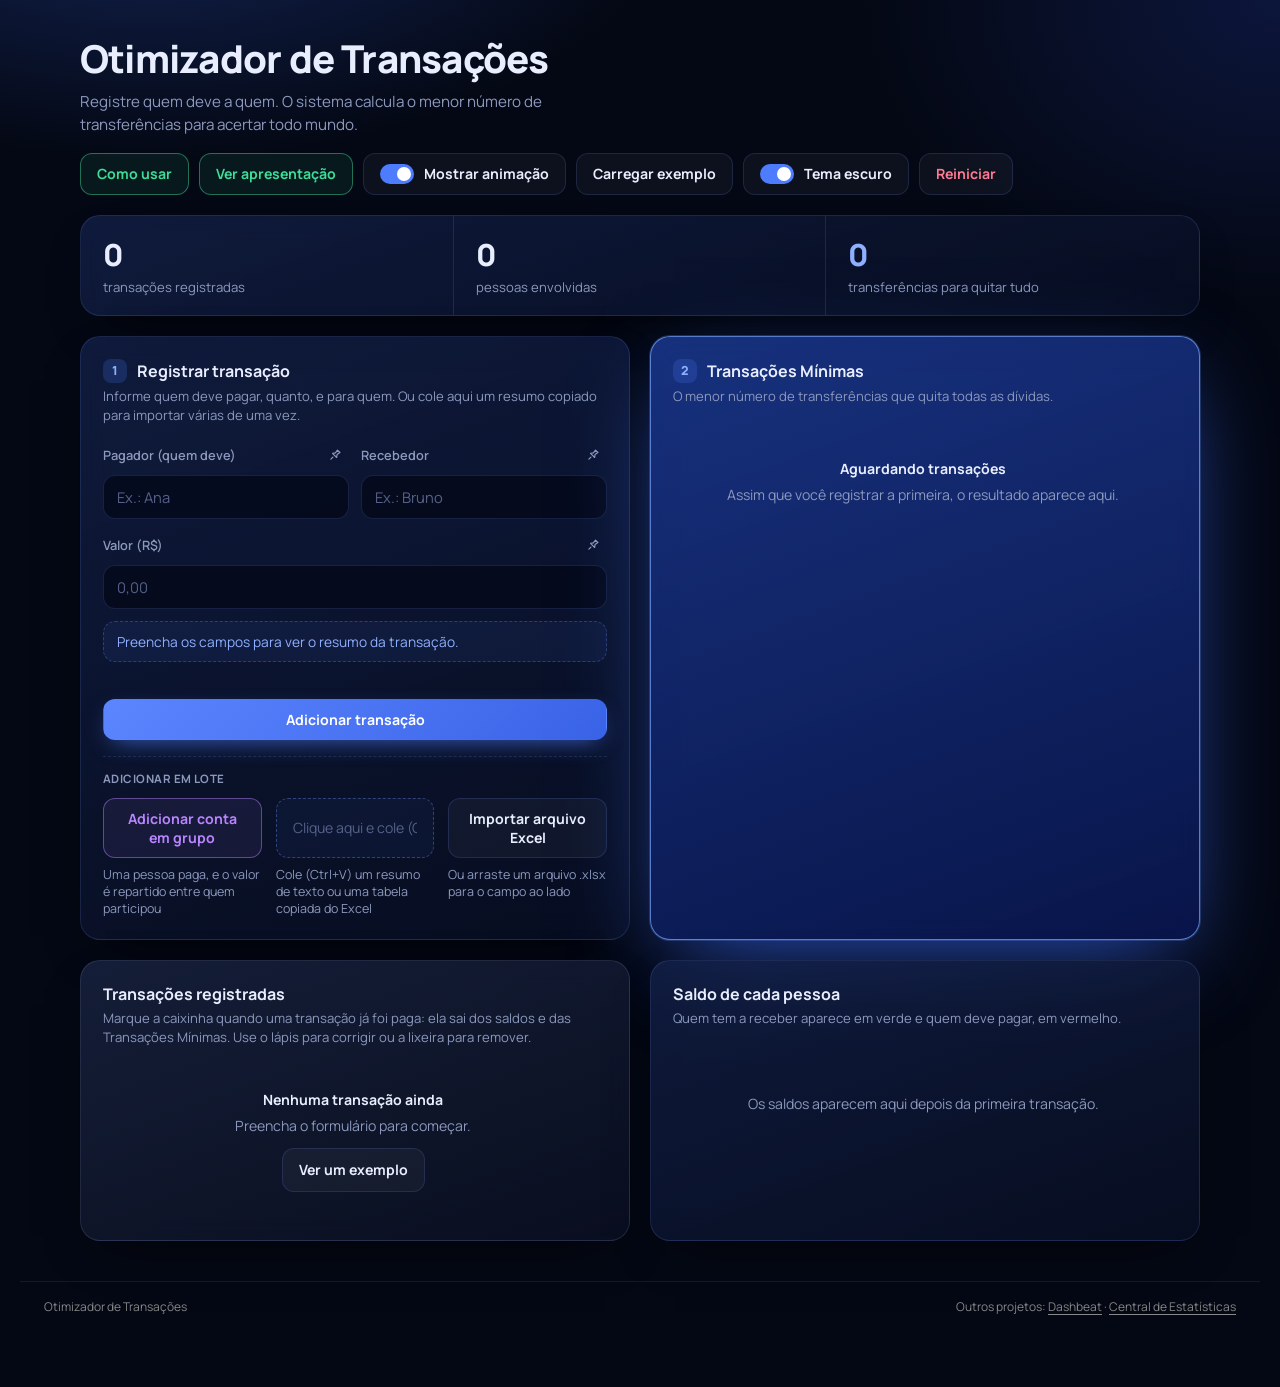
<file: index.html>
<!DOCTYPE html>
<html lang="pt-BR">

<head>
  <meta charset="UTF-8">
  <meta name="viewport" content="width=device-width, initial-scale=1.0">
  <title>Otimizador de Transações</title>
  <script>try { document.documentElement.dataset.theme = localStorage.getItem('otimizador-tema') === 'claro' ? 'light' : 'dark' } catch (e) { }</script>
  <link rel="preconnect" href="https://fonts.googleapis.com">
  <link rel="preconnect" href="https://fonts.gstatic.com" crossorigin>
  <link href="https://fonts.googleapis.com/css2?family=Manrope:wght@400;500;600;700;800&display=swap" rel="stylesheet">
  <link rel="stylesheet" href="css/estilo.css">
</head>

<body>
  <div class="wrap">

    <header>
      <div>
        <h1>Otimizador de Transações</h1>
        <p>Registre quem deve a quem. O sistema calcula o menor número de transferências para acertar todo mundo.</p>
      </div>
      <div class="acoes">
        <a class="btn ajuda" href="documentacao.html">Como usar</a>
        <a class="btn ajuda" href="otimizador_apresentacao.html" target="_blank">Ver apresentação</a>
        <button class="btn alternar" id="btnAnimacao" type="button" role="switch" aria-checked="true"><span
            class="chave" aria-hidden="true"></span>Mostrar animação</button>
        <button class="btn" id="btnExemplo" type="button">Carregar exemplo</button>
        <button class="btn alternar" id="btnTema" type="button" role="switch" aria-checked="true"><span
            class="chave" aria-hidden="true"></span>Tema escuro</button>
        <button class="btn perigo" id="btnLimpar" type="button">Reiniciar</button>
      </div>
    </header>

    <section class="panel resumo" aria-label="Resumo">
      <div><b id="sTrans">0</b><span>transações registradas</span></div>
      <div><b id="sPessoas">0</b><span>pessoas envolvidas</span></div>
      <div class="dest"><b id="sAcertos">0</b><span>transferências para quitar tudo</span></div>
    </section>

    <main class="grade">
      <section class="panel p-form">
        <h2><span class="passo">1</span><span id="tituloForm">Registrar transação</span></h2>
        <p class="sub">Informe quem deve pagar, quanto, e para quem. Ou cole aqui um resumo copiado para importar várias
          de uma vez.</p>
        <form id="form" autocomplete="off" novalidate>
          <div class="campo">
            <div class="rotulo-linha">
              <label for="pagador">Pagador (quem deve)</label>
              <button class="pin" type="button" data-pin="pagador" aria-pressed="false" aria-label="Fixar pagador"
                title="Fixar"><svg width="14" height="14" viewBox="0 0 24 24" fill="none" stroke="currentColor"
                  stroke-width="2" stroke-linecap="round" stroke-linejoin="round">
                  <path d="M12 17v5" />
                  <path d="M9 3h6l-1 6 3 4H7l3-4z" />
                </svg></button>
            </div>
            <input id="pagador" required placeholder="Ex.: Ana">
          </div>
          <div class="campo">
            <div class="rotulo-linha">
              <label for="recebedor">Recebedor</label>
              <button class="pin" type="button" data-pin="recebedor" aria-pressed="false" aria-label="Fixar recebedor"
                title="Fixar"><svg width="14" height="14" viewBox="0 0 24 24" fill="none" stroke="currentColor"
                  stroke-width="2" stroke-linecap="round" stroke-linejoin="round">
                  <path d="M12 17v5" />
                  <path d="M9 3h6l-1 6 3 4H7l3-4z" />
                </svg></button>
            </div>
            <input id="recebedor" required placeholder="Ex.: Bruno">
          </div>
          <div class="campo larga">
            <div class="rotulo-linha">
              <label for="valor">Valor (R$)</label>
              <button class="pin" type="button" data-pin="valor" aria-pressed="false" aria-label="Fixar valor"
                title="Fixar"><svg width="14" height="14" viewBox="0 0 24 24" fill="none" stroke="currentColor"
                  stroke-width="2" stroke-linecap="round" stroke-linejoin="round">
                  <path d="M12 17v5" />
                  <path d="M9 3h6l-1 6 3 4H7l3-4z" />
                </svg></button>
            </div>
            <input id="valor" type="number" inputmode="decimal" step="0.01" min="0.01" required placeholder="0,00">
          </div>
          <div class="previa" id="previa" aria-live="polite">Preencha os campos para ver o resumo da transação.</div>

          <div class="erro" id="erro" role="alert"></div>
          <div class="linha-btns">
            <button class="btn primario" id="btnSalvar" type="submit">Adicionar transação</button>
            <button class="btn" id="btnCancelar" type="button" hidden>Cancelar</button>
          </div>

          <div class="lote-bloco">
            <p class="lote-titulo">Adicionar em lote</p>

            <div class="lote-grade">
              <button class="btn grupo" id="btnDividirConta" type="button">Adicionar conta em grupo</button>
              <input id="colar" class="colar" placeholder="Clique aqui e cole (Ctrl+V)"
                aria-label="Colar um resumo ou uma tabela do Excel">
              <button class="btn" id="btnImportarExcel" type="button">Importar arquivo Excel</button>

              <span class="lote-desc">Uma pessoa paga, e o valor é repartido entre quem participou</span>
              <span class="lote-desc">Cole (Ctrl+V) um resumo de texto ou uma tabela copiada do Excel</span>
              <span class="lote-desc">Ou arraste um arquivo .xlsx para o campo ao lado</span>

              <input type="file" id="arquivoExcel" accept=".xlsx,.xlsm,.csv,.tsv,.txt" hidden>
            </div>
          </div>
        </form>
      </section>

      <section class="panel resultado p-result">
        <div class="cab">
          <div>
            <h2><span class="passo">2</span>Transações Mínimas</h2>
            <p class="sub">O menor número de transferências que quita todas as dívidas.</p>
          </div>
          <div class="cab-acoes" id="cabAcoes" hidden>
            <button class="btn copiar" id="btnCopiar" type="button">Copiar Transações Mínimas</button>
            <button class="btn exportar" id="btnExportar" type="button">Exportar Excel</button>
          </div>
        </div>
        <div class="busca-linha" id="buscaLinhaAcertos" hidden>
          <input type="search" class="busca-lista" id="buscaAcertos" placeholder="Buscar por nome..."
            aria-label="Buscar nas Transações Mínimas por nome">
          <button class="btn ordenar" id="btnOrdenarAcertos" type="button">Ordenar</button>
        </div>
        <ul class="lista" id="listaAcertos"></ul>
        <div class="economia" id="economia" hidden></div>
      </section>

      <section class="panel p-trans">
        <div class="cab">
          <div>
            <h2>Transações registradas</h2>
            <!-- <p class="sub">Use o lápis para corrigir ou a lixeira para remover.</p> -->
            <p class="sub">Marque a caixinha quando uma transação já foi paga: ela sai dos saldos e das Transações
              Mínimas. Use o lápis para corrigir ou a lixeira para remover.</p>
          </div>
          <div class="cab-acoes" id="cabTransAcoes" hidden>
            <button class="btn copiar" id="btnCopiarTrans" type="button">Copiar Transações Registradas</button>
            <button class="btn exportar" id="btnExportarTrans" type="button">Exportar Excel</button>
          </div>
        </div>
        <div class="busca-linha" id="buscaLinhaTrans" hidden>
          <input type="search" class="busca-lista" id="buscaTrans" placeholder="Buscar por nome..."
            aria-label="Buscar nas Transações registradas por nome">
          <button class="btn ordenar" id="btnOrdenarTrans" type="button">Ordenar</button>
        </div>
        <ul class="lista" id="listaTrans"></ul>
      </section>

      <section class="panel p-saldos">
        <h2>Saldo de cada pessoa</h2>
        <p class="sub">Quem tem a receber aparece em verde e quem deve pagar, em vermelho.</p>
        <div class="estatisticas" id="estatisticas" hidden>
          <div class="stat"><span class="stat-rotulo">Quem mais deve</span><span class="stat-valor neg" id="statMaisDeve"></span></div>
          <div class="stat"><span class="stat-rotulo">Quem mais recebe</span><span class="stat-valor pos" id="statMaisRecebe"></span></div>
        </div>
        <ul class="lista" id="listaSaldos"></ul>
      </section>
    </main>
  </div>

  <div id="toast" role="status"><span id="toastMsg"></span><button id="toastBtn" type="button" hidden></button></div>

  <div class="modal-fundo" id="modal" hidden>
    <div class="modal" role="dialog" aria-modal="true" aria-labelledby="modalTitulo" aria-describedby="modalTexto">
      <button class="modal-fechar" id="modalX" type="button" aria-label="Fechar">
        <svg width="18" height="18" viewBox="0 0 24 24" fill="none" stroke="currentColor" stroke-width="2.2"
          stroke-linecap="round">
          <path d="M6 6l12 12M18 6L6 18" />
        </svg>
      </button>
      <h3 id="modalTitulo">Excluir transação?</h3>
      <p id="modalTexto"></p>
      <div class="modal-botoes">
        <button class="btn" id="modalCancelar" type="button">Cancelar</button>
        <button class="btn primario confirmar-exclusao" id="modalConfirmar" type="button">Confirmar exclusão</button>
      </div>
    </div>
  </div>

  <!-- Seu algoritmo original, sem nenhuma alteração -->
  <script src="js/nucleo/algorithm.js"></script>
  <script src="js/interface/tema.js"></script>
  <script src="js/interface/animacao.js"></script>
  <script src="js/interface/autocomplete.js"></script>
  <script src="js/interface/copiar.js"></script>
  <script src="js/interface/ordenar.js"></script>
  <script src="js/interface/parcial.js"></script>
  <script src="js/interface/exportar.js"></script>
  <script src="js/interface/conta-conjunta.js"></script>
  <script src="js/dados/importar.js"></script>
  <script src="js/dados/excel.js"></script>
  <script src="js/app.js"></script>
  <footer style="margin-top:40px;padding:16px 24px;color:#888;font-size:12px;display:flex;justify-content:space-between;flex-wrap:wrap;gap:8px;border-top:1px solid rgba(255,255,255,.07)">
    <span>Otimizador de Transações</span>
    <span>Outros projetos: <a href="https://lui13h.github.io/dashbeat/" target="_blank" rel="noopener" style="color:inherit;text-decoration:underline;text-underline-offset:3px">Dashbeat</a> · <a href="https://central-pro-clubs-2j9o.vercel.app/clips.html" target="_blank" rel="noopener" style="color:inherit;text-decoration:underline;text-underline-offset:3px">Central de Estatísticas</a></span>
  </footer>
</body>

</html>
</file>
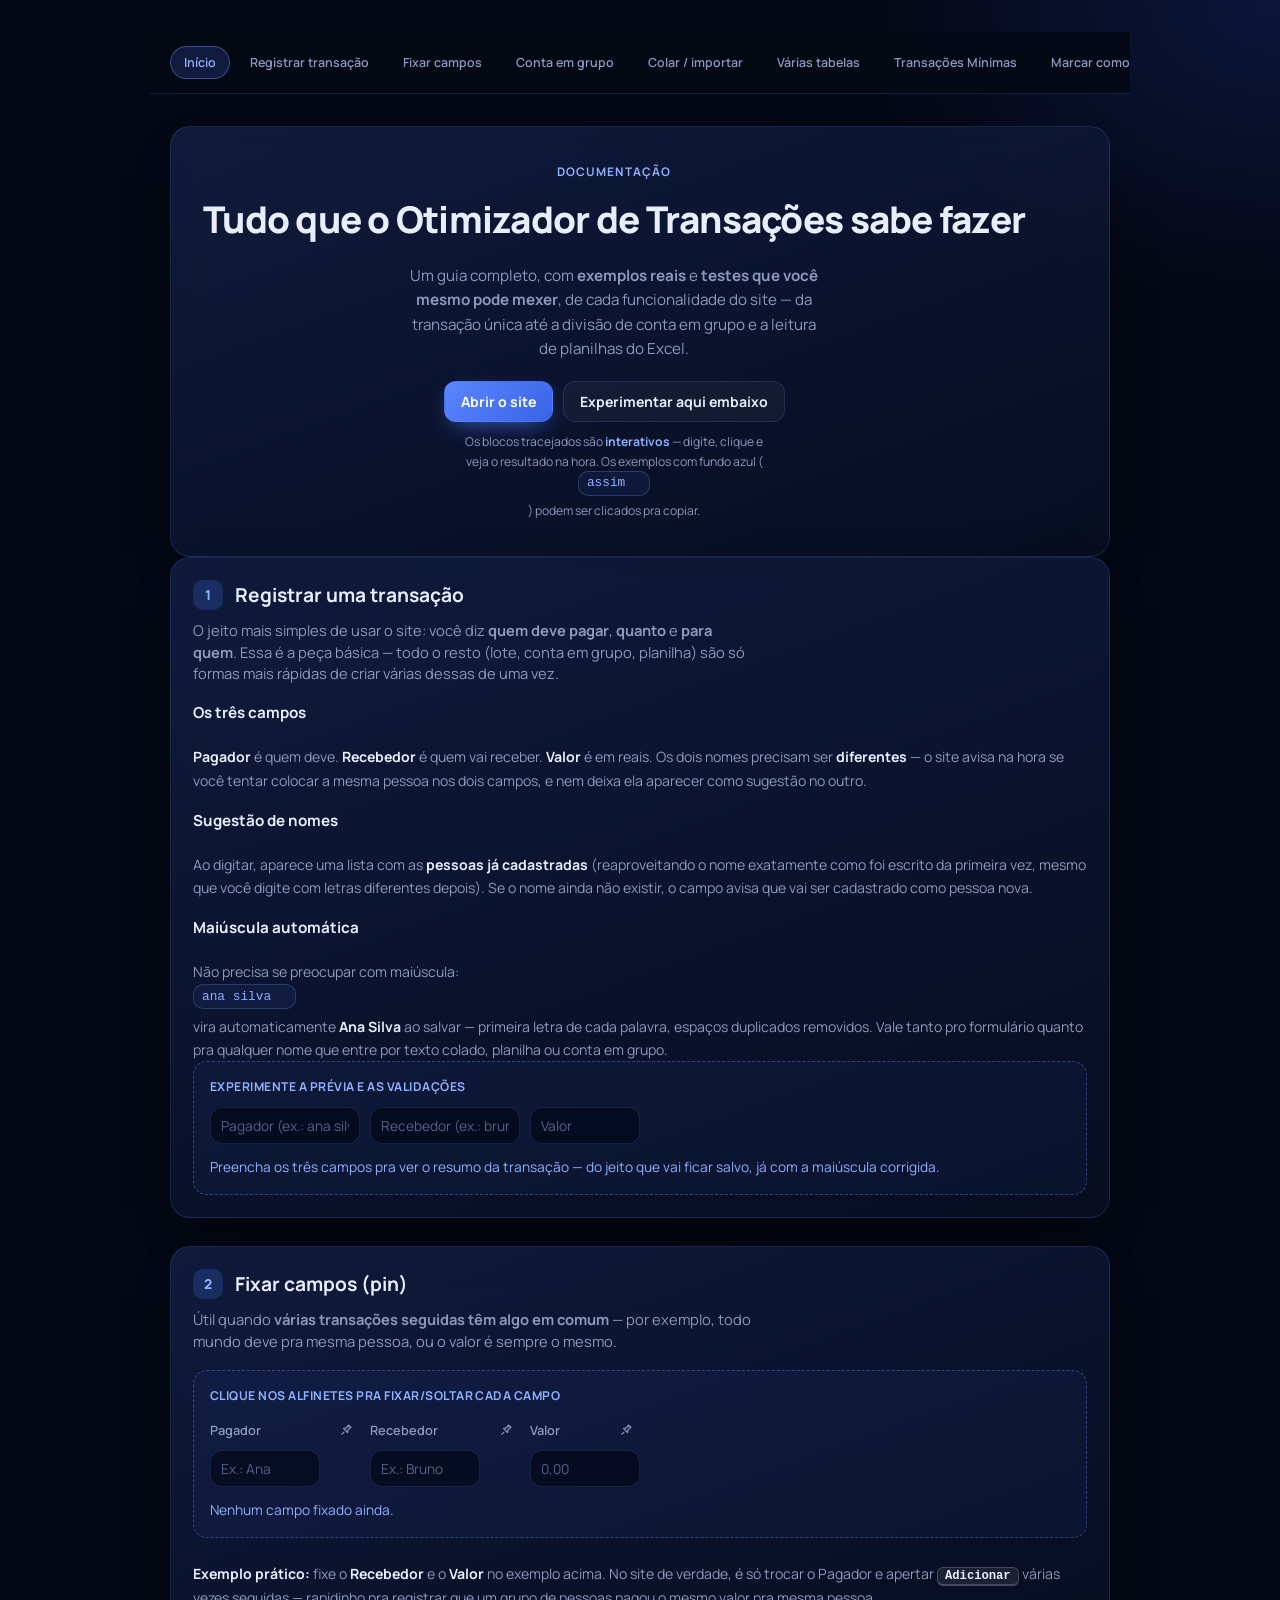
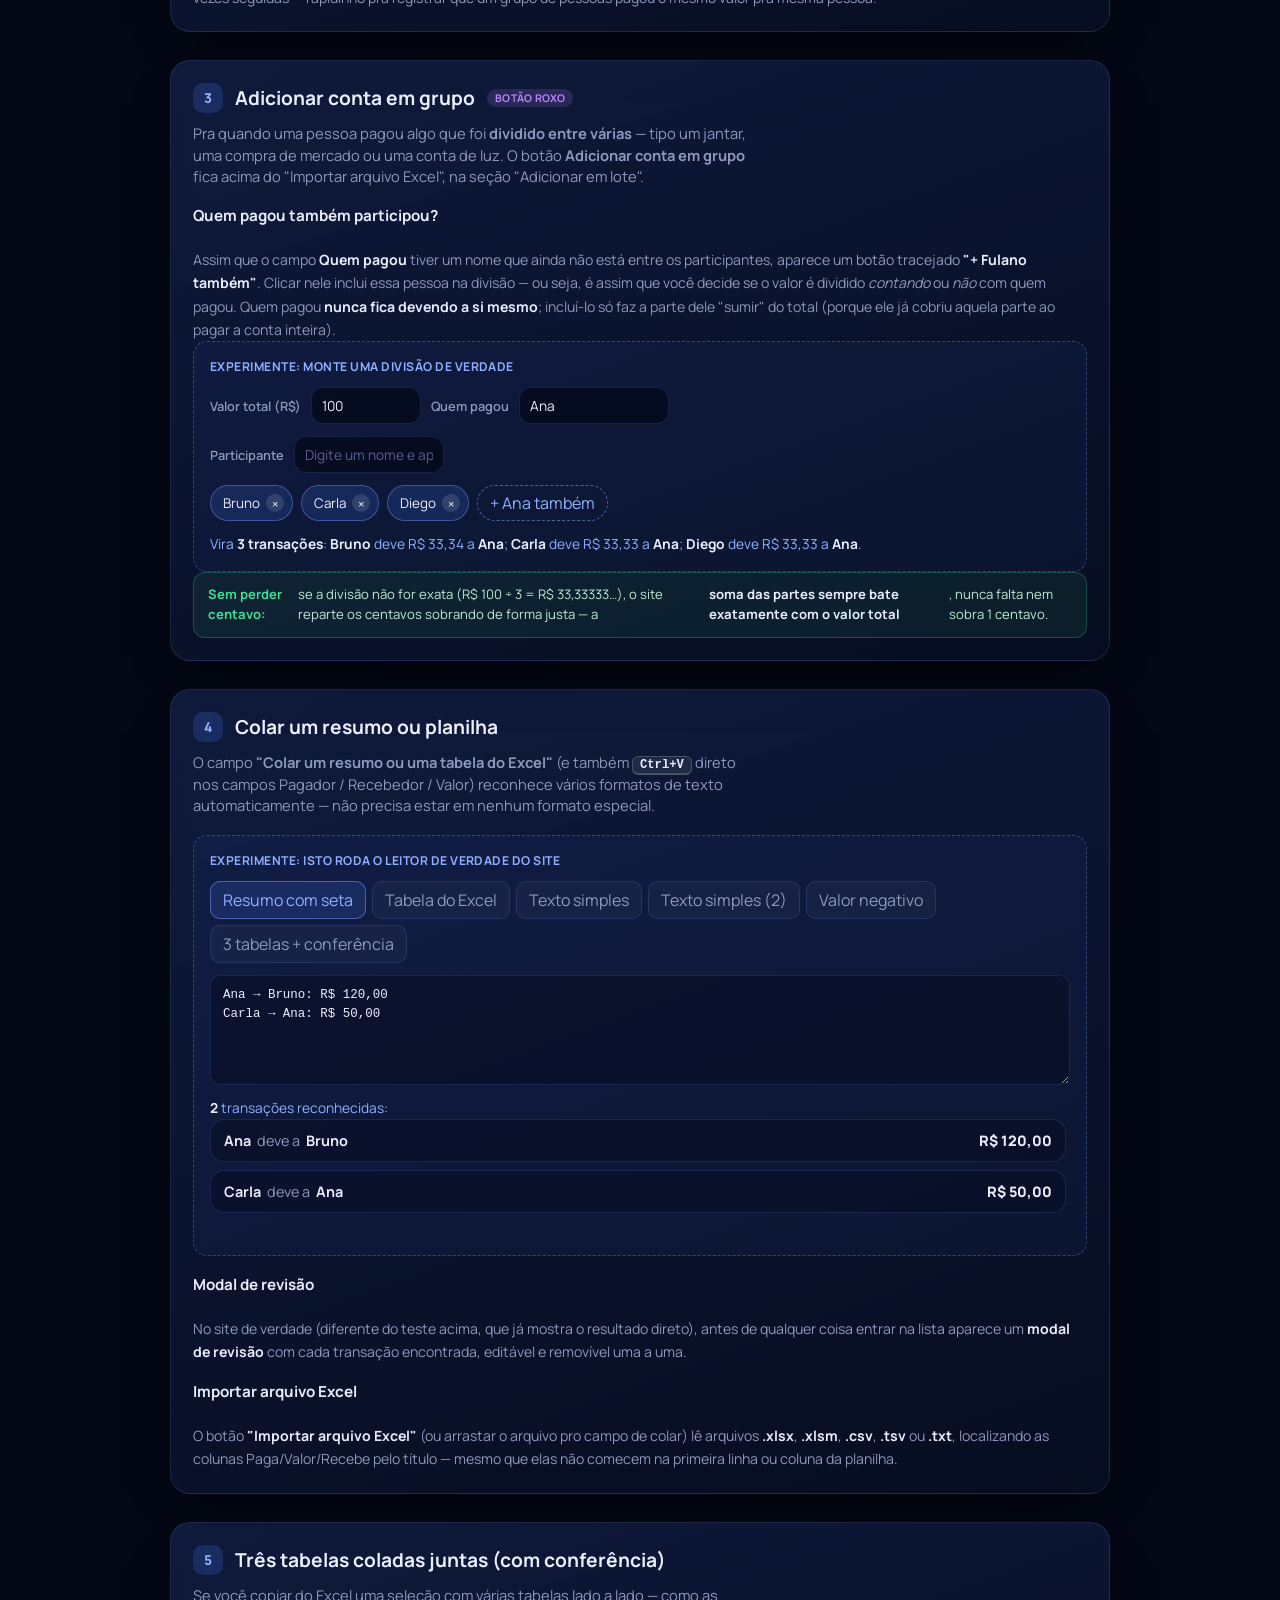
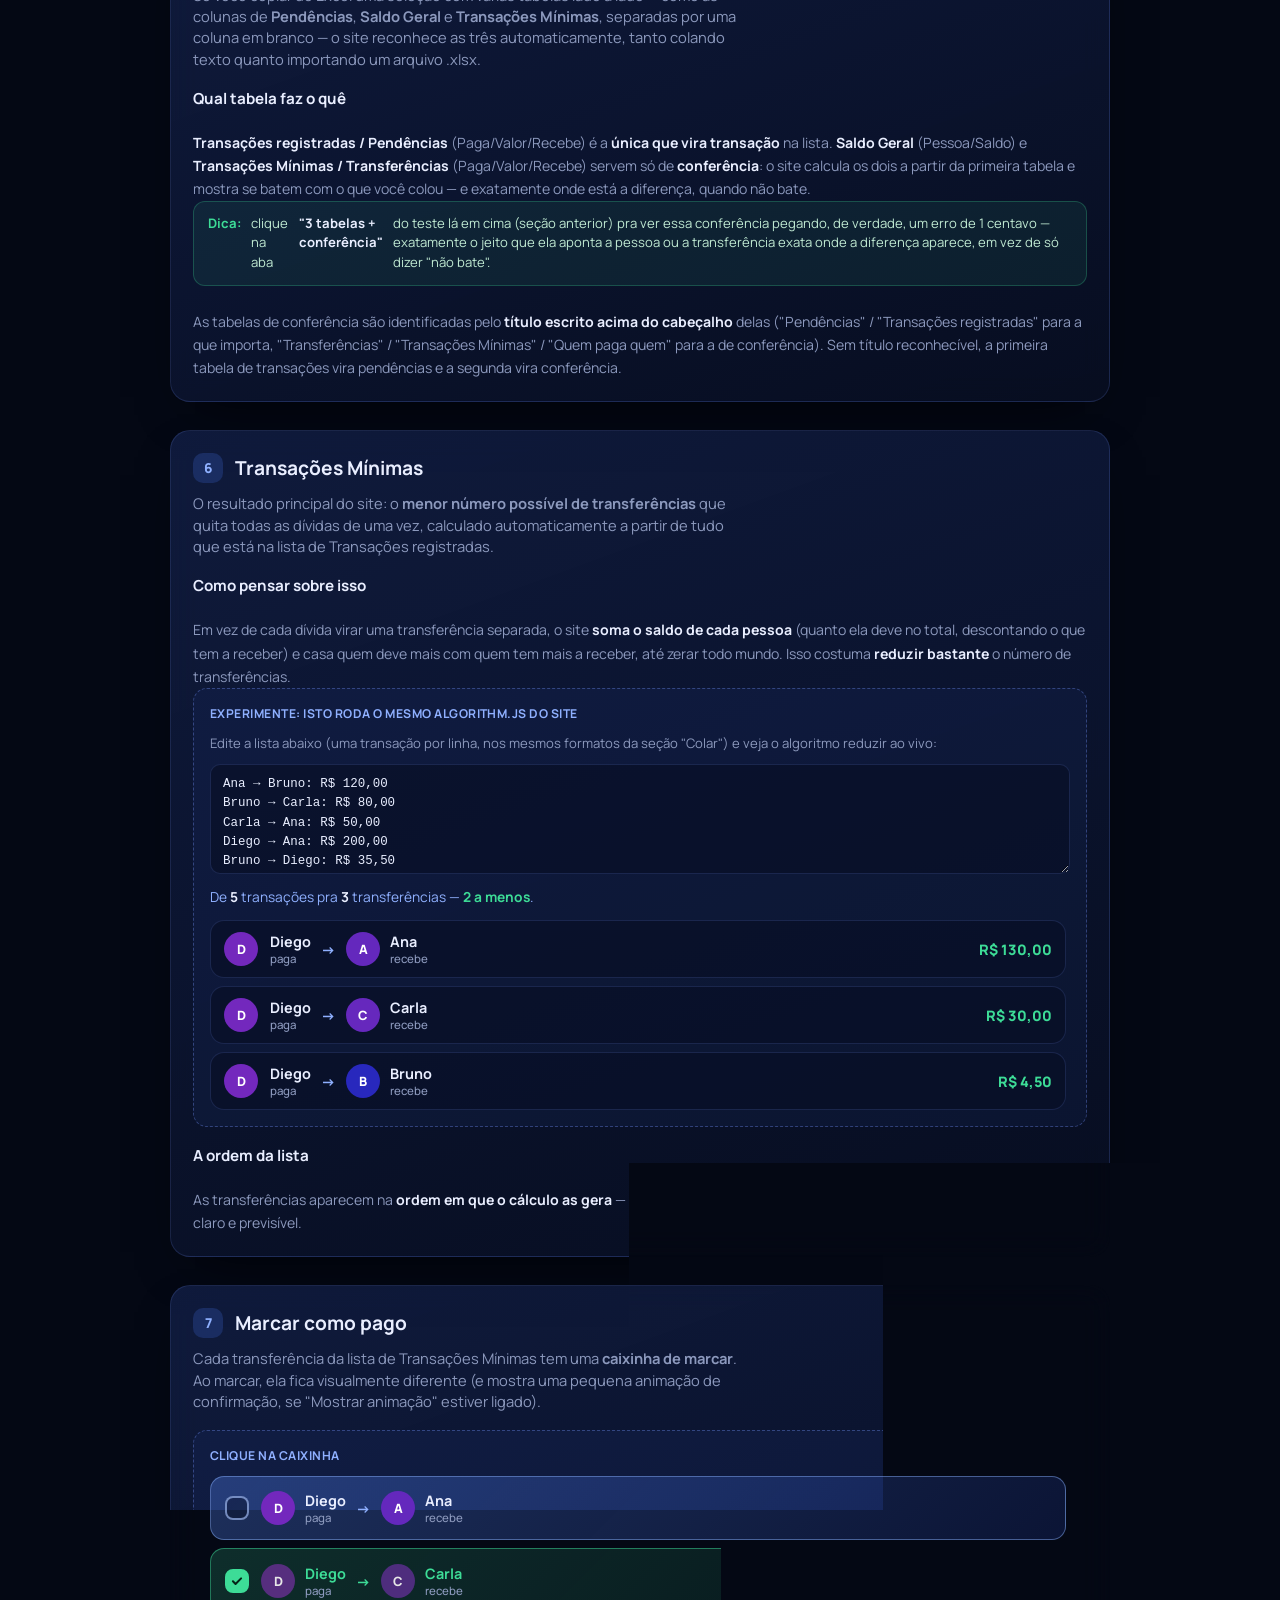
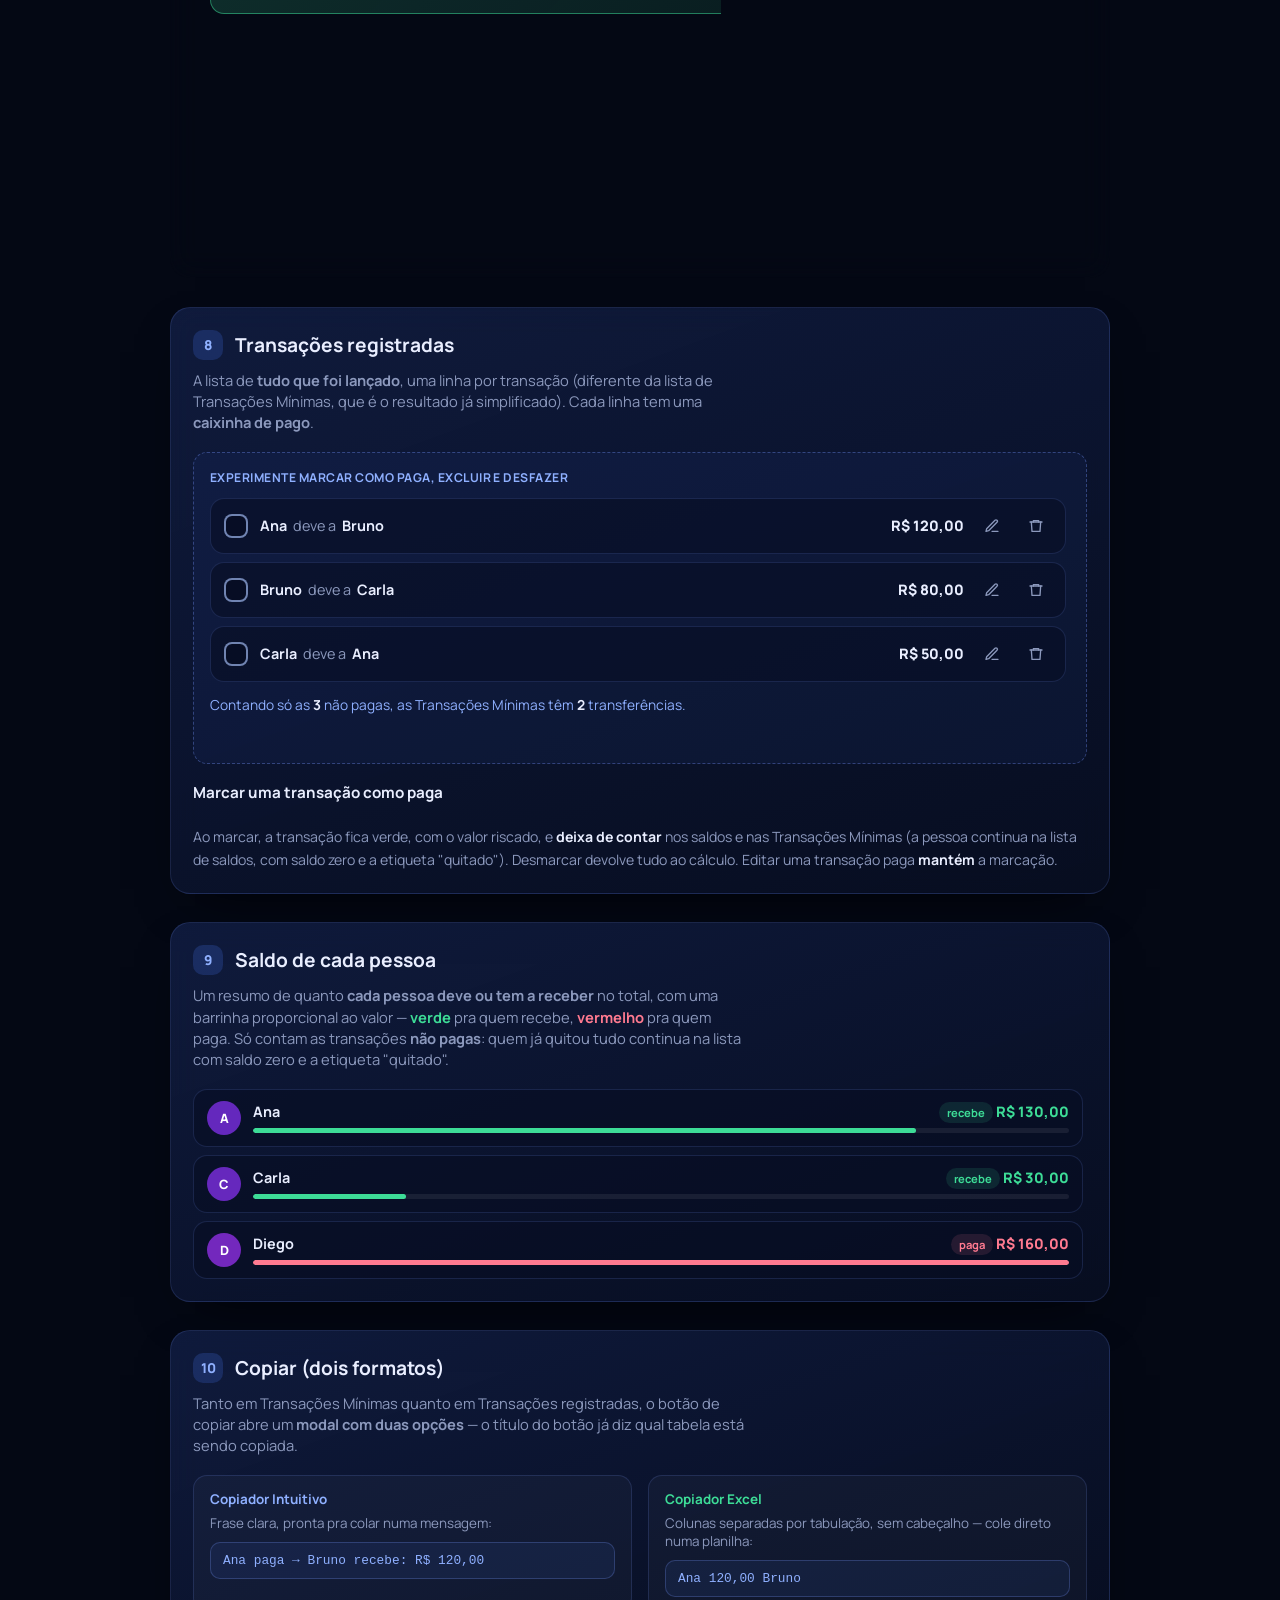
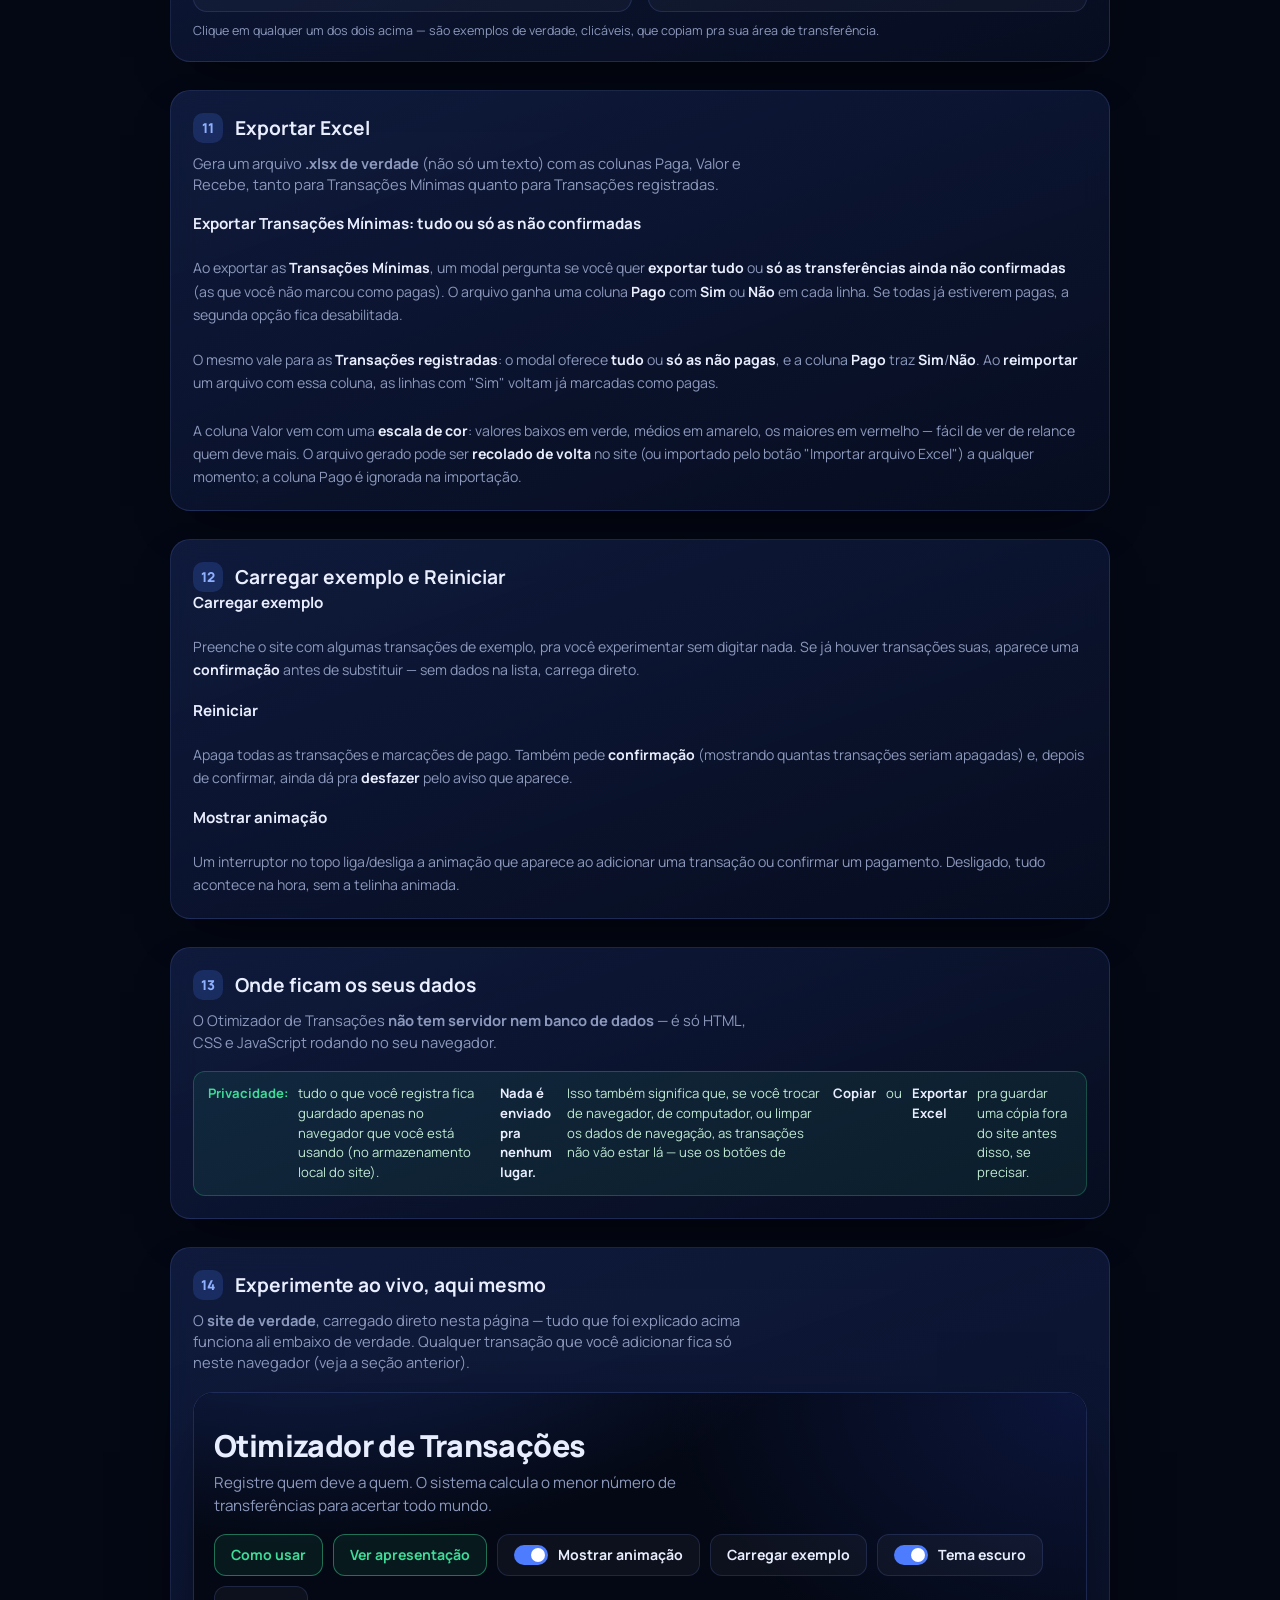
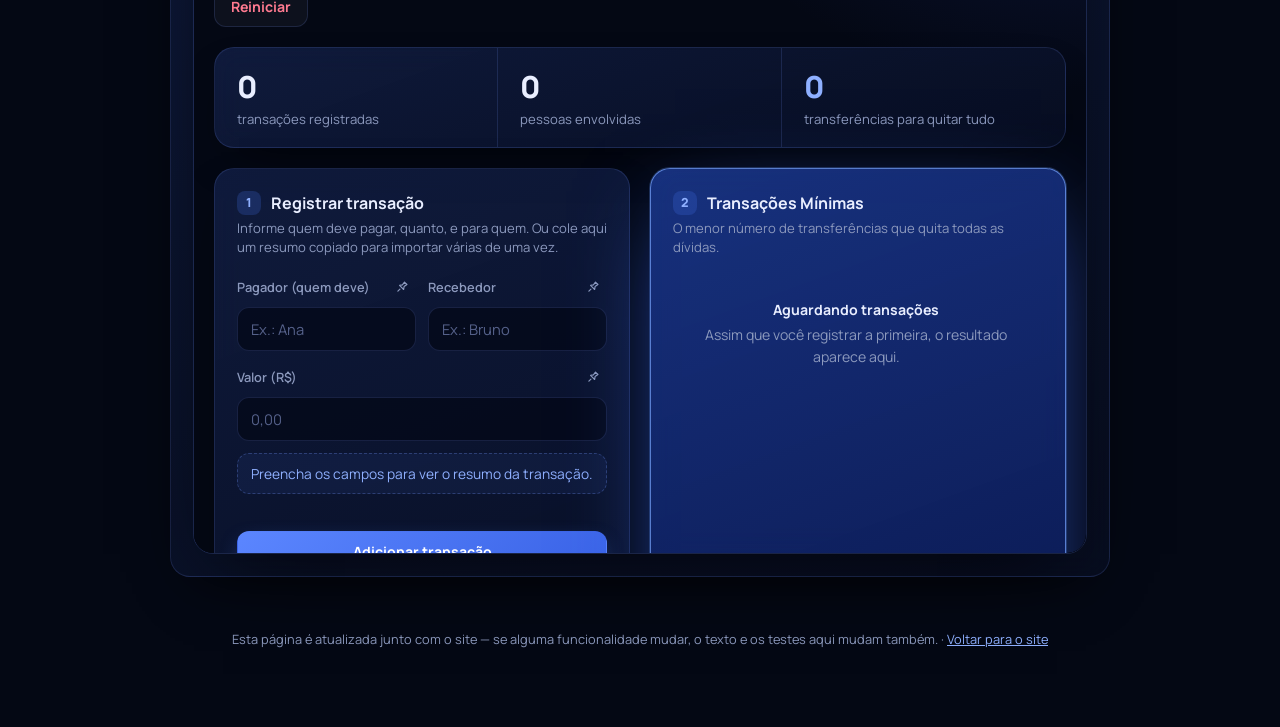
<file: documentacao.html>
<!DOCTYPE html>
<html lang="pt-BR">

<head>
  <meta charset="UTF-8">
  <meta name="viewport" content="width=device-width, initial-scale=1.0">
  <title>Como usar — Otimizador de Transações</title>
  <link rel="preconnect" href="https://fonts.googleapis.com">
  <link rel="preconnect" href="https://fonts.gstatic.com" crossorigin>
  <link href="https://fonts.googleapis.com/css2?family=Manrope:wght@400;500;600;700;800&display=swap" rel="stylesheet">
  <link rel="stylesheet" href="css/estilo.css">
  <style>
    /* Esta página reaproveita css/estilo.css (mesmas cores, fontes, botões, chips,
       itens de lista, selos de conferência) pra que os exemplos aqui dentro fiquem
       idênticos ao site de verdade e continuem iguais automaticamente se o visual
       do site mudar. Os widgets interativos também reaproveitam o código de
       verdade (algorithm.js e importar.js, carregados como <script> no fim da
       página) — não são cópias fingidas, é a mesma lógica rodando aqui. O que vem
       abaixo é só o necessário pra montar a página de documentação em si. */

    body {
      max-width: 980px;
      margin: 0 auto;
      padding-bottom: 80px
    }

    .doc-nav {
      position: sticky;
      top: 0;
      z-index: 15;
      display: flex;
      gap: 6px;
      overflow-x: auto;
      padding: 14px 20px;
      margin: 0 -20px 32px;
      background: rgba(4, 8, 20, .88);
      backdrop-filter: blur(10px);
      border-bottom: 1px solid var(--line);
      scrollbar-width: none
    }

    .doc-nav::-webkit-scrollbar {
      display: none
    }

    .doc-nav a {
      flex: none;
      padding: 7px 13px;
      border-radius: 99px;
      font-size: .78rem;
      font-weight: 600;
      color: var(--mut);
      text-decoration: none;
      border: 1px solid transparent;
      white-space: nowrap;
      transition: background .15s, color .15s, border-color .15s
    }

    .doc-nav a:hover {
      background: rgba(255, 255, 255, .06);
      color: var(--txt)
    }

    .doc-nav a.ativo {
      background: rgba(77, 124, 255, .18);
      border-color: rgba(120, 150, 255, .4);
      color: var(--blue2)
    }

    .doc-hero {
      padding: 36px 32px;
      text-align: center;
      display: grid;
      gap: 14px;
      justify-items: center
    }

    .doc-hero .eyebrow {
      font-size: .74rem;
      font-weight: 700;
      letter-spacing: .08em;
      text-transform: uppercase;
      color: var(--blue2)
    }

    .doc-hero h1 {
      font-size: clamp(1.7rem, 4vw, 2.3rem);
      font-weight: 800;
      letter-spacing: -.02em;
      max-width: 36ch
    }

    .doc-hero p {
      color: var(--mut);
      max-width: 46ch;
      line-height: 1.6
    }

    .doc-hero .acoes {
      display: flex;
      gap: 10px;
      flex-wrap: wrap;
      justify-content: center;
      margin-top: 6px
    }

    section.doc {
      scroll-margin-top: 76px;
      margin-bottom: 28px
    }

    section.doc .passo {
      width: 30px;
      height: 30px;
      border-radius: 10px;
      font-size: .85rem
    }

    section.doc h2 {
      display: flex;
      align-items: center;
      gap: 12px;
      font-size: 1.2rem
    }

    section.doc .sub {
      margin: 10px 0 18px;
      font-size: .92rem;
      max-width: 62ch
    }

    .doc-bloco {
      display: grid;
      gap: 16px;
      margin-top: 18px
    }

    .doc-bloco:first-of-type {
      margin-top: 0
    }

    .doc-bloco h3 {
      font-size: .95rem;
      font-weight: 700;
      color: var(--txt);
      display: flex;
      align-items: center;
      gap: 8px
    }

    .doc-bloco p {
      color: var(--mut);
      font-size: .88rem;
      line-height: 1.65;
      margin-top: 6px
    }

    .doc-bloco p strong,
    .doc-dica strong {
      color: var(--txt);
      font-weight: 700
    }

    kbd {
      font-family: 'SFMono-Regular', Consolas, Menlo, monospace;
      font-size: .76rem;
      font-weight: 700;
      color: var(--txt);
      background: rgba(255, 255, 255, .08);
      border: 1px solid rgba(255, 255, 255, .18);
      border-bottom-width: 2px;
      border-radius: 6px;
      padding: 1px 7px;
      white-space: nowrap
    }

    .doc-exemplo {
      padding: 14px 16px;
      border-radius: 14px;
      background: rgba(255, 255, 255, .03);
      border: 1px solid var(--line);
      font-size: .84rem
    }

    .doc-grade2 {
      display: grid;
      grid-template-columns: 1fr 1fr;
      gap: 16px
    }

    .doc-mono-caixa {
      position: relative
    }

    .doc-mono {
      font-family: 'SFMono-Regular', Consolas, Menlo, monospace;
      font-size: .8rem;
      color: var(--blue2);
      background: rgba(77, 124, 255, .08);
      border: 1px solid rgba(120, 150, 255, .25);
      border-radius: 10px;
      padding: 10px 40px 10px 12px;
      overflow-x: auto;
      white-space: pre;
      cursor: pointer;
      transition: border-color .15s, background .15s
    }

    .doc-mono:hover {
      border-color: rgba(120, 150, 255, .55);
      background: rgba(77, 124, 255, .13)
    }

    .doc-mono-copiado {
      position: absolute;
      top: 8px;
      right: 10px;
      font-size: .68rem;
      font-weight: 700;
      color: var(--pos);
      opacity: 0;
      transition: opacity .2s;
      pointer-events: none
    }

    .doc-mono-copiado.on {
      opacity: 1
    }

    .doc-mono-dica {
      position: absolute;
      bottom: 8px;
      right: 10px;
      font-size: .62rem;
      font-weight: 600;
      letter-spacing: .03em;
      text-transform: uppercase;
      color: rgba(143, 176, 255, .55);
      pointer-events: none
    }

    .doc-dica {
      display: flex;
      gap: 10px;
      align-items: flex-start;
      padding: 12px 14px;
      border-radius: 12px;
      background: rgba(61, 220, 151, .08);
      border: 1px solid rgba(61, 220, 151, .25);
      font-size: .82rem;
      color: #bfe9d2;
      line-height: 1.5
    }

    .doc-dica b {
      color: var(--pos)
    }

    .doc-chips-demo {
      display: flex;
      flex-wrap: wrap;
      gap: 8px
    }

    .doc-chip {
      display: inline-flex;
      align-items: center;
      gap: 6px;
      padding: 6px 8px 6px 12px;
      border-radius: 99px;
      background: rgba(77, 124, 255, .16);
      border: 1px solid rgba(120, 150, 255, .4);
      font-size: .84rem;
      color: var(--txt)
    }

    .doc-chip button {
      display: grid;
      place-items: center;
      width: 18px;
      height: 18px;
      border: 0;
      border-radius: 50%;
      background: rgba(255, 255, 255, .12);
      color: inherit;
      font-size: .68rem;
      cursor: pointer;
      font: inherit
    }

    .doc-chip button:hover {
      background: rgba(255, 122, 144, .35);
      color: var(--neg)
    }

    .doc-chip-sugestao {
      background: transparent;
      border-style: dashed;
      border-color: rgba(140, 170, 255, .5);
      color: var(--blue2);
      cursor: pointer;
      padding: 6px 12px;
      font: inherit
    }

    .doc-widget {
      display: grid;
      gap: 12px;
      padding: 16px;
      border-radius: 14px;
      background: rgba(77, 124, 255, .06);
      border: 1px dashed rgba(120, 150, 255, .35)
    }

    .doc-widget-titulo {
      display: flex;
      align-items: center;
      gap: 8px;
      font-size: .76rem;
      font-weight: 700;
      letter-spacing: .04em;
      text-transform: uppercase;
      color: var(--blue2)
    }

    .doc-widget-titulo svg {
      flex: none
    }

    .doc-widget-linha {
      display: flex;
      gap: 10px;
      align-items: center;
      flex-wrap: wrap
    }

    .doc-widget-linha label {
      font-size: .8rem;
      color: var(--mut);
      font-weight: 600
    }

    .doc-widget input:not([type=checkbox]) {
      width: 110px;
      padding: 8px 10px;
      font-size: .86rem
    }

    .doc-widget input.doc-input-nome {
      width: 150px
    }

    .doc-widget textarea {
      width: 100%;
      min-height: 110px;
      padding: 10px 12px;
      border-radius: 10px;
      border: 1px solid var(--line);
      background: rgba(8, 14, 36, .6);
      color: var(--txt);
      font-family: 'SFMono-Regular', Consolas, Menlo, monospace;
      font-size: .78rem;
      line-height: 1.55;
      resize: vertical
    }

    .doc-widget textarea:focus-visible {
      outline: 2px solid var(--blue);
      outline-offset: 1px
    }

    .doc-resultado {
      font-size: .86rem;
      color: var(--blue2);
      line-height: 1.6
    }

    .doc-resultado strong {
      color: var(--txt)
    }

    .doc-resultado.doc-resultado-aviso {
      color: #f3d28a
    }

    .doc-tabs {
      display: flex;
      gap: 6px;
      flex-wrap: wrap
    }

    .doc-tab {
      padding: 7px 12px;
      border-radius: 10px;
      border: 1px solid var(--line);
      background: rgba(255, 255, 255, .03);
      color: var(--mut);
      font-size: .78rem;
      font-weight: 600;
      cursor: pointer;
      font: inherit
    }

    .doc-tab.ativa {
      background: rgba(77, 124, 255, .16);
      border-color: rgba(120, 150, 255, .5);
      color: var(--blue2)
    }

    .doc-tab-painel[hidden] {
      display: none
    }

    .doc-lista-demo {
      max-height: 230px
    }

    .doc-lista-demo .vazio {
      padding: 16px;
      color: var(--mut);
      font-size: .82rem;
      text-align: center
    }

    .doc-badge {
      font-size: .66rem;
      font-weight: 700;
      letter-spacing: .03em;
      text-transform: uppercase;
      padding: 2px 8px;
      border-radius: 99px
    }

    .doc-badge.azul {
      color: var(--blue2);
      background: rgba(77, 124, 255, .16)
    }

    .doc-badge.roxo {
      color: var(--grupo);
      background: rgba(185, 133, 255, .16)
    }

    .doc-badge.verde {
      color: var(--pos);
      background: rgba(61, 220, 151, .14)
    }

    .doc-iframe-caixa {
      border-radius: var(--radius);
      overflow: hidden;
      border: 1px solid var(--line);
      box-shadow: 0 30px 80px -30px rgba(0, 0, 0, .8)
    }

    .doc-iframe-caixa iframe {
      display: block;
      width: 100%;
      height: 760px;
      border: 0;
      background: var(--bg)
    }

    .doc-rodape {
      text-align: center;
      color: var(--mut);
      font-size: .8rem;
      padding-top: 24px;
      line-height: 1.6
    }

    .doc-rodape a {
      color: var(--blue2)
    }

    @media (max-width: 760px) {
      .doc-grade2 {
        grid-template-columns: 1fr
      }

      .doc-iframe-caixa iframe {
        height: 620px
      }
    }

    /* Abaixo de 520px o body do site (css/estilo.css) muda o padding lateral
       de 20px pra 14px — a barra de navegação precisa acompanhar, senão sangra
       além da borda da tela e causa rolagem horizontal. */
    @media (max-width: 520px) {
      .doc-nav {
        margin: 0 -14px 32px;
        padding: 14px
      }
    }

    @media (prefers-reduced-motion: reduce) {
      html {
        scroll-behavior: auto
      }
    }

    html {
      scroll-behavior: smooth
    }
  </style>
</head>

<body>

  <nav class="doc-nav" id="docNav" aria-label="Seções desta página">
    <a href="#inicio">Início</a>
    <a href="#registrar">Registrar transação</a>
    <a href="#fixar">Fixar campos</a>
    <a href="#grupo">Conta em grupo</a>
    <a href="#colar">Colar / importar</a>
    <a href="#multitabela">Várias tabelas</a>
    <a href="#minimas">Transações Mínimas</a>
    <a href="#pago">Marcar como pago</a>
    <a href="#registradas">Transações registradas</a>
    <a href="#saldos">Saldo de cada pessoa</a>
    <a href="#copiar">Copiar</a>
    <a href="#exportar">Exportar Excel</a>
    <a href="#topo">Exemplo / Reiniciar</a>
    <a href="#dados">Seus dados</a>
    <a href="#experimente">Experimente ao vivo</a>
  </nav>

  <header class="doc-hero panel" id="inicio">
    <span class="eyebrow">Documentação</span>
    <h1>Tudo que o Otimizador de Transações sabe fazer</h1>
    <p>Um guia completo, com <strong>exemplos reais</strong> e <strong>testes que você mesmo pode mexer</strong>, de
      cada funcionalidade do site — da transação única até a divisão de conta em grupo e a leitura de planilhas do
      Excel.</p>
    <div class="acoes">
      <a class="btn primario" href="index.html">Abrir o site</a>
      <a class="btn" href="#experimente">Experimentar aqui embaixo</a>
    </div>
    <p style="font-size:.76rem;color:var(--mut);margin-top:-4px">Os blocos tracejados são <strong
        style="color:var(--blue2)">interativos</strong> — digite, clique e veja o resultado na hora. Os exemplos com
      fundo azul (<span class="doc-mono" style="padding:1px 24px 1px 8px;display:inline-block">assim</span>) podem
      ser clicados pra copiar.</p>
  </header>

  <section class="doc panel" id="registrar">
    <h2><span class="passo">1</span>Registrar uma transação</h2>
    <p class="sub">O jeito mais simples de usar o site: você diz <strong>quem deve pagar</strong>,
      <strong>quanto</strong>
      e <strong>para quem</strong>. Essa é a peça básica — todo o resto (lote, conta em grupo, planilha) são só
      formas mais rápidas de criar várias dessas de uma vez.
    </p>

    <div class="doc-bloco">
      <h3>Os três campos</h3>
      <p><strong>Pagador</strong> é quem deve. <strong>Recebedor</strong> é quem vai receber. <strong>Valor</strong>
        é em reais. Os dois nomes precisam ser <strong>diferentes</strong> — o site avisa na hora se você tentar
        colocar a mesma pessoa nos dois campos, e nem deixa ela aparecer como sugestão no outro.</p>
    </div>

    <div class="doc-bloco">
      <h3>Sugestão de nomes</h3>
      <p>Ao digitar, aparece uma lista com as <strong>pessoas já cadastradas</strong> (reaproveitando o nome
        exatamente como foi escrito da primeira vez, mesmo que você digite com letras diferentes depois). Se o nome
        ainda não existir, o campo avisa que vai ser cadastrado como pessoa nova.</p>
    </div>

    <div class="doc-bloco">
      <h3>Maiúscula automática</h3>
      <p>Não precisa se preocupar com maiúscula: <span class="doc-mono"
          style="display:inline-block;padding:1px 24px 1px 8px">ana silva</span> vira automaticamente <strong>Ana
          Silva</strong> ao salvar — primeira letra de cada palavra, espaços duplicados removidos. Vale tanto pro
        formulário quanto pra qualquer nome que entre por texto colado, planilha ou conta em grupo.</p>
    </div>

    <div class="doc-widget">
      <span class="doc-widget-titulo">Experimente a prévia e as validações</span>
      <div class="doc-widget-linha">
        <input id="docPrevPagador" class="doc-input-nome" placeholder="Pagador (ex.: ana silva)">
        <input id="docPrevRecebedor" class="doc-input-nome" placeholder="Recebedor (ex.: bruno)">
        <input id="docPrevValor" type="number" step="0.01" placeholder="Valor">
      </div>
      <p class="doc-resultado" id="docPrevResultado">Preencha os três campos pra ver o resumo da transação — do jeito
        que vai ficar salvo, já com a maiúscula corrigida.</p>
    </div>
  </section>

  <section class="doc panel" id="fixar">
    <h2><span class="passo">2</span>Fixar campos (pin)</h2>
    <p class="sub">Útil quando <strong>várias transações seguidas têm algo em comum</strong> — por exemplo, todo
      mundo deve pra mesma pessoa, ou o valor é sempre o mesmo.</p>

    <div class="doc-widget">
      <span class="doc-widget-titulo">Clique nos alfinetes pra fixar/soltar cada campo</span>
      <div class="doc-widget-linha" id="docPinCampos">
        <div class="campo" data-campo="pagador" style="min-width:150px">
          <div class="rotulo-linha">
            <label>Pagador</label>
            <button class="pin" type="button" data-pin="pagador" aria-pressed="false" title="Fixar"><svg width="14"
                height="14" viewBox="0 0 24 24" fill="none" stroke="currentColor" stroke-width="2"
                stroke-linecap="round" stroke-linejoin="round">
                <path d="M12 17v5" />
                <path d="M9 3h6l-1 6 3 4H7l3-4z" />
              </svg></button>
          </div>
          <input placeholder="Ex.: Ana" disabled>
        </div>
        <div class="campo" data-campo="recebedor" style="min-width:150px">
          <div class="rotulo-linha">
            <label>Recebedor</label>
            <button class="pin" type="button" data-pin="recebedor" aria-pressed="false" title="Fixar"><svg width="14"
                height="14" viewBox="0 0 24 24" fill="none" stroke="currentColor" stroke-width="2"
                stroke-linecap="round" stroke-linejoin="round">
                <path d="M12 17v5" />
                <path d="M9 3h6l-1 6 3 4H7l3-4z" />
              </svg></button>
          </div>
          <input placeholder="Ex.: Bruno" disabled>
        </div>
        <div class="campo" data-campo="valor" style="min-width:110px">
          <div class="rotulo-linha">
            <label>Valor</label>
            <button class="pin" type="button" data-pin="valor" aria-pressed="false" title="Fixar"><svg width="14"
                height="14" viewBox="0 0 24 24" fill="none" stroke="currentColor" stroke-width="2"
                stroke-linecap="round" stroke-linejoin="round">
                <path d="M12 17v5" />
                <path d="M9 3h6l-1 6 3 4H7l3-4z" />
              </svg></button>
          </div>
          <input placeholder="0,00" disabled>
        </div>
      </div>
      <p class="doc-resultado" id="docPinResultado">Nenhum campo fixado ainda.</p>
    </div>

    <div class="doc-bloco">
      <p><strong>Exemplo prático:</strong> fixe o <strong>Recebedor</strong> e o <strong>Valor</strong> no exemplo
        acima. No site de verdade, é só trocar o Pagador e apertar <kbd>Adicionar</kbd> várias vezes seguidas —
        rapidinho pra registrar que um grupo de pessoas pagou o mesmo valor pra mesma pessoa.</p>
    </div>
  </section>

  <section class="doc panel" id="grupo">
    <h2><span class="passo">3</span>Adicionar conta em grupo <span class="doc-badge roxo">botão roxo</span></h2>
    <p class="sub">Pra quando uma pessoa pagou algo que foi <strong>dividido entre várias</strong> — tipo um jantar,
      uma compra de mercado ou uma conta de luz. O botão <strong>Adicionar conta em grupo</strong> fica acima do
      "Importar arquivo Excel", na seção "Adicionar em lote".</p>

    <div class="doc-bloco">
      <h3>Quem pagou também participou?</h3>
      <p>Assim que o campo <strong>Quem pagou</strong> tiver um nome que ainda não está entre os participantes,
        aparece um botão tracejado <strong>"+ Fulano também"</strong>. Clicar nele inclui essa pessoa na divisão —
        ou seja, é assim que você decide se o valor é dividido <em>contando</em> ou <em>não</em> com quem pagou.
        Quem pagou <strong>nunca fica devendo a si mesmo</strong>; incluí-lo só faz a parte dele "sumir" do total
        (porque ele já cobriu aquela parte ao pagar a conta inteira).</p>
    </div>

    <div class="doc-widget">
      <span class="doc-widget-titulo">Experimente: monte uma divisão de verdade</span>
      <div class="doc-widget-linha">
        <label for="docGrupoValor">Valor total (R$)</label>
        <input id="docGrupoValor" type="number" step="0.01" min="0.01" value="100">
        <label for="docGrupoPagador">Quem pagou</label>
        <input id="docGrupoPagador" class="doc-input-nome" value="Ana">
      </div>
      <div class="doc-widget-linha">
        <label for="docGrupoParticipante">Participante</label>
        <input id="docGrupoParticipante" class="doc-input-nome" placeholder="Digite um nome e aperte Enter">
      </div>
      <div class="doc-chips-demo" id="docGrupoChips"></div>
      <p class="doc-resultado" id="docGrupoResultado"></p>
    </div>

    <div class="doc-dica">
      <b>Sem perder centavo:</b> se a divisão não for exata (R$ 100 ÷ 3 = R$ 33,33333…), o site reparte os centavos
      sobrando de forma justa — a <strong>soma das partes sempre bate exatamente com o valor total</strong>, nunca
      falta nem sobra 1 centavo.
    </div>
  </section>

  <section class="doc panel" id="colar">
    <h2><span class="passo">4</span>Colar um resumo ou planilha</h2>
    <p class="sub">O campo <strong>"Colar um resumo ou uma tabela do Excel"</strong> (e também <kbd>Ctrl+V</kbd>
      direto nos campos Pagador / Recebedor / Valor) reconhece vários formatos de texto automaticamente — não
      precisa estar em nenhum formato especial.</p>

    <div class="doc-widget">
      <span class="doc-widget-titulo">Experimente: isto roda o leitor de verdade do site</span>
      <div class="doc-tabs" id="docParserTabs">
        <button class="doc-tab ativa" type="button" data-exemplo="seta">Resumo com seta</button>
        <button class="doc-tab" type="button" data-exemplo="tabela">Tabela do Excel</button>
        <button class="doc-tab" type="button" data-exemplo="simples1">Texto simples</button>
        <button class="doc-tab" type="button" data-exemplo="simples2">Texto simples (2)</button>
        <button class="doc-tab" type="button" data-exemplo="negativo">Valor negativo</button>
        <button class="doc-tab" type="button" data-exemplo="multi">3 tabelas + conferência</button>
      </div>
      <textarea id="docParserTexto" spellcheck="false"></textarea>
      <div id="docParserResultado"></div>
    </div>

    <div class="doc-bloco">
      <h3>Modal de revisão</h3>
      <p>No site de verdade (diferente do teste acima, que já mostra o resultado direto), antes de qualquer coisa
        entrar na lista aparece um <strong>modal de revisão</strong> com cada transação encontrada, editável e
        removível uma a uma.</p>
    </div>

    <div class="doc-bloco">
      <h3>Importar arquivo Excel</h3>
      <p>O botão <strong>"Importar arquivo Excel"</strong> (ou arrastar o arquivo pro campo de colar) lê arquivos
        <strong>.xlsx</strong>, <strong>.xlsm</strong>, <strong>.csv</strong>, <strong>.tsv</strong> ou
        <strong>.txt</strong>, localizando as colunas Paga/Valor/Recebe pelo título — mesmo que elas não comecem na
        primeira linha ou coluna da planilha.
      </p>
    </div>
  </section>

  <section class="doc panel" id="multitabela">
    <h2><span class="passo">5</span>Três tabelas coladas juntas (com conferência)</h2>
    <p class="sub">Se você copiar do Excel uma seleção com várias tabelas lado a lado — como as colunas de
      <strong>Pendências</strong>, <strong>Saldo Geral</strong> e <strong>Transações Mínimas</strong>, separadas por
      uma coluna em branco — o site reconhece as três automaticamente, tanto colando texto quanto importando um
      arquivo .xlsx.
    </p>

    <div class="doc-bloco">
      <h3>Qual tabela faz o quê</h3>
      <p><strong>Transações registradas / Pendências</strong> (Paga/Valor/Recebe) é a <strong>única que vira
          transação</strong> na lista. <strong>Saldo Geral</strong> (Pessoa/Saldo) e <strong>Transações Mínimas /
          Transferências</strong> (Paga/Valor/Recebe) servem só de <strong>conferência</strong>: o site calcula os
        dois a partir da primeira tabela e mostra se batem com o que você colou — e exatamente onde está a diferença,
        quando não bate.</p>
    </div>

    <div class="doc-dica">
      <b>Dica:</b> clique na aba <strong>"3 tabelas + conferência"</strong> do teste lá em cima (seção anterior) pra
      ver essa conferência pegando, de verdade, um erro de 1 centavo — exatamente o jeito que ela aponta a pessoa ou
      a transferência exata onde a diferença aparece, em vez de só dizer "não bate".
    </div>

    <div class="doc-bloco">
      <p>As tabelas de conferência são identificadas pelo <strong>título escrito acima do cabeçalho</strong> delas
        ("Pendências" / "Transações registradas" para a que importa, "Transferências" / "Transações Mínimas" / "Quem
        paga quem" para a de conferência). Sem título reconhecível, a primeira tabela de transações vira pendências e
        a segunda vira conferência.</p>
    </div>
  </section>

  <section class="doc panel" id="minimas">
    <h2><span class="passo">6</span>Transações Mínimas</h2>
    <p class="sub">O resultado principal do site: o <strong>menor número possível de transferências</strong> que
      quita todas as dívidas de uma vez, calculado automaticamente a partir de tudo que está na lista de Transações
      registradas.</p>

    <div class="doc-bloco">
      <h3>Como pensar sobre isso</h3>
      <p>Em vez de cada dívida virar uma transferência separada, o site <strong>soma o saldo de cada pessoa</strong>
        (quanto ela deve no total, descontando o que tem a receber) e casa quem deve mais com quem tem mais a
        receber, até zerar todo mundo. Isso costuma <strong>reduzir bastante</strong> o número de transferências.</p>
    </div>

    <div class="doc-widget">
      <span class="doc-widget-titulo">Experimente: isto roda o mesmo algorithm.js do site</span>
      <p style="margin:0;font-size:.82rem;color:var(--mut)">Edite a lista abaixo (uma transação por linha, nos
        mesmos formatos da seção "Colar") e veja o algoritmo reduzir ao vivo:</p>
      <textarea id="docMinTexto" spellcheck="false">Ana → Bruno: R$ 120,00
Bruno → Carla: R$ 80,00
Carla → Ana: R$ 50,00
Diego → Ana: R$ 200,00
Bruno → Diego: R$ 35,50</textarea>
      <p class="doc-resultado" id="docMinResumo"></p>
      <ul class="lista doc-lista-demo" id="docMinLista"></ul>
    </div>

    <div class="doc-bloco">
      <h3>A ordem da lista</h3>
      <p>As transferências aparecem na <strong>ordem em que o cálculo as gera</strong> — o site não reordena nem
        por nome nem por valor, de propósito, pra ficar claro e previsível.</p>
    </div>
  </section>

  <section class="doc panel" id="pago">
    <h2><span class="passo">7</span>Marcar como pago</h2>
    <p class="sub">Cada transferência da lista de Transações Mínimas tem uma <strong>caixinha de marcar</strong>. Ao
      marcar, ela fica visualmente diferente (e mostra uma pequena animação de confirmação, se "Mostrar animação"
      estiver ligado).</p>

    <div class="doc-widget">
      <span class="doc-widget-titulo">Clique na caixinha</span>
      <div class="resultado">
        <ul class="lista doc-lista-demo" id="docPagoLista" style="max-height:none"></ul>
      </div>
    </div>

    <div class="doc-bloco">
      <p>Essa marcação fica <strong>salva no seu navegador</strong>: se você fechar a aba e voltar depois, o que já
        estava marcado continua marcado — desde que as mesmas pessoas, no mesmo sentido e valor, ainda apareçam na
        lista. Se alguma transação mudar e aquela transferência deixar de existir, a marcação some junto.</p>
    </div>

    <div class="doc-bloco">
      <h3>Dois tipos de "pago"</h3>
      <p>A caixinha das <strong>Transações Mínimas</strong> é só um <strong>lembrete</strong>: ela não muda saldos nem
        cálculos. Já a caixinha das <strong>Transações registradas</strong> (seção 8) <strong>muda a conta</strong>: a
        transação marcada sai dos saldos e das Transações Mínimas. Como as Mínimas são recalculadas, marcações antigas
        que deixam de existir são descartadas, e o site avisa quando isso acontece.</p>
    </div>
  </section>

  <section class="doc panel" id="registradas">
    <h2><span class="passo">8</span>Transações registradas</h2>
    <p class="sub">A lista de <strong>tudo que foi lançado</strong>, uma linha por transação (diferente da lista de
      Transações Mínimas, que é o resultado já simplificado). Cada linha tem uma <strong>caixinha de pago</strong>.</p>

    <div class="doc-widget">
      <span class="doc-widget-titulo">Experimente marcar como paga, excluir e desfazer</span>
      <ul class="lista doc-lista-demo" id="docRegLista" style="max-height:none"></ul>
      <p class="doc-resultado" id="docRegResumo"></p>
      <p class="doc-resultado" id="docRegAviso" style="min-height:1.4em"></p>
    </div>

    <div class="doc-bloco">
      <h3>Marcar uma transação como paga</h3>
      <p>Ao marcar, a transação fica verde, com o valor riscado, e <strong>deixa de contar</strong> nos saldos e nas
        Transações Mínimas (a pessoa continua na lista de saldos, com saldo zero e a etiqueta "quitado"). Desmarcar
        devolve tudo ao cálculo. Editar uma transação paga <strong>mantém</strong> a marcação.</p>
    </div>
  </section>

  <section class="doc panel" id="saldos">
    <h2><span class="passo">9</span>Saldo de cada pessoa</h2>
    <p class="sub">Um resumo de quanto <strong>cada pessoa deve ou tem a receber</strong> no total, com uma
      barrinha proporcional ao valor — <strong style="color:var(--pos)">verde</strong> pra quem recebe,
      <strong style="color:var(--neg)">vermelho</strong> pra quem paga. Só contam as transações
      <strong>não pagas</strong>: quem já quitou tudo continua na lista com saldo zero e a etiqueta "quitado".
    </p>
    <ul class="lista doc-lista-demo" id="docSaldoLista" style="max-height:none"></ul>
  </section>

  <section class="doc panel" id="copiar">
    <h2><span class="passo">10</span>Copiar (dois formatos)</h2>
    <p class="sub">Tanto em Transações Mínimas quanto em Transações registradas, o botão de copiar abre um
      <strong>modal com duas opções</strong> — o título do botão já diz qual tabela está sendo copiada.
    </p>

    <div class="doc-grade2">
      <div class="doc-exemplo">
        <strong style="color:var(--blue2)">Copiador Intuitivo</strong>
        <p style="color:var(--mut);margin:6px 0 10px">Frase clara, pronta pra colar numa mensagem:</p>
        <div class="doc-mono">Ana paga → Bruno recebe: R$ 120,00</div>
      </div>
      <div class="doc-exemplo">
        <strong style="color:var(--pos)">Copiador Excel</strong>
        <p style="color:var(--mut);margin:6px 0 10px">Colunas separadas por tabulação, sem cabeçalho — cole direto
          numa planilha: </p>
        <div class="doc-mono">Ana 120,00 Bruno</div>
      </div>
    </div>
    <p style="font-size:.78rem;color:var(--mut);margin-top:10px">Clique em qualquer um dos dois acima — são
      exemplos de verdade, clicáveis, que copiam pra sua área de transferência.</p>
  </section>

  <section class="doc panel" id="exportar">
    <h2><span class="passo">11</span>Exportar Excel</h2>
    <p class="sub">Gera um arquivo <strong>.xlsx de verdade</strong> (não só um texto) com as colunas Paga, Valor e
      Recebe, tanto para Transações Mínimas quanto para Transações registradas.</p>
    <div class="doc-bloco">
      <h3>Exportar Transações Mínimas: tudo ou só as não confirmadas</h3>
      <p>Ao exportar as <strong>Transações Mínimas</strong>, um modal pergunta se você quer
        <strong>exportar tudo</strong> ou <strong>só as transferências ainda não confirmadas</strong> (as que você
        não marcou como pagas). O arquivo ganha uma coluna <strong>Pago</strong> com <strong>Sim</strong> ou
        <strong>Não</strong> em cada linha. Se todas já estiverem pagas, a segunda opção fica desabilitada.
      </p>
      <p>O mesmo vale para as <strong>Transações registradas</strong>: o modal oferece <strong>tudo</strong> ou
        <strong>só as não pagas</strong>, e a coluna <strong>Pago</strong> traz
        <strong>Sim</strong>/<strong>Não</strong>.
        Ao <strong>reimportar</strong> um arquivo com essa coluna, as linhas com "Sim" voltam já marcadas como pagas.
      </p>
    </div>
    <div class="doc-bloco">
      <p>A coluna Valor vem com uma <strong>escala de cor</strong>: valores baixos em verde, médios em amarelo, os
        maiores em vermelho — fácil de ver de relance quem deve mais. O arquivo gerado pode ser <strong>recolado de
          volta</strong> no site (ou importado pelo botão "Importar arquivo Excel") a qualquer momento; a coluna
        Pago é ignorada na importação.</p>
    </div>
  </section>

  <section class="doc panel" id="topo">
    <h2><span class="passo">12</span>Carregar exemplo e Reiniciar</h2>
    <div class="doc-bloco">
      <h3>Carregar exemplo</h3>
      <p>Preenche o site com algumas transações de exemplo, pra você experimentar sem digitar nada. Se já houver
        transações suas, aparece uma <strong>confirmação</strong> antes de substituir — sem dados na lista, carrega
        direto.</p>
    </div>
    <div class="doc-bloco">
      <h3>Reiniciar</h3>
      <p>Apaga todas as transações e marcações de pago. Também pede <strong>confirmação</strong> (mostrando quantas
        transações seriam apagadas) e, depois de confirmar, ainda dá pra <strong>desfazer</strong> pelo aviso que
        aparece.</p>
    </div>
    <div class="doc-bloco">
      <h3>Mostrar animação</h3>
      <p>Um interruptor no topo liga/desliga a animação que aparece ao adicionar uma transação ou confirmar um
        pagamento. Desligado, tudo acontece na hora, sem a telinha animada.</p>
    </div>
  </section>

  <section class="doc panel" id="dados">
    <h2><span class="passo">13</span>Onde ficam os seus dados</h2>
    <p class="sub">O Otimizador de Transações <strong>não tem servidor nem banco de dados</strong> — é só HTML, CSS
      e JavaScript rodando no seu navegador.</p>
    <div class="doc-dica">
      <b>Privacidade:</b> tudo o que você registra fica guardado apenas no navegador que você está usando (no
      armazenamento local do site). <strong>Nada é enviado pra nenhum lugar.</strong> Isso também significa que, se
      você trocar de navegador, de computador, ou limpar os dados de navegação, as transações não vão estar lá — use
      os botões de <strong>Copiar</strong> ou <strong>Exportar Excel</strong> pra guardar uma cópia fora do site
      antes disso, se precisar.
    </div>
  </section>

  <section class="doc panel" id="experimente">
    <h2><span class="passo">14</span>Experimente ao vivo, aqui mesmo</h2>
    <p class="sub">O <strong>site de verdade</strong>, carregado direto nesta página — tudo que foi explicado acima
      funciona ali embaixo de verdade. Qualquer transação que você adicionar fica só neste navegador (veja a seção
      anterior).</p>
    <div class="doc-iframe-caixa">
      <iframe src="index.html" title="Otimizador de Transações — ao vivo" loading="lazy"></iframe>
    </div>
  </section>

  <p class="doc-rodape">Esta página é atualizada junto com o site — se alguma funcionalidade mudar, o texto e os
    testes aqui mudam também. · <a href="index.html">Voltar para o site</a></p>

  <!-- Código de verdade do site, só pra alimentar os testes interativos acima (nunca é alterado aqui) -->
  <script src="js/nucleo/algorithm.js"></script>
  <script src="js/dados/importar.js"></script>

  <script>
    const esc = s => String(s).replace(/[&<>"']/g, ch => ({ '&': '&amp;', '<': '&lt;', '>': '&gt;', '"': '&quot;', "'": '&#39;' }[ch]));
    const brl = c => (c / 100).toLocaleString('pt-BR', { style: 'currency', currency: 'BRL' });
    const norm = s => String(s).trim().toLowerCase();
    const capitalizar = n => String(n).trim().replace(/\s+/g, ' ').replace(/(^|\s)(\p{Ll})/gu, (m, a, b) => a + b.toUpperCase());
    function avatarDemo(nome) {
      let h = 0;
      for (const ch of String(nome).toLowerCase()) h = (h * 31 + ch.charCodeAt(0)) % 360;
      const hue = 200 + (h % 90);
      const ini = String(nome).trim().split(/\s+/).slice(0, 2).map(p => p[0]).join('').toUpperCase();
      return `<span class="avatar" style="background:hsl(${hue} 65% 45%)">${esc(ini)}</span>`;
    }
    const ICONE_EDITAR = '<svg width="16" height="16" viewBox="0 0 24 24" fill="none" stroke="currentColor" stroke-width="2" stroke-linecap="round" stroke-linejoin="round"><path d="M12 20h9"/><path d="M16.5 3.5a2.1 2.1 0 013 3L7 19l-4 1 1-4z"/></svg>';
    const ICONE_EXCLUIR = '<svg width="16" height="16" viewBox="0 0 24 24" fill="none" stroke="currentColor" stroke-width="2" stroke-linecap="round" stroke-linejoin="round"><path d="M3 6h18"/><path d="M8 6V4h8v2"/><path d="M19 6l-1 14H6L5 6"/></svg>';

    // Realce do item ativo na navegação, conforme a seção visível
    (function () {
      const links = [...document.querySelectorAll('#docNav a')];
      const secoes = links.map(a => document.querySelector(a.getAttribute('href'))).filter(Boolean);
      const porId = new Map(links.map(a => [a.getAttribute('href').slice(1), a]));
      const observer = new IntersectionObserver(entradas => {
        entradas.forEach(e => {
          const link = porId.get(e.target.id);
          if (!link) return;
          if (e.isIntersecting) { links.forEach(a => a.classList.remove('ativo')); link.classList.add('ativo'); }
        });
      }, { rootMargin: '-30% 0px -60% 0px' });
      secoes.forEach(s => observer.observe(s));
    })();

    // Qualquer exemplo de código (.doc-mono) é clicável pra copiar de verdade
    (function () {
      document.querySelectorAll('.doc-mono').forEach(el => {
        el.title = 'Clique para copiar';
        const caixa = document.createElement('div');
        caixa.className = 'doc-mono-caixa';
        el.parentNode.insertBefore(caixa, el);
        caixa.appendChild(el);
        const aviso = document.createElement('span');
        aviso.className = 'doc-mono-copiado';
        aviso.textContent = 'Copiado!';
        caixa.appendChild(aviso);
        el.addEventListener('click', async () => {
          try { await navigator.clipboard.writeText(el.textContent); }
          catch (e) { /* alguns navegadores só permitem com gesto do usuário — o clique já conta */ }
          aviso.classList.add('on');
          setTimeout(() => aviso.classList.remove('on'), 1400);
        });
      });
    })();

    // 1) Registrar transação — prévia e validações ao vivo
    (function () {
      const p = document.getElementById('docPrevPagador');
      const r = document.getElementById('docPrevRecebedor');
      const v = document.getElementById('docPrevValor');
      const out = document.getElementById('docPrevResultado');
      function atualizar() {
        const pv = p.value.trim(), rv = r.value.trim(), vv = parseFloat(v.value);
        if (!pv || !rv || !(vv > 0)) { out.textContent = 'Preencha os três campos pra ver o resumo da transação — do jeito que vai ficar salvo, já com a maiúscula corrigida.'; out.classList.remove('doc-resultado-aviso'); return; }
        if (norm(pv) === norm(rv)) { out.innerHTML = 'Pagador e recebedor devem ser pessoas diferentes.'; out.classList.add('doc-resultado-aviso'); return; }
        out.classList.remove('doc-resultado-aviso');
        out.innerHTML = `<strong>${esc(capitalizar(pv))}</strong> deve <strong>${brl(Math.round(vv * 100))}</strong> a <strong>${esc(capitalizar(rv))}</strong>`;
      }
      [p, r, v].forEach(el => el.addEventListener('input', atualizar));
    })();

    // 2) Fixar campos — demo dos alfinetes
    (function () {
      const fixados = new Set();
      document.querySelectorAll('#docPinCampos [data-pin]').forEach(btn => {
        btn.addEventListener('click', () => {
          const campo = btn.closest('.campo');
          const nome = campo.dataset.campo;
          const ativo = fixados.has(nome);
          if (ativo) fixados.delete(nome); else fixados.add(nome);
          btn.setAttribute('aria-pressed', String(!ativo));
          campo.classList.toggle('fixado', !ativo);
          const out = document.getElementById('docPinResultado');
          const nomes = { pagador: 'Pagador', recebedor: 'Recebedor', valor: 'Valor' };
          const lista = [...fixados].map(n => nomes[n]);
          out.innerHTML = lista.length
            ? `<strong>${lista.join(', ')}</strong> ${lista.length === 1 ? 'fica' : 'ficam'} preenchido${lista.length === 1 ? '' : 's'} ao adicionar a próxima transação.`
            : 'Nenhum campo fixado ainda.';
        });
      });
    })();

    // 3) Conta em grupo — chips + divisão justa, reaproveitando a mesma matemática do site
    (function () {
      let participantes = [];
      const valorEl = document.getElementById('docGrupoValor');
      const pagadorEl = document.getElementById('docGrupoPagador');
      const campoEl = document.getElementById('docGrupoParticipante');
      const chipsEl = document.getElementById('docGrupoChips');
      const resultadoEl = document.getElementById('docGrupoResultado');

      function calcularPartes(valorTotal, nomes) {
        const centavosTotal = Math.round(valorTotal * 100);
        const n = nomes.length;
        const base = Math.floor(centavosTotal / n);
        const resto = centavosTotal - base * n;
        return nomes.map((nome, i) => ({ nome: nome, valor: (base + (i < resto ? 1 : 0)) / 100 }));
      }

      function adicionar(nomeBruto) {
        const nome = String(nomeBruto || '').trim();
        if (!nome || participantes.some(p => norm(p) === norm(nome))) return;
        participantes.push(nome);
        desenhar();
      }

      function desenhar() {
        const pagador = pagadorEl.value.trim();
        let html = participantes.map((p, i) => `<span class="doc-chip">${esc(p)}<button type="button" data-rm="${i}">×</button></span>`).join('');
        const jaTem = pagador && participantes.some(p => norm(p) === norm(pagador));
        if (pagador && !jaTem) html += `<button type="button" class="doc-chip doc-chip-sugestao" id="docGrupoIncluir">+ ${esc(pagador)} também</button>`;
        chipsEl.innerHTML = html;
        atualizarResultado();
      }

      function atualizarResultado() {
        const valor = parseFloat(valorEl.value);
        const pagador = pagadorEl.value.trim();
        if (!(valor > 0) || !pagador || !participantes.length) {
          resultadoEl.textContent = 'Preencha o valor, quem pagou, e adicione participantes (Enter pra cada nome).';
          return;
        }
        const partes = calcularPartes(valor, participantes).filter(p => norm(p.nome) !== norm(pagador));
        if (!partes.length) { resultadoEl.innerHTML = `Adicione alguém além de <strong>${esc(pagador)}</strong> pra dividir a conta.`; return; }
        resultadoEl.innerHTML = 'Vira<strong> ' + partes.length + (partes.length === 1 ? ' transação' : ' transações') + '</strong>: ' +
          partes.map(p => `<strong>${esc(p.nome)}</strong> deve ${brl(Math.round(p.valor * 100))} a <strong>${esc(pagador)}</strong>`).join('; ') + '.';
      }

      chipsEl.addEventListener('click', e => {
        const rm = e.target.closest('[data-rm]');
        if (rm) { participantes.splice(+rm.dataset.rm, 1); return desenhar(); }
        if (e.target.closest('#docGrupoIncluir')) adicionar(pagadorEl.value);
      });
      campoEl.addEventListener('keydown', e => {
        if (e.key === 'Enter') { e.preventDefault(); adicionar(campoEl.value); campoEl.value = ''; }
      });
      valorEl.addEventListener('input', atualizarResultado);
      pagadorEl.addEventListener('input', desenhar);

      adicionar('Bruno'); adicionar('Carla'); adicionar('Diego');
    })();

    // 4) Colar / importar — leitor de verdade (ImportarResumo, o mesmo js/dados/importar.js do site)
    (function () {
      if (typeof ImportarResumo === 'undefined') return;
      const EXEMPLOS = {
        seta: 'Ana → Bruno: R$ 120,00\nCarla → Ana: R$ 50,00',
        tabela: 'Paga\tValor\tRecebe\nAna\t120,00\tBruno\nCarla\t50,00\tAna',
        simples1: 'Ana Bruno 120,00\nCarla Ana 50,00',
        simples2: 'Ana 120,00 Bruno\nCarla 50,00 Ana',
        negativo: 'João Arthur -28,59 LuisH',
        multi: 'PENDÊNCIAS\t\t\t\tSaldo Geral\t\t\tTransferências\nPaga\tValor\tRecebe\t\tPessoa\tSaldo\t\tPaga\tValor\tRecebe\nAna\t120,00\tBruno\t\tAna\t-R$ 70,02\t\tAna\t70,00\tBruno\nCarla\t50,00\tAna\t\tBruno\tR$ 70,00\nBruno\t50,00\tCarla'
      };
      const textoEl = document.getElementById('docParserTexto');
      const resultadoEl = document.getElementById('docParserResultado');

      function linhaHtml(l) {
        return `<li class="item"><span class="txt"><strong>${esc(l.pagador)}</strong><em>deve a</em><strong>${esc(l.recebedor)}</strong></span><span class="valor">${brl(Math.round(l.valor * 100))}</span></li>`;
      }
      function trechoConferenciaHtml(nome, r) {
        if (r.ok) return `<div class="imp-conf-item ok"><span class="imp-conf-selo">✓</span><strong>${esc(nome)}</strong> confere com as transações.</div>`;
        return `<div class="imp-conf-item erro"><span class="imp-conf-selo">✗</span><strong>${esc(nome)}</strong>: ${r.erros.length} ${r.erros.length === 1 ? 'divergência' : 'divergências'}.<ul class="imp-conf-lista">${r.erros.map(e => `<li>${esc(e)}</li>`).join('')}</ul></div>`;
      }

      function processar() {
        const texto = textoEl.value;
        if (!texto.trim()) { resultadoEl.innerHTML = '<p class="doc-resultado">Cole ou digite algo acima.</p>'; return; }
        let res;
        try { res = ImportarResumo.interpretarTexto(texto, []); }
        catch (e) { resultadoEl.innerHTML = '<p class="doc-resultado">Não consegui ler esse texto.</p>'; return; }

        let html = '';
        if (!res.linhas.length) {
          html += '<p class="doc-resultado">Nenhuma transação reconhecida nesse texto.</p>';
        } else {
          html += `<p class="doc-resultado"><strong>${res.linhas.length}</strong> ${res.linhas.length === 1 ? 'transação reconhecida' : 'transações reconhecidas'}:</p>`;
          html += '<ul class="lista doc-lista-demo">' + res.linhas.map(linhaHtml).join('') + '</ul>';
        }
        const avisos = [];
        if (res.ignoradas.length) avisos.push(`${res.ignoradas.length} linha(s) não reconhecida(s).`);
        if (res.invertidas) avisos.push(`${res.invertidas} linha(s) com valor negativo tiveram o sentido invertido.`);
        if (res.incertas) avisos.push(`${res.incertas} linha(s) com nome ambíguo, marcada(s) pra conferência.`);
        if (avisos.length) html += `<p class="doc-resultado doc-resultado-aviso">${avisos.join(' ')}</p>`;

        if (res.verificacao) {
          const linhasAtuais = res.linhas.map(l => ({ pagador: l.pagador, recebedor: l.recebedor, valor: l.valor }));
          html += '<div class="imp-conferencia" style="margin-top:10px">';
          if (res.verificacao.saldoInformado) html += trechoConferenciaHtml('Saldo Geral', ImportarResumo.conferirSaldo(linhasAtuais, res.verificacao.saldoInformado));
          if (res.verificacao.minimasInformadas) html += trechoConferenciaHtml('Transações Mínimas', ImportarResumo.conferirMinimas(linhasAtuais, res.verificacao.minimasInformadas));
          html += '</div>';
        }
        resultadoEl.innerHTML = html;
      }

      document.querySelectorAll('#docParserTabs .doc-tab').forEach(tab => {
        tab.addEventListener('click', () => {
          document.querySelectorAll('#docParserTabs .doc-tab').forEach(t => t.classList.remove('ativa'));
          tab.classList.add('ativa');
          textoEl.value = EXEMPLOS[tab.dataset.exemplo];
          processar();
        });
      });
      textoEl.addEventListener('input', processar);
      textoEl.value = EXEMPLOS.seta;
      processar();
    })();

    // 6) Transações Mínimas — reduz ao vivo com o algorithm.js de verdade
    (function () {
      if (typeof otimizarTransacoesMatriz === 'undefined' || typeof ImportarResumo === 'undefined') return;
      const textoEl = document.getElementById('docMinTexto');
      const resumoEl = document.getElementById('docMinResumo');
      const listaEl = document.getElementById('docMinLista');

      function processar() {
        const res = ImportarResumo.interpretarTexto(textoEl.value, []);
        const matriz = res.linhas.map(l => [l.pagador, l.valor, l.recebedor]);
        if (!matriz.length) { resumoEl.textContent = 'Escreva pelo menos uma transação acima.'; listaEl.innerHTML = ''; return; }
        const acertos = otimizarTransacoesMatriz(matriz);
        const eco = matriz.length - acertos.length;
        resumoEl.innerHTML = `De <strong>${matriz.length}</strong> ${matriz.length === 1 ? 'transação' : 'transações'} pra <strong>${acertos.length}</strong> ${acertos.length === 1 ? 'transferência' : 'transferências'}` + (eco > 0 ? ` — <strong style="color:var(--pos)">${eco} a menos</strong>.` : '.');
        listaEl.innerHTML = acertos.length ? acertos.map(a => `
          <li class="item">
            ${avatarDemo(a.de)}
            <div class="acerto">
              <span class="nome">${esc(a.de)}<small>paga</small></span>
              <span class="seta" aria-hidden="true">→</span>
              ${avatarDemo(a.para)}
              <span class="nome">${esc(a.para)}<small>recebe</small></span>
            </div>
            <span class="valor-col"><span class="valor pos">${brl(Math.round(a.valor * 100))}</span></span>
          </li>`).join('') : '<li class="vazio">Tudo quitado!</li>';
      }
      textoEl.addEventListener('input', processar);
      processar();
    })();

    // 7) Marcar como pago — demo
    (function () {
      const exemplos = [
        { de: 'Diego', para: 'Ana', valor: 13000, pago: false },
        { de: 'Diego', para: 'Carla', valor: 3000, pago: true }
      ];
      const listaEl = document.getElementById('docPagoLista');
      function desenhar() {
        listaEl.innerHTML = exemplos.map((a, i) => `
          <li class="item${a.pago ? ' pago' : ''}">
            <input type="checkbox" class="pagar" data-i="${i}" ${a.pago ? 'checked' : ''} aria-label="Marcar como pago">
            <div class="acerto">
              ${avatarDemo(a.de)}
              <span class="nome">${esc(a.de)}<small>paga</small></span>
              <span class="seta" aria-hidden="true">→</span>
              ${avatarDemo(a.para)}
              <span class="nome">${esc(a.para)}<small>recebe</small></span>
            </div>
            <span class="valor-col"><span class="valor pos">${brl(a.valor)}</span>${a.pago ? '<small class="selo-pago">Pago</small>' : ''}</span>
          </li>`).join('');
      }
      listaEl.addEventListener('change', e => {
        const cb = e.target.closest('[data-i]');
        if (!cb) return;
        exemplos[+cb.dataset.i].pago = cb.checked;
        desenhar();
      });
      desenhar();
    })();

    // 8) Transações registradas — marcar como paga / editar / excluir / desfazer
    (function () {
      let itens = [['Ana', 12000, 'Bruno', false], ['Bruno', 8000, 'Carla', false], ['Carla', 5000, 'Ana', false]];
      let ultimaExcluida = null, timer;
      const listaEl = document.getElementById('docRegLista');
      const avisoEl = document.getElementById('docRegAviso');
      const resumoEl = document.getElementById('docRegResumo');
      function desenhar() {
        listaEl.innerHTML = itens.length ? itens.map((t, i) => `
          <li class="item${t[3] ? ' pago' : ''}">
            <input type="checkbox" class="pagar" data-pago="${i}" ${t[3] ? 'checked' : ''} aria-label="Marcar como paga">
            <span class="txt"><strong>${esc(t[0])}</strong><em>deve a</em><strong>${esc(t[2])}</strong></span>
            <span class="valor-col"><span class="valor">${brl(t[1])}</span>${t[3] ? '<small class="selo-pago">Pago</small>' : ''}</span>
            <button class="icone" data-edit="${i}" title="Editar">${ICONE_EDITAR}</button>
            <button class="icone del" data-del="${i}" title="Excluir">${ICONE_EXCLUIR}</button>
          </li>`).join('') : '<li class="vazio">Tudo excluído — clique em "Desfazer" abaixo, se quiser.</li>';
        const abertas = itens.filter(t => !t[3]);
        const acertos = otimizarTransacoesMatriz(abertas.map(t => [t[0], t[1] / 100, t[2]]));
        resumoEl.innerHTML = `Contando só as <strong>${abertas.length}</strong> não pagas, as Transações Mínimas têm <strong>${acertos.length}</strong> ${acertos.length === 1 ? 'transferência' : 'transferências'}.`;
      }
      listaEl.addEventListener('change', e => {
        const cb = e.target.closest('[data-pago]');
        if (!cb) return;
        itens[+cb.dataset.pago][3] = cb.checked;
        desenhar();
      });
      listaEl.addEventListener('click', e => {
        const edt = e.target.closest('[data-edit]');
        if (edt) { avisoEl.innerHTML = 'No site de verdade, isso carregaria a transação de volta no formulário do topo pra editar.'; return; }
        const del = e.target.closest('[data-del]');
        if (!del) return;
        const i = +del.dataset.del;
        ultimaExcluida = { linha: itens[i], i: i };
        itens.splice(i, 1);
        desenhar();
        avisoEl.innerHTML = 'Transação removida. <button type="button" id="docRegDesfazer" style="background:none;border:0;color:var(--blue2);font-weight:700;cursor:pointer;text-decoration:underline">Desfazer</button>';
        clearTimeout(timer);
        timer = setTimeout(() => { avisoEl.textContent = ''; }, 6000);
      });
      avisoEl.addEventListener('click', e => {
        if (!e.target.closest('#docRegDesfazer') || !ultimaExcluida) return;
        itens.splice(ultimaExcluida.i, 0, ultimaExcluida.linha);
        ultimaExcluida = null;
        desenhar();
        avisoEl.textContent = '';
      });
      desenhar();
    })();

    // 9) Saldo de cada pessoa — mockup com as classes reais
    (function () {
      const saldos = [
        { nome: 'Ana', saldo: 13000 },
        { nome: 'Carla', saldo: 3000 },
        { nome: 'Diego', saldo: -16000 }
      ];
      const max = Math.max(...saldos.map(p => Math.abs(p.saldo)));
      document.getElementById('docSaldoLista').innerHTML = saldos.map(p => {
        const cls = p.saldo > 0 ? 'pos' : p.saldo < 0 ? 'neg' : 'zero';
        const tag = p.saldo > 0 ? 'recebe' : p.saldo < 0 ? 'paga' : 'quitado';
        const cor = p.saldo > 0 ? 'var(--pos)' : 'var(--neg)';
        return `<li class="item">${avatarDemo(p.nome)}
          <div class="saldo">
            <div class="topo"><strong>${esc(p.nome)}</strong>
              <span><span class="tag ${cls}">${tag}</span> <span class="valor ${cls}">${brl(Math.abs(p.saldo))}</span></span></div>
            <div class="barra"><i style="width:${Math.abs(p.saldo) / max * 100}%;background:${cor}"></i></div>
          </div></li>`;
      }).join('');
    })();
  </script>
</body>

</html>
</file>
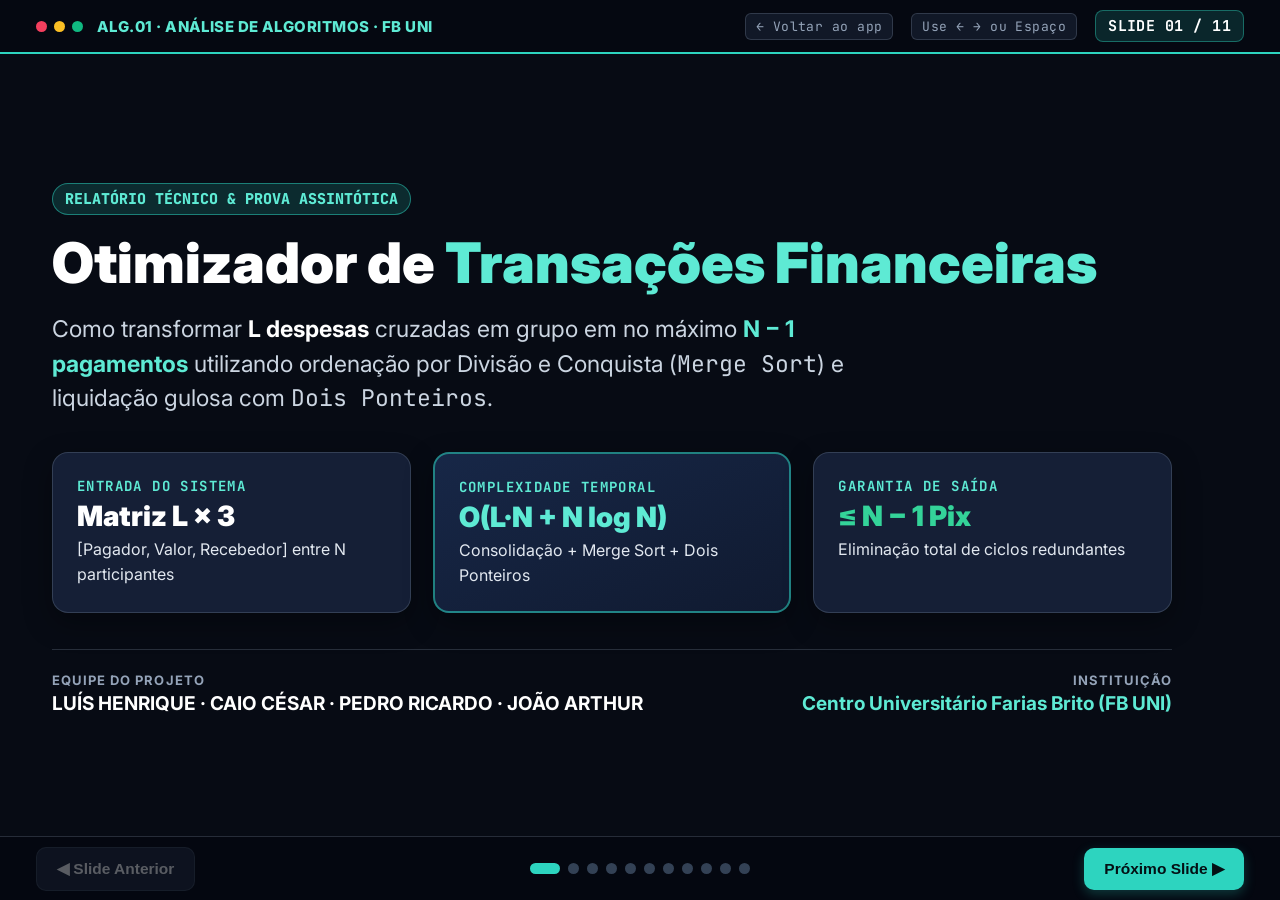
<file: otimizador_apresentacao.html>
<!DOCTYPE html>
<html lang="pt-BR">
<head>
<meta charset="UTF-8">
<meta name="viewport" content="width=device-width, initial-scale=1.0">
<title>Otimizador de Transações Financeiras — Apresentação Sala de Aula (FB UNI)</title>
<link rel="preconnect" href="https://fonts.googleapis.com">
<link rel="preconnect" href="https://fonts.gstatic.com" crossorigin>
<link href="https://fonts.googleapis.com/css2?family=Inter:wght@400;500;600;700;800;900&family=JetBrains+Mono:wght@500;600;700;800&display=swap" rel="stylesheet">
<style>
  :root {
    --bg-deep: #070b14;
    --bg-surface: #0f172a;
    --bg-card: #151f36;
    --bg-card-elevated: #1b2845;
    --cyan: #2dd4bf;
    --cyan-bright: #5eead4;
    --cyan-soft: rgba(45, 212, 191, 0.16);
    --blue-accent: #38bdf8;
    --red: #fb7185;
    --red-strong: #f43f5e;
    --red-soft: rgba(244, 63, 94, 0.18);
    --green: #34d399;
    --green-strong: #10b981;
    --green-soft: rgba(16, 185, 129, 0.18);
    --amber: #fbbf24;
    --amber-soft: rgba(251, 191, 36, 0.16);
    --purple: #c084fc;
    --text-main: #f8fafc;
    --text-body: #e2e8f0;
    --text-muted: #94a3b8;
    --border: rgba(148, 163, 184, 0.24);
    --border-strong: rgba(56, 189, 248, 0.35);
  }

  * {
    box-sizing: border-box;
    margin: 0;
    padding: 0;
  }

  body {
    font-family: 'Inter', -apple-system, BlinkMacSystemFont, 'Segoe UI', Roboto, sans-serif;
    background-color: var(--bg-deep);
    color: var(--text-main);
    height: 100vh;
    overflow: hidden;
    display: flex;
    flex-direction: column;
    -webkit-font-smoothing: antialiased;
  }

  /* Barra Superior Otimizada para Projetor */
  .top-bar {
    height: 54px;
    background: #050811;
    border-bottom: 2px solid var(--cyan);
    display: flex;
    align-items: center;
    justify-content: space-between;
    padding: 0 36px;
    font-size: 15px;
    letter-spacing: 0.03em;
    flex-shrink: 0;
  }

  .top-bar .brand {
    display: flex;
    align-items: center;
    gap: 14px;
    font-weight: 800;
    color: var(--cyan-bright);
  }

  .dots {
    display: flex;
    gap: 7px;
  }
  .dots span {
    width: 11px;
    height: 11px;
    border-radius: 50%;
  }
  .dots span:nth-child(1) { background: #f43f5e; }
  .dots span:nth-child(2) { background: #fbbf24; }
  .dots span:nth-child(3) { background: #10b981; }

  .top-right {
    display: flex;
    align-items: center;
    gap: 18px;
  }

  .kbd-hint {
    font-family: 'JetBrains Mono', monospace;
    font-size: 13px;
    color: var(--text-muted);
    background: #111827;
    padding: 4px 10px;
    border-radius: 6px;
    border: 1px solid var(--border);
  }

  .slide-counter {
    font-family: 'JetBrains Mono', monospace;
    color: #fff;
    background: rgba(45, 212, 191, 0.15);
    border: 1px solid rgba(45, 212, 191, 0.4);
    padding: 5px 12px;
    border-radius: 8px;
    font-weight: 700;
    font-size: 15px;
  }

  /* Container de Slides */
  .deck {
    flex: 1;
    position: relative;
    overflow: hidden;
  }

  .slide {
    position: absolute;
    inset: 0;
    padding: 28px 52px 84px 52px;
    display: none;
    flex-direction: column;
    justify-content: flex-start;
    overflow-y: auto;
    animation: fadeIn 0.3s ease;
  }

  .slide.active {
    display: flex;
  }

  @keyframes fadeIn {
    from { opacity: 0; transform: translateY(10px); }
    to { opacity: 1; transform: translateY(0); }
  }

  /* Cabeçalho de Slide com Alto Contraste */
  .slide-header {
    border-left: 6px solid var(--cyan);
    padding-left: 20px;
    margin-bottom: 22px;
  }

  .slide-tag {
    font-family: 'JetBrains Mono', monospace;
    font-size: 14px;
    font-weight: 700;
    text-transform: uppercase;
    color: var(--cyan-bright);
    letter-spacing: 0.1em;
    margin-bottom: 4px;
  }

  .slide-title {
    font-size: 34px;
    font-weight: 900;
    letter-spacing: -0.02em;
    color: #ffffff;
    line-height: 1.15;
  }

  .slide-subtitle {
    font-size: 18px;
    color: #cbd5e1;
    margin-top: 6px;
    font-weight: 400;
  }

  /* Grids e Cards */
  .grid-2 {
    display: grid;
    grid-template-columns: 1fr 1fr;
    gap: 28px;
    align-items: stretch;
  }

  .grid-3 {
    display: grid;
    grid-template-columns: repeat(3, 1fr);
    gap: 22px;
  }

  .card {
    background: var(--bg-card);
    border: 1.5px solid var(--border);
    border-radius: 16px;
    padding: 24px;
    box-shadow: 0 10px 28px rgba(0, 0, 0, 0.35);
  }

  .card-highlight {
    background: linear-gradient(155deg, #172747, #101a30);
    border: 2px solid rgba(45, 212, 191, 0.55);
  }

  h3 {
    font-size: 20px;
    font-weight: 800;
    margin-bottom: 12px;
    color: var(--cyan-bright);
    letter-spacing: -0.01em;
  }

  p, li {
    font-size: 17.5px;
    line-height: 1.55;
    color: var(--text-body);
  }

  code, .mono {
    font-family: 'JetBrains Mono', monospace;
  }

  pre {
    background: #060913;
    border: 1.5px solid var(--border-strong);
    border-radius: 12px;
    padding: 18px 20px;
    font-family: 'JetBrains Mono', monospace;
    font-size: 15.5px;
    line-height: 1.6;
    color: #f1f5f9;
    overflow-x: auto;
  }

  .kw { color: #38bdf8; font-weight: 700; }
  .fn { color: #2dd4bf; font-weight: 600; }
  .num { color: #fbbf24; font-weight: 700; }
  .cm { color: #94a3b8; font-style: italic; }

  /* Tabelas Legíveis à Distância */
  table {
    width: 100%;
    border-collapse: collapse;
    font-size: 16.5px;
  }
  th, td {
    padding: 14px 16px;
    text-align: left;
    border-bottom: 1.5px solid var(--border);
  }
  th {
    background: rgba(45, 212, 191, 0.14);
    color: var(--cyan-bright);
    font-weight: 800;
    font-size: 15px;
    text-transform: uppercase;
    letter-spacing: 0.04em;
  }
  tbody tr {
    transition: background-color 0.2s ease;
  }

  /* Barra de Controle Passo a Passo (Destaque para Apresentador) */
  .stepper-bar {
    display: flex;
    align-items: center;
    justify-content: space-between;
    background: #0c1426;
    border: 2px solid var(--cyan);
    border-radius: 14px;
    padding: 16px 22px;
    margin-bottom: 20px;
    gap: 20px;
    box-shadow: 0 6px 20px rgba(45, 212, 191, 0.12);
  }

  .step-explanation {
    flex: 1;
    font-size: 17.5px;
    line-height: 1.45;
    color: #ffffff;
  }

  .step-explanation strong {
    color: var(--cyan-bright);
  }

  .btn-group {
    display: flex;
    gap: 12px;
    flex-shrink: 0;
  }

  button.action-btn {
    background: var(--cyan);
    color: #041014;
    border: none;
    border-radius: 10px;
    padding: 12px 20px;
    font-weight: 800;
    font-size: 15.5px;
    cursor: pointer;
    transition: transform 0.12s ease, background-color 0.15s ease, box-shadow 0.15s ease;
    box-shadow: 0 4px 12px rgba(45, 212, 191, 0.25);
  }

  button.action-btn:hover:not(:disabled) {
    transform: translateY(-2px);
    background: var(--cyan-bright);
  }

  button.action-btn.secondary {
    background: #1e293b;
    color: #f8fafc;
    border: 1.5px solid var(--border);
    box-shadow: none;
  }

  button.action-btn.secondary:hover:not(:disabled) {
    background: #334155;
  }

  button.action-btn:disabled {
    opacity: 0.35;
    cursor: not-allowed;
    transform: none;
  }

  /* Chips e Badges */
  .badge {
    display: inline-block;
    padding: 5px 12px;
    border-radius: 999px;
    font-size: 14.5px;
    font-weight: 800;
    font-family: 'JetBrains Mono', monospace;
  }
  .badge-neg { background: var(--red-soft); color: #fda4af; border: 1.5px solid rgba(251, 113, 133, 0.5); }
  .badge-pos { background: var(--green-soft); color: #6ee7b7; border: 1.5px solid rgba(52, 211, 153, 0.5); }
  .badge-zero { background: rgba(148, 163, 184, 0.18); color: #cbd5e1; border: 1px solid rgba(148, 163, 184, 0.3); }
  .badge-cyan { background: var(--cyan-soft); color: var(--cyan-bright); border: 1.5px solid rgba(45, 212, 191, 0.5); }
  .badge-amber { background: var(--amber-soft); color: #fde68a; border: 1.5px solid rgba(251, 191, 36, 0.5); }

  /* Array Visual / Ponteiros */
  .array-row {
    display: flex;
    gap: 22px;
    justify-content: center;
    margin: 22px 0;
    flex-wrap: wrap;
  }

  .cell-box {
    min-width: 175px;
    padding: 18px 20px;
    border-radius: 14px;
    background: var(--bg-card-elevated);
    border: 2.5px solid var(--border);
    text-align: center;
    transition: all 0.3s ease;
    position: relative;
  }

  .cell-box.active-esq {
    border-color: var(--red-strong);
    background: rgba(244, 63, 94, 0.12);
    box-shadow: 0 0 24px rgba(244, 63, 94, 0.35);
    transform: translateY(-5px);
  }

  .cell-box.active-dir {
    border-color: var(--green-strong);
    background: rgba(16, 185, 129, 0.12);
    box-shadow: 0 0 24px rgba(16, 185, 129, 0.35);
    transform: translateY(-5px);
  }

  .cell-box.settled {
    opacity: 0.45;
    border-style: dashed;
    background: #0d1322;
  }

  .ptr-tag {
    position: absolute;
    top: -15px;
    left: 50%;
    transform: translateX(-50%);
    font-size: 13.5px;
    font-weight: 900;
    font-family: 'JetBrains Mono', monospace;
    padding: 3px 12px;
    border-radius: 6px;
    box-shadow: 0 4px 10px rgba(0,0,0,0.4);
  }
  .ptr-esq { background: var(--red-strong); color: #fff; }
  .ptr-dir { background: var(--green-strong); color: #04120c; }

  /* Rodapé de Navegação Ampliado para Projetor */
  .nav-footer {
    position: fixed;
    bottom: 0;
    left: 0;
    right: 0;
    height: 64px;
    background: rgba(5, 8, 17, 0.97);
    border-top: 1.5px solid var(--border);
    display: flex;
    align-items: center;
    justify-content: space-between;
    padding: 0 36px;
    z-index: 50;
  }

  .slide-dots {
    display: flex;
    align-items: center;
    gap: 8px;
  }

  .slide-dot {
    width: 11px;
    height: 11px;
    border-radius: 999px;
    background: #334155;
    border: none;
    cursor: pointer;
    transition: all 0.25s ease;
  }

  .slide-dot.active {
    width: 30px;
    background: var(--cyan);
  }

  .slide-dot:hover:not(.active) {
    background: #64748b;
  }

  /* Questões ENADE Step-by-Step */
  .option-item {
    padding: 12px 16px;
    border-radius: 10px;
    border: 1.5px solid var(--border);
    background: rgba(15, 23, 42, 0.85);
    margin-bottom: 10px;
    font-size: 16px;
    color: #f1f5f9;
    transition: all 0.25s ease;
  }
  .option-item.correct-reveal {
    background: rgba(16, 185, 129, 0.22);
    border-color: var(--green-strong);
    color: #ffffff;
    font-weight: 800;
    box-shadow: 0 0 16px rgba(16, 185, 129, 0.25);
  }
  .option-item.dimmed {
    opacity: 0.38;
  }
  .res-step {
    padding: 14px 18px;
    border-radius: 10px;
    background: var(--bg-card-elevated);
    border-left: 5px solid var(--cyan);
    margin-bottom: 12px;
    font-size: 16px;
    line-height: 1.5;
    display: none;
    animation: fadeIn 0.3s ease;
  }
  .res-step.visible {
    display: block;
  }

  /* Faixa de Custo por Etapa */
  .cost-strip {
    display: flex;
    align-items: center;
    gap: 22px;
    flex-wrap: wrap;
    background: #0a1222;
    border: 1.5px dashed rgba(251, 191, 36, 0.55);
    border-radius: 12px;
    padding: 12px 18px;
  }
  .cost-label {
    font-family: 'JetBrains Mono', monospace;
    font-size: 13px;
    font-weight: 800;
    color: var(--amber);
    letter-spacing: 0.08em;
  }
  .cost-item { display: flex; flex-direction: column; gap: 2px; }
  .cost-item .k {
    font-size: 12px;
    font-weight: 700;
    color: var(--text-muted);
    text-transform: uppercase;
    letter-spacing: 0.05em;
  }
  .cost-item strong { font-size: 15.5px; color: #fff; }
  .cost-strip.stacked { gap: 6px 26px; padding: 10px 16px; }
  .cost-strip.stacked .cost-label { width: 100%; }
  .cost-row { display: grid; grid-template-columns: 1fr 1fr; gap: 14px; margin-top: 16px; }
</style>
</head>
<body>

<div class="top-bar">
  <div class="brand">
    <div class="dots"><span></span><span></span><span></span></div>
    <span>ALG.01 · ANÁLISE DE ALGORITMOS · FB UNI</span>
  </div>
  <div class="top-right">
    <a href="index.html" style="font-family:'JetBrains Mono',monospace;font-size:13px;color:var(--text-muted);background:#111827;padding:4px 10px;border-radius:6px;border:1px solid var(--border);text-decoration:none;transition:color .2s;" onmouseover="this.style.color='var(--cyan-bright)'" onmouseout="this.style.color='var(--text-muted)'">← Voltar ao app</a>
    <span class="kbd-hint">Use ← → ou Espaço</span>
    <div class="slide-counter" id="slideCounter">SLIDE 01 / 11</div>
  </div>
</div>

<div class="deck" id="deck">

  <!-- SLIDE 01: CAPA -->
  <section class="slide active" data-slide="1">
    <div style="margin: auto 0; max-width: 1120px; width: 100%;">
      <div class="badge badge-cyan" style="margin-bottom: 18px; font-size: 15px;">RELATÓRIO TÉCNICO &amp; PROVA ASSINTÓTICA</div>
      <h1 style="font-size: 56px; font-weight: 900; line-height: 1.1; margin-bottom: 18px; color: #fff;">
        Otimizador de <span style="color: var(--cyan-bright);">Transações Financeiras</span>
      </h1>
      <p style="font-size: 23px; color: #cbd5e1; max-width: 880px; margin-bottom: 36px; line-height: 1.5;">
        Como transformar <strong style="color:#fff;">L despesas</strong> cruzadas em grupo em no máximo <strong style="color:var(--cyan-bright);">N − 1 pagamentos</strong> utilizando ordenação por Divisão e Conquista (<span class="mono">Merge Sort</span>) e liquidação gulosa com <span class="mono">Dois Ponteiros</span>.
      </p>

      <div class="grid-3" style="margin-bottom: 36px;">
        <div class="card">
          <div class="slide-tag">ENTRADA DO SISTEMA</div>
          <div style="font-size: 28px; font-weight: 900; color: #fff; margin: 4px 0;">Matriz L × 3</div>
          <p style="font-size: 16px;">[Pagador, Valor, Recebedor] entre N participantes</p>
        </div>
        <div class="card card-highlight">
          <div class="slide-tag">COMPLEXIDADE TEMPORAL</div>
          <div style="font-size: 28px; font-weight: 900; color: var(--cyan-bright); margin: 4px 0;">O(L·N + N log N)</div>
          <p style="font-size: 16px;">Consolidação + Merge Sort + Dois Ponteiros</p>
        </div>
        <div class="card">
          <div class="slide-tag">GARANTIA DE SAÍDA</div>
          <div style="font-size: 28px; font-weight: 900; color: var(--green); margin: 4px 0;">≤ N − 1 Pix</div>
          <p style="font-size: 16px;">Eliminação total de ciclos redundantes</p>
        </div>
      </div>

      <div style="display:flex; justify-content: space-between; align-items: center; border-top: 1.5px solid var(--border); padding-top: 22px;">
        <div>
          <span style="font-size: 13px; font-weight: 700; color: var(--text-muted); letter-spacing: 0.08em; display:block; margin-bottom: 4px;">EQUIPE DO PROJETO</span>
          <strong style="font-size: 19px; color: #fff;">LUÍS HENRIQUE · CAIO CÉSAR · PEDRO RICARDO · JOÃO ARTHUR</strong>
        </div>
        <div style="text-align: right;">
          <span style="font-size: 13px; font-weight: 700; color: var(--text-muted); letter-spacing: 0.08em; display:block; margin-bottom: 4px;">INSTITUIÇÃO</span>
          <strong style="font-size: 19px; color: var(--cyan-bright);">Centro Universitário Farias Brito (FB UNI)</strong>
        </div>
      </div>
    </div>
  </section>

  <!-- SLIDE 02: PROBLEMA + ILUSTRAÇÃO VIAGEM EM FORTALEZA -->
  <section class="slide" data-slide="2">
    <div class="slide-header">
      <div class="slide-tag">01 · CONTEXTUALIZAÇÃO DO PROBLEMA</div>
      <h2 class="slide-title">Contas em Grupo: O Caos das Dívidas Cruzadas</h2>
      <p class="slide-subtitle">Em uma viagem entre amigos, pagamentos descentralizados geram grafos densos com ciclos redundantes.</p>
    </div>

    <div class="grid-2" style="flex:1; align-items: center;">
      <div>
        <svg viewBox="0 0 560 330" style="width:100%; border-radius: 16px; border: 2px solid var(--border-strong); background: linear-gradient(180deg, #16324f 0%, #1d4e68 58%, #2dd4bf 59%, #d9c39e 68%, #c2a878 100%); box-shadow: 0 12px 30px rgba(0,0,0,0.4);">
          <circle cx="480" cy="52" r="24" fill="#fde68a" opacity="0.9"/>
          <rect x="0" y="190" width="560" height="32" fill="#0ea5e9" opacity="0.8"/>
          <path d="M0 202 Q 70 196, 140 202 T 280 202 T 420 202 T 560 202" stroke="#bae6fd" stroke-width="2.5" fill="none"/>
          <rect x="26" y="118" width="5" height="95" fill="#475569"/>
          <rect x="10" y="118" width="84" height="38" rx="5" fill="#0f766e" stroke="#fff" stroke-width="2"/>
          <text x="52" y="135" fill="#fff" font-size="10" font-weight="900" text-anchor="middle">FORTALEZA</text>
          <text x="52" y="148" fill="#99f6e4" font-size="9" font-weight="700" text-anchor="middle">BRASIL</text>

          <!-- Smartphone de Despesas -->
          <rect x="98" y="136" width="50" height="88" rx="8" fill="#0f172a" stroke="#38bdf8" stroke-width="2.5"/>
          <rect x="105" y="146" width="36" height="11" rx="2" fill="#2dd4bf"/>
          <rect x="105" y="162" width="36" height="11" rx="2" fill="#334155"/>
          <rect x="105" y="178" width="36" height="11" rx="2" fill="#334155"/>
          <rect x="105" y="194" width="36" height="11" rx="2" fill="#f43f5e"/>

          <!-- Grafo Circular A -> B -> C -> A -->
          <defs>
            <marker id="arrowCyan" markerWidth="8" markerHeight="8" refX="6" refY="3" orient="auto">
              <path d="M0,0 L0,6 L7,3 z" fill="#2dd4bf"/>
            </marker>
            <marker id="arrowAmber" markerWidth="8" markerHeight="8" refX="6" refY="3" orient="auto">
              <path d="M0,0 L0,6 L7,3 z" fill="#fbbf24"/>
            </marker>
          </defs>
          <path d="M 188 52 Q 245 18, 298 42" stroke="#2dd4bf" stroke-width="3" fill="none" marker-end="url(#arrowCyan)"/>
          <path d="M 334 50 Q 388 38, 422 66" stroke="#2dd4bf" stroke-width="3" fill="none" marker-end="url(#arrowCyan)"/>
          <path d="M 418 86 Q 305 114, 192 72" stroke="#fbbf24" stroke-width="2.8" stroke-dasharray="6,4" fill="none" marker-end="url(#arrowAmber)"/>

          <circle cx="170" cy="60" r="18" fill="#0f172a" stroke="#fff" stroke-width="3"/>
          <text x="170" y="65" fill="#fff" font-size="15" font-weight="900" text-anchor="middle">A</text>

          <circle cx="316" cy="46" r="18" fill="#0f172a" stroke="#2dd4bf" stroke-width="3"/>
          <text x="316" y="51" fill="#2dd4bf" font-size="15" font-weight="900" text-anchor="middle">B</text>

          <circle cx="436" cy="76" r="18" fill="#0f172a" stroke="#fbbf24" stroke-width="3"/>
          <text x="436" y="81" fill="#fbbf24" font-size="15" font-weight="900" text-anchor="middle">C</text>

          <!-- Amigos Estilizados -->
          <circle cx="182" cy="148" r="11" fill="#f1c27d"/>
          <rect x="171" y="160" width="22" height="36" rx="6" fill="#fbbf24"/>
          <rect x="173" y="196" width="8" height="28" fill="#1e293b"/>
          <rect x="183" y="196" width="8" height="28" fill="#1e293b"/>

          <circle cx="232" cy="144" r="11" fill="#e0ac69"/>
          <rect x="221" y="156" width="22" height="38" rx="6" fill="#38bdf8"/>
          <rect x="223" y="194" width="8" height="30" fill="#0f172a"/>
          <rect x="233" y="194" width="8" height="30" fill="#0f172a"/>

          <circle cx="282" cy="149" r="11" fill="#8d5524"/>
          <rect x="271" y="161" width="22" height="35" rx="6" fill="#f87171"/>
          <rect x="273" y="196" width="8" height="28" fill="#1e293b"/>
          <rect x="283" y="196" width="8" height="28" fill="#1e293b"/>

          <!-- Carro com Bagageiro -->
          <rect x="372" y="148" width="84" height="14" rx="4" fill="#d97706" stroke="#78350f" stroke-width="1.5"/>
          <path d="M358 188 L374 164 L456 164 L474 188 Z" fill="#64748b"/>
          <rect x="344" y="186" width="144" height="34" rx="10" fill="#475569" stroke="#cbd5e1" stroke-width="1.5"/>
          <circle cx="376" cy="222" r="13" fill="#0f172a" stroke="#94a3b8" stroke-width="3"/>
          <circle cx="456" cy="222" r="13" fill="#0f172a" stroke="#94a3b8" stroke-width="3"/>
        </svg>
      </div>

      <div style="display:flex; flex-direction: column; gap: 18px;">
        <div class="card">
          <h3>O Problema na Prática</h3>
          <p>Durante uma viagem, <strong>A</strong> paga o hotel, <strong>B</strong> paga o jantar e <strong>C</strong> paga o passeio. Sem consolidação, surgem <strong>ciclos de dívida</strong> (<span class="mono" style="color:var(--amber);">A → B → C → A</span>) e dezenas de transferências Pix redundantes.</p>
        </div>
        <div class="card card-highlight">
          <h3>Modelagem Matemática &amp; Garantia</h3>
          <ul style="padding-left: 22px; display:flex; flex-direction:column; gap:12px;">
            <li><strong>Conservação de Fluxo:</strong> A soma algébrica de todos os saldos líquidos do grupo é sempre igual a <span class="mono" style="color:var(--cyan-bright); font-weight:700;">0</span> (<span class="mono">∑ saldo_i = 0</span>).</li>
            <li><strong>Redução de Arestas:</strong> Qualquer grafo financeiro com <span class="mono">L</span> transações entre <span class="mono">N</span> pessoas pode ser liquidado em no máximo <strong style="color:var(--green);">N − 1 pagamentos</strong>.</li>
          </ul>
        </div>
      </div>
    </div>
  </section>

  <!-- SLIDE 03: ALGORITMO PASSO A PASSO (DIAGRAMA ISOMÉTRICO) -->
  <section class="slide" data-slide="3">
    <div class="slide-header">
      <div class="slide-tag">02 · ARQUITETURA DA SOLUÇÃO</div>
      <h2 class="slide-title">Algoritmo em 4 Etapas (Pipeline de Liquidação)</h2>
      <p class="slide-subtitle">Transformação estruturada da matriz bruta de despesas em transferências mínimas.</p>
    </div>

    <div class="grid-2" style="align-items: center; flex:1;">
      <div class="card" style="display:flex; justify-content:center; align-items:center; background:#080d1a; height: 100%;">
        <svg viewBox="0 0 510 315" style="width:100%; max-height:310px;">
          <defs>
            <marker id="arrFlow" markerWidth="8" markerHeight="8" refX="6" refY="3" orient="auto">
              <path d="M0,0 L0,6 L7,3 z" fill="#2dd4bf"/>
            </marker>
          </defs>
          <!-- Camadas Isométricas à Esquerda -->
          <g transform="translate(26, 42)">
            <polygon points="95,155 190,108 95,60 0,108" fill="#1e293b" stroke="#38bdf8" stroke-width="2.5"/>
            <polygon points="95,128 190,81 95,33 0,81" fill="#16223a" stroke="#2dd4bf" stroke-width="2.5"/>
            <polygon points="95,101 190,54 95,6 0,54" fill="#0f172a" stroke="#f8fafc" stroke-width="2.5"/>
            <text x="95" y="59" fill="#5eead4" font-size="13" font-weight="900" text-anchor="middle">MATRIZ L × 3</text>
            <text x="95" y="185" fill="#cbd5e1" font-size="12.5" font-weight="600" text-anchor="middle">[Pagador, Valor, Recebedor]</text>
          </g>

          <!-- Fluxograma Conectado -->
          <line x1="218" y1="96" x2="268" y2="96" stroke="#2dd4bf" stroke-width="3" marker-end="url(#arrFlow)"/>

          <rect x="278" y="72" width="195" height="46" rx="10" fill="#151f36" stroke="#2dd4bf" stroke-width="2.5"/>
          <text x="375" y="100" fill="#fff" font-size="15" font-weight="800" text-anchor="middle">01. Consolidar</text>

          <line x1="375" y1="118" x2="375" y2="152" stroke="#2dd4bf" stroke-width="3" marker-end="url(#arrFlow)"/>

          <rect x="278" y="160" width="195" height="46" rx="10" fill="#151f36" stroke="#38bdf8" stroke-width="2.5"/>
          <text x="375" y="188" fill="#fff" font-size="15" font-weight="800" text-anchor="middle">02. Filtrar (|s| &gt; 0,005)</text>

          <line x1="375" y1="206" x2="375" y2="238" stroke="#2dd4bf" stroke-width="3" marker-end="url(#arrFlow)"/>

          <rect x="195" y="246" width="145" height="46" rx="10" fill="#151f36" stroke="#fbbf24" stroke-width="2.5"/>
          <text x="267" y="274" fill="#fde68a" font-size="14" font-weight="800" text-anchor="middle">03. Merge Sort</text>

          <line x1="340" y1="269" x2="365" y2="269" stroke="#2dd4bf" stroke-width="3" marker-end="url(#arrFlow)"/>

          <rect x="374" y="246" width="132" height="46" rx="10" fill="#0f2922" stroke="#34d399" stroke-width="2.5"/>
          <text x="440" y="274" fill="#6ee7b7" font-size="14" font-weight="800" text-anchor="middle">04. 2 Ponteiros</text>
        </svg>
      </div>

      <div style="display:flex; flex-direction:column; gap:12px;">
        <div class="card" style="padding:16px 20px;">
          <h3 style="margin-bottom: 6px;">01 · Consolidar Saldos Líquidos</h3>
          <p style="font-size: 16px;">Acumula créditos (<span class="mono" style="color:var(--green);">+valor</span> para pagador) e débitos (<span class="mono" style="color:var(--red);">−valor</span> para recebedor) percorrendo as <span class="mono">L</span> linhas.</p>
        </div>
        <div class="card" style="padding:16px 20px;">
          <h3 style="margin-bottom: 6px;">02 · Filtrar Tolerância Numérica</h3>
          <p style="font-size: 16px;">Remove participantes quitados ignorando ruídos de ponto flutuante: <span class="mono">|saldo| ≤ 0,005</span>.</p>
        </div>
        <div class="card" style="padding:16px 20px;">
          <h3 style="margin-bottom: 6px;">03 · Ordenar com Merge Sort</h3>
          <p style="font-size: 16px;">Ordena os <span class="mono">N</span> ativos em ordem crescente (<span class="mono">Θ(N log N)</span>): maiores devedores à esquerda, credores à direita.</p>
        </div>
        <div class="card" style="padding:16px 20px;">
          <h3 style="margin-bottom: 6px;">04 · Liquidar com Dois Ponteiros</h3>
          <p style="font-size: 16px;">Pareia <span class="mono">esq</span> (maior devedor) com <span class="mono">dir</span> (maior credor), zerando ao menos um participante por iteração.</p>
        </div>
      </div>
    </div>
  </section>

  <!-- SLIDE 04: SIMULADOR INTERATIVO ETAPAS 1 E 2 -->
  <section class="slide" data-slide="4">
    <div class="slide-header">
      <div class="slide-tag">03 · SIMULAÇÃO PASSO A PASSO — ETAPAS 1 &amp; 2</div>
      <h2 class="slide-title">Consolidação de Despesas e Filtro de Precisão</h2>
      <p class="slide-subtitle">Clique em "Próximo Passo" para acompanhar a leitura da matriz L × 3 e o cálculo dos saldos.</p>
    </div>

    <div class="stepper-bar">
      <div class="step-explanation" id="step12Text">
        <strong>Estado Inicial:</strong> Temos <strong>L = 4 despesas</strong> entre 4 amigos (Ana, Bruno, Carla e Diego). Todos começam com saldo R$ 0,00.
      </div>
      <div class="btn-group">
        <button class="action-btn secondary" onclick="resetStep12()">Reiniciar</button>
        <button class="action-btn" id="btnNext12" onclick="nextStep12()">Próximo Passo ▶</button>
      </div>
    </div>

    <div class="grid-2" style="flex:1;">
      <div class="card">
        <h3>Matriz de Entrada (L = 4 × C = 3)</h3>
        <table>
          <thead>
            <tr><th>Linha</th><th>Pagador (+)</th><th>Valor</th><th>Recebedor (−)</th></tr>
          </thead>
          <tbody id="txTableBody">
            <tr id="tx-0"><td><strong>#1</strong></td><td>Ana</td><td class="mono">R$ 120,00</td><td>Bruno</td></tr>
            <tr id="tx-1"><td><strong>#2</strong></td><td>Bruno</td><td class="mono">R$ 70,00</td><td>Carla</td></tr>
            <tr id="tx-2"><td><strong>#3</strong></td><td>Carla</td><td class="mono">R$ 70,00</td><td>Diego</td></tr>
            <tr id="tx-3"><td><strong>#4</strong></td><td>Diego</td><td class="mono">R$ 20,00</td><td>Ana</td></tr>
          </tbody>
        </table>
      </div>

      <div class="card">
        <h3>Vetor Consolidado &amp; Filtro (<span class="mono">|saldo| &gt; 0,005</span>)</h3>
        <div id="balancesList" style="display:flex; flex-direction:column; gap:12px; margin-top:10px;">
        </div>
      </div>
    </div>
    <div class="cost-row">
    <div class="cost-strip stacked">
      <div class="cost-label">CUSTO · ETAPA 1</div>
      <div class="cost-item"><span class="k">Operação básica</span><strong>Comparação de strings (<span class="mono">findIndex</span>)</strong></div>
      <div class="cost-item"><span class="k">Frequência</span><strong class="mono">2 · L · N</strong></div>
      <div class="cost-item"><span class="k">Ordem</span><span class="badge badge-neg">O(L · N)</span></div>
    </div>
    <div class="cost-strip stacked">
      <div class="cost-label">CUSTO · ETAPA 2</div>
      <div class="cost-item"><span class="k">Operação básica</span><strong><span class="mono">|saldo| &gt; 0,005</span></strong></div>
      <div class="cost-item"><span class="k">Frequência</span><strong class="mono">N</strong></div>
      <div class="cost-item"><span class="k">Ordem</span><span class="badge badge-cyan">Θ(N)</span></div>
    </div>
    </div>
    <p style="font-size:14.5px; color:var(--text-muted); margin-top:8px;"><strong style="color:#cbd5e1;">L</strong> = despesas registradas (linhas da matriz, C = 3 colunas) · <strong style="color:#cbd5e1;">N</strong> = pessoas distintas, com N ≤ 2L</p>
  </section>

  <!-- SLIDE 05: ETAPA 3 - MERGE SORT INTERATIVO COM ÁRVORE COMPLETA -->
  <section class="slide" data-slide="5">
    <div class="slide-header">
      <div class="slide-tag">04 · ETAPA 3 — DIVISÃO E CONQUISTA</div>
      <h2 class="slide-title">Ordenação dos Saldos com Merge Sort</h2>
      <p class="slide-subtitle">Complexidade garantida Θ(N log N) no pior, médio e melhor caso.</p>
    </div>

    <div class="stepper-bar">
      <div class="step-explanation" id="mergeStepText">
        <strong>Visão Geral da Árvore (N = 3 ativos):</strong> A árvore completa mostra todo o ciclo de <strong>Divisão</strong> (topo para baixo) e <strong>Intercalação</strong> (baixo para cima). Clique em "Próximo Passo" para percorrer cada nível.
      </div>
      <div class="btn-group">
        <button class="action-btn secondary" onclick="resetMergeStep()">Reiniciar</button>
        <button class="action-btn" id="btnNextMerge" onclick="nextMergeStep()">Próximo Passo ▶</button>
      </div>
    </div>

    <div class="grid-2" style="flex:1; align-items: start;">
      <div class="card">
        <h3>Árvore Completa de Recursão (Dividir &amp; Intercalar)</h3>
        <div id="mergeVisualBox" style="margin-top:8px;">
          <!-- Renderizado via JS com a árvore completa -->
        </div>
    <div style="margin-top:10px;">
    <div class="cost-strip" style="gap:28px; padding:9px 16px;">
      <div class="cost-item"><span class="k" style="color:var(--amber);">Custo Etapa 3 · Operação básica</span><strong class="mono" style="font-size:14px;">l[i].saldo &lt;= r[j].saldo</strong></div>
      <div class="cost-item"><span class="k">Frequência</span><strong class="mono" style="font-size:14px;">N · log₂ N</strong></div>
      <div class="cost-item"><span class="k">Ordem</span><span class="badge badge-cyan">Θ(N log N)</span></div>
    </div>
    </div>
      </div>

      <div class="card">
        <h3>Implementação <span class="mono">MERGE_SORT.JS</span></h3>
        <pre><span class="kw">function</span> <span class="fn">mergeSort</span>(arr) {
  <span class="kw">if</span> (arr.length &lt;= <span class="num">1</span>) <span class="kw">return</span> arr;
  <span class="kw">const</span> mid = Math.<span class="fn">floor</span>(arr.length / <span class="num">2</span>);
  <span class="kw">const</span> left = <span class="fn">mergeSort</span>(arr.<span class="fn">slice</span>(<span class="num">0</span>, mid));
  <span class="kw">const</span> right = <span class="fn">mergeSort</span>(arr.<span class="fn">slice</span>(mid));
  <span class="kw">return</span> <span class="fn">merge</span>(left, right);
}

<span class="kw">function</span> <span class="fn">merge</span>(l, r) {
  <span class="kw">const</span> res = []; <span class="kw">let</span> i = <span class="num">0</span>, j = <span class="num">0</span>;
  <span class="kw">while</span> (i &lt; l.length &amp;&amp; j &lt; r.length) {
    <span class="kw">if</span> (l[i].saldo &lt;= r[j].saldo) res.<span class="fn">push</span>(l[i++]);
    <span class="kw">else</span> res.<span class="fn">push</span>(r[j++]);
  }
  <span class="kw">return</span> res.<span class="fn">concat</span>(l.<span class="fn">slice</span>(i)).<span class="fn">concat</span>(r.<span class="fn">slice</span>(j));
}</pre>
      </div>
    </div>
  </section>

  <!-- SLIDE 06: ETAPA 4 - LIQUIDAÇÃO COM DOIS PONTEIROS -->
  <section class="slide" data-slide="6">
    <div class="slide-header">
      <div class="slide-tag">05 · ETAPA 4 — LIQUIDAÇÃO GULOSA</div>
      <h2 class="slide-title">Liquidação com Dois Ponteiros (<span class="mono">esq</span> e <span class="mono">dir</span>)</h2>
      <p class="slide-subtitle">O maior devedor paga diretamente ao maior credor até que ambos os ponteiros se cruzem.</p>
    </div>

    <div style="display:flex; justify-content:center; margin-bottom: 12px;">
      <svg viewBox="0 0 700 112" style="width:100%; max-width:700px; height:105px;">
        <polygon points="20,44 95,10 95,26 298,26 298,62 95,62 95,78" fill="#f43f5e" opacity="0.95"/>
        <text x="180" y="17" fill="#fda4af" font-size="13.5" font-weight="800" text-anchor="middle">Devedores (-negativo)</text>
        <line x1="168" y1="32" x2="168" y2="56" stroke="#fff" stroke-width="2.5"/>
        <line x1="146" y1="39" x2="190" y2="39" stroke="#fff" stroke-width="2.5"/>
        <circle cx="146" cy="48" r="5" fill="#fff"/>
        <circle cx="190" cy="48" r="5" fill="#fff"/>
        <text x="268" y="52" fill="#fff" font-size="24" font-weight="900">−</text>

        <polygon points="680,44 605,10 605,26 402,26 402,62 605,62 605,78" fill="#10b981" opacity="0.95"/>
        <text x="520" y="17" fill="#6ee7b7" font-size="13.5" font-weight="800" text-anchor="middle">Credores (+positivo)</text>
        <line x1="532" y1="32" x2="532" y2="56" stroke="#fff" stroke-width="2.5"/>
        <line x1="510" y1="39" x2="554" y2="39" stroke="#fff" stroke-width="2.5"/>
        <circle cx="510" cy="48" r="5" fill="#fff"/>
        <circle cx="554" cy="48" r="5" fill="#fff"/>
        <text x="424" y="52" fill="#fff" font-size="24" font-weight="900">+</text>

        <text x="280" y="98" fill="#fda4af" font-family="monospace" font-size="14.5" font-weight="900">esq →</text>
        <text x="350" y="106" fill="#38bdf8" font-size="13" font-weight="800" text-anchor="middle">Two Pointers</text>
        <text x="420" y="98" fill="#6ee7b7" font-family="monospace" font-size="14.5" font-weight="900" text-anchor="end">← dir</text>
      </svg>
    </div>

    <div class="stepper-bar">
      <div class="step-explanation" id="tpStepText">
        <strong>Vetor Ordenado:</strong> <span class="mono">esq = 0</span> aponta para Bruno (−R$ 50) e <span class="mono">dir = 2</span> aponta para Ana (+R$ 100).
      </div>
      <div class="btn-group">
        <button class="action-btn secondary" onclick="resetTpStep()">Reiniciar</button>
        <button class="action-btn" id="btnNextTp" onclick="nextTpStep()">Executar Transferência ▶</button>
      </div>
    </div>

    <div class="array-row" id="tpArrayContainer"></div>

    <div class="card" style="margin-top:auto;">
      <h3>Pagamentos Gerados (<span id="pixCount">0</span> de no máximo N − 1 = 2)</h3>
      <div id="pixLog" style="display:flex; gap:14px; flex-wrap:wrap; margin-top:10px;">
        <span style="color:var(--text-muted); font-size:16px;">Nenhuma transferência registrada ainda. Clique em "Executar Transferência".</span>
      </div>
    </div>
    <div style="margin-top:16px;">
    <div class="cost-strip">
      <div class="cost-label">CUSTO · ETAPA 4</div>
      <div class="cost-item"><span class="k">Operação básica</span><strong>Atualização de saldo + avanço de ponteiro</strong></div>
      <div class="cost-item"><span class="k">Frequência</span><strong class="mono">≤ N − 1</strong></div>
      <div class="cost-item"><span class="k">Ordem</span><span class="badge badge-pos">O(N)</span></div>
    </div>
    </div>
  </section>

  <!-- SLIDE 07: COMPORTAMENTO ASSINTÓTICO POR CENÁRIO -->
  <section class="slide" data-slide="7">
    <div class="slide-header">
      <div class="slide-tag">06 · ANÁLISE DE CENÁRIOS</div>
      <h2 class="slide-title">Comportamento Assintótico: Pior e Melhor Caso</h2>
      <p class="slide-subtitle">A busca linear na Etapa 1 determina a variação entre Ω(L + N log N) e O(L·N + N log N).</p>
    </div>

    <div class="grid-3" style="margin-bottom: 22px;">
      <div class="card" style="border-top: 4px solid var(--red-strong);">
        <div class="badge badge-neg" style="margin-bottom:10px;">PIOR CASO · BIG-O</div>
        <div class="mono" style="font-size:21px; font-weight:900; color:#fff; margin-bottom:8px;">O(L·N + N log N)</div>
        <p style="font-size:15.5px;">Cada nome buscado via <span class="mono">findIndex</span> está no final do vetor de participantes, exigindo <span class="mono">N</span> comparações por transação.</p>
      </div>

      <div class="card" style="border-top: 4px solid var(--green-strong);">
        <div class="badge badge-pos" style="margin-bottom:10px;">MELHOR CASO · BIG-OMEGA</div>
        <div class="mono" style="font-size:21px; font-weight:900; color:#fff; margin-bottom:8px;">Ω(L + N log N)</div>
        <p style="font-size:15.5px;">Os nomes aparecem sempre nas primeiras posições da lista, tornando a busca quase imediata (<span class="mono">O(1)</span> por transação).</p>
      </div>

      <div class="card" style="border-top: 4px solid var(--amber);">
        <div class="badge badge-amber" style="margin-bottom:10px;">CONCLUSÃO · SEM Θ ÚNICO</div>
        <div class="mono" style="font-size:21px; font-weight:900; color:#fff; margin-bottom:8px;">∄ Θ único</div>
        <p style="font-size:15.5px;">Um <span class="mono">Θ</span> só existe quando os limites <span class="mono">O</span> e <span class="mono">Ω</span> têm a mesma ordem. Como <span class="mono">L·N + N log N ≠ L + N log N</span>, o algoritmo <strong>não tem Θ único</strong>.</p>
      </div>
    </div>

    <div class="card">
      <h3>Comparação Assintótica Detalhada</h3>
      <table>
        <thead>
          <tr>
            <th>Cenário</th>
            <th>Etapa 1 (Consolidação)</th>
            <th>Etapa 3 (Merge Sort)</th>
            <th>Etapas 2 &amp; 4</th>
            <th>Complexidade Global</th>
          </tr>
        </thead>
        <tbody>
          <tr>
            <td><strong>Pior Caso</strong></td>
            <td class="mono" style="color:#fda4af; font-weight:700;">O(L · N)</td>
            <td class="mono">Θ(N log N)</td>
            <td class="mono">O(N)</td>
            <td class="mono" style="color:#fff;"><strong>O(L·N + N log N)</strong></td>
          </tr>
          <tr>
            <td><strong>Melhor Caso</strong></td>
            <td class="mono" style="color:#6ee7b7; font-weight:700;">Ω(L)</td>
            <td class="mono">Θ(N log N)</td>
            <td class="mono">Ω(N)</td>
            <td class="mono" style="color:#fff;"><strong>Ω(L + N log N)</strong></td>
          </tr>
        </tbody>
      </table>
    </div>
  </section>

  <!-- SLIDE 08: TEOREMA MESTRE E ÁRVORE DE RECORRÊNCIA -->
  <section class="slide" data-slide="8">
    <div class="slide-header">
      <div class="slide-tag">07 · PROVA FORMAL DO MERGE SORT</div>
      <h2 class="slide-title">Teorema Mestre &amp; Árvore de Recorrência</h2>
      <p class="slide-subtitle">Demonstração rigorosa de que T₃(N) = 2T₃(N/2) + O(N) pertence a Θ(N log N).</p>
    </div>

    <div class="grid-2" style="flex:1; align-items: center;">
      <div class="card" style="display:flex; flex-direction:column; gap:16px;">
        <h3>Aplicação do Teorema Mestre</h3>
        <div style="background:#060913; padding:18px; border-radius:12px; border:2px solid var(--cyan); text-align:center;">
          <span class="mono" style="font-size:22px; color:var(--cyan-bright); font-weight:800;">T₃(N) = 2 · T₃(N / 2) + O(N)</span>
        </div>
        <ul style="padding-left:22px; display:flex; flex-direction:column; gap:12px;">
          <li><strong>Parâmetros:</strong> <span class="mono">a = 2</span> subproblemas, fator de redução <span class="mono">b = 2</span> e custo de combinação <span class="mono">f(N) = O(N)</span>.</li>
          <li><strong>Expoente Crítico:</strong> <span class="mono">N^(log_b a) = N^(log₂ 2) = N¹ = N</span>.</li>
          <li><strong>Comparação (Caso 2):</strong> Como <span class="mono">f(N) = Θ(N^(log₂ 2))</span>, multiplicamos por <span class="mono">log N</span>:</li>
        </ul>
        <div class="badge badge-pos" style="font-size:18px; padding:12px; text-align:center;">
          T₃(N) = Θ(N log N)
        </div>
      </div>

      <div class="card" style="background:#080d1a;">
        <h3>Árvore de Recorrência (<span class="mono">log₂ N</span> níveis)</h3>
        <svg viewBox="0 0 480 245" style="width:100%;">
          <!-- Nível 0 -->
          <rect x="155" y="10" width="145" height="32" rx="7" fill="#1e293b" stroke="#2dd4bf" stroke-width="2"/>
          <text x="227" y="31" fill="#fff" font-size="13" font-family="monospace" font-weight="bold" text-anchor="middle">Nível 0: N</text>
          <text x="468" y="31" fill="#5eead4" font-size="13" font-family="monospace" font-weight="bold" text-anchor="end">Custo: cN</text>

          <!-- Linhas N0 -> N1 -->
          <line x1="195" y1="42" x2="135" y2="74" stroke="#94a3b8" stroke-width="2"/>
          <line x1="260" y1="42" x2="320" y2="74" stroke="#94a3b8" stroke-width="2"/>

          <!-- Nível 1 -->
          <rect x="85" y="74" width="100" height="30" rx="6" fill="#1e293b" stroke="#38bdf8" stroke-width="2"/>
          <text x="135" y="94" fill="#fff" font-size="13" font-family="monospace" font-weight="bold" text-anchor="middle">N/2</text>
          <rect x="270" y="74" width="100" height="30" rx="6" fill="#1e293b" stroke="#38bdf8" stroke-width="2"/>
          <text x="320" y="94" fill="#fff" font-size="13" font-family="monospace" font-weight="bold" text-anchor="middle">N/2</text>
          <text x="468" y="94" fill="#5eead4" font-size="13" font-family="monospace" font-weight="bold" text-anchor="end">Custo: cN</text>

          <!-- Nível 2 -->
          <rect x="50" y="134" width="65" height="28" rx="5" fill="#16223a" stroke="#cbd5e1" stroke-width="1.5"/>
          <text x="82" y="153" fill="#f1f5f9" font-size="12" font-family="monospace" font-weight="bold" text-anchor="middle">N/4</text>
          <rect x="132" y="134" width="65" height="28" rx="5" fill="#16223a" stroke="#cbd5e1" stroke-width="1.5"/>
          <text x="164" y="153" fill="#f1f5f9" font-size="12" font-family="monospace" font-weight="bold" text-anchor="middle">N/4</text>
          <rect x="242" y="134" width="65" height="28" rx="5" fill="#16223a" stroke="#cbd5e1" stroke-width="1.5"/>
          <text x="274" y="153" fill="#f1f5f9" font-size="12" font-family="monospace" font-weight="bold" text-anchor="middle">N/4</text>
          <rect x="324" y="134" width="65" height="28" rx="5" fill="#16223a" stroke="#cbd5e1" stroke-width="1.5"/>
          <text x="356" y="153" fill="#f1f5f9" font-size="12" font-family="monospace" font-weight="bold" text-anchor="middle">N/4</text>
          <text x="468" y="153" fill="#5eead4" font-size="13" font-family="monospace" font-weight="bold" text-anchor="end">Custo: cN</text>

          <!-- Folhas -->
          <text x="220" y="186" fill="#94a3b8" font-size="18" font-weight="bold" text-anchor="middle">⋮</text>
          <rect x="45" y="200" width="350" height="32" rx="7" fill="#0f2922" stroke="#34d399" stroke-width="2"/>
          <text x="220" y="221" fill="#6ee7b7" font-size="13" font-family="monospace" font-weight="bold" text-anchor="middle">Nível log₂ N: N folhas de tamanho 1</text>
          <text x="468" y="221" fill="#6ee7b7" font-size="13" font-family="monospace" font-weight="bold" text-anchor="end">Custo: cN</text>
        </svg>
      </div>
    </div>
  </section>

  <!-- SLIDE 09: CÓDIGO DOS DOIS PONTEIROS & PROVA DO LIMITE N - 1 -->
  <section class="slide" data-slide="9">
    <div class="slide-header">
      <div class="slide-tag">08 · IMPLEMENTAÇÃO &amp; PROVA FORMAL</div>
      <h2 class="slide-title">Código da Liquidação e Invariante Fundamental</h2>
      <p class="slide-subtitle">Por que o laço executa no máximo N − 1 iterações?</p>
    </div>

    <div class="grid-2" style="flex:1; align-items: stretch;">
      <div class="card">
        <h3>Implementação <span class="mono">TWO_POINTERS_SETTLEMENT.JS</span></h3>
        <pre><span class="kw">let</span> esq = <span class="num">0</span>;
<span class="kw">let</span> dir = ativos.length - <span class="num">1</span>;

<span class="kw">while</span> (esq &lt; dir) {
  <span class="kw">const</span> devedor = ativos[esq];
  <span class="kw">const</span> credor  = ativos[dir];
  <span class="kw">const</span> val = Math.<span class="fn">min</span>(-devedor.saldo, credor.saldo);

  <span class="fn">registrarPix</span>(devedor.nome, credor.nome, val);

  devedor.saldo += val;
  credor.saldo  -= val;

  <span class="kw">if</span> (Math.<span class="fn">abs</span>(devedor.saldo) &lt;= <span class="num">0.005</span>) esq++;
  <span class="kw">if</span> (Math.<span class="fn">abs</span>(credor.saldo)  &lt;= <span class="num">0.005</span>) dir--;
}</pre>
      </div>

      <div style="display:flex; flex-direction:column; gap:18px;">
        <div class="card card-highlight">
          <h3>Invariante de Laço (Prova de Cotas)</h3>
          <p>A cada iteração do <span class="mono">while (esq &lt; dir)</span>, transferimos <span class="mono" style="color:var(--cyan-bright);">val = min(|saldo[esq]|, saldo[dir])</span>. Isso garante matematicamente que:</p>
          <ul style="padding-left:22px; margin-top:10px; display:flex; flex-direction:column; gap:10px;">
            <li>Pelo menos <strong>1 ponteiro avança</strong> (<span class="mono">esq++</span> ou <span class="mono">dir--</span>), eliminando 1 pessoa ativa.</li>
            <li>Quando restam apenas 2 pessoas (<span class="mono">dir - esq = 1</span>), pela conservação de soma zero, <span class="mono">|saldo[esq]| == saldo[dir]</span>, zerando <strong>ambas simultaneamente</strong> na última transferência.</li>
          </ul>
        </div>
        <div class="card">
          <h3>Conclusão Matemática</h3>
          <p>Como existem <span class="mono">N</span> participantes ativos e o último passo liquida 2 pessoas de uma só vez, o total de pagamentos é estritamente <strong style="color:var(--green);">≤ N − 1</strong>, com custo linear <span class="mono">T₄(N) = O(N)</span>.</p>
        </div>
      </div>
    </div>
  </section>

  <!-- SLIDE 10: QUESTÃO ENADE 1 -->
  <section class="slide" data-slide="10">
    <div class="slide-header">
      <div class="slide-tag">09 · APLICAÇÃO ENADE — QUESTÃO 01 (ANÁLISE ASSINTÓTICA)</div>
      <h2 class="slide-title">ENADE 2014 · Notação Assintótica (<span class="mono">O, Ω, Θ</span>)</h2>
      <p class="slide-subtitle">Relação direta com a variação entre melhor caso Ω(L + N log N) e pior caso O(L·N + N log N) do nosso projeto.</p>
    </div>

    <div class="stepper-bar">
      <div class="step-explanation" id="q1StatusText">
        <strong>Modo Questão:</strong> Leia o enunciado e clique em <strong>"Próximo Passo da Resolução"</strong> para avaliar cada afirmativa.
      </div>
      <div class="btn-group">
        <button class="action-btn secondary" onclick="resetQ1()">Reiniciar</button>
        <button class="action-btn" id="btnNextQ1" onclick="nextQ1()">Próximo Passo da Resolução ▶</button>
      </div>
    </div>

    <div class="grid-2" style="flex:1; align-items: start;">
      <div class="card">
        <h3>Enunciado (ENADE 2014 — Questão 24)</h3>
        <p style="font-size:16px; margin-bottom:12px;">Sejam <strong>f(n)</strong> e <strong>g(n)</strong> funções assintoticamente positivas que representam o número de operações de dois algoritmos. Avalie as afirmações:</p>
        <ul style="padding-left:20px; font-size:15.5px; display:flex; flex-direction:column; gap:8px; margin-bottom:14px;">
          <li><strong>I.</strong> Diz-se que <span class="mono">f(n) = O(g(n))</span> se existem constantes <span class="mono">c &gt; 0</span> e <span class="mono">n₀ &gt; 0</span> tais que <span class="mono">0 ≤ f(n) ≤ c·g(n)</span> para todo <span class="mono">n ≥ n₀</span>.</li>
          <li><strong>II.</strong> Se um algoritmo tem pior caso <span class="mono">O(n²)</span> e melhor caso <span class="mono">Ω(n)</span>, então sua complexidade assintótica justa é <span class="mono">Θ(n²)</span>.</li>
          <li><strong>III.</strong> Se <span class="mono">f(n) = 3n log₂ n + 15n + 40</span>, então <span class="mono">f(n) = Θ(n log n)</span>.</li>
        </ul>
        <div id="q1Options">
          <div class="option-item" data-opt="A">A) I, apenas.</div>
          <div class="option-item" data-opt="B">B) II, apenas.</div>
          <div class="option-item" data-opt="C">C) I e III, apenas.</div>
          <div class="option-item" data-opt="D">D) II e III, apenas.</div>
          <div class="option-item" data-opt="E">E) I, II e III.</div>
        </div>
      </div>

      <div class="card">
        <h3>Resolução Comentada Passo a Passo</h3>
        <div id="q1StepsContainer">
          <div class="res-step" id="q1-step-1" style="border-left-color:var(--green-strong);">
            <strong style="color:var(--green);">Passo 1 — Afirmação I (VERDADEIRA):</strong><br>
            Reproduz exatamente a definição formal de <strong>Big-O</strong> (limite superior assintótico). A partir de <span class="mono">n₀</span>, <span class="mono">f(n)</span> nunca cresce mais rápido que <span class="mono">c·g(n)</span>.
          </div>
          <div class="res-step" id="q1-step-2" style="border-left-color:var(--red-strong);">
            <strong style="color:#fda4af;">Passo 2 — Afirmação II (FALSA):</strong><br>
            A cota justa <span class="mono">Θ(g(n))</span> exige que os limites superior (<span class="mono">O</span>) e inferior (<span class="mono">Ω</span>) tenham a <strong>mesma ordem</strong>. Como no nosso projeto (que vai de <span class="mono">Ω(L)</span> a <span class="mono">O(L·N)</span>), pior e melhor casos distintos não geram um único <span class="mono">Θ(n²)</span>.
          </div>
          <div class="res-step" id="q1-step-3" style="border-left-color:var(--green-strong);">
            <strong style="color:var(--green);">Passo 3 — Afirmação III (VERDADEIRA):</strong><br>
            Desprezando a constante multiplicativa (<span class="mono">3</span>) e os termos de menor ordem (<span class="mono">15n + 40</span>), prevalece o termo dominante <span class="mono">Θ(n log n)</span>.
          </div>
          <div class="res-step" id="q1-step-4" style="border-left-color:var(--amber); background: rgba(251, 191, 36, 0.14);">
            <strong style="color:#fde68a;">Passo 4 — Gabarito Oficial: Alternativa C (I e III, apenas).</strong>
          </div>
        </div>
      </div>
    </div>
  </section>

  <!-- SLIDE 11: QUESTÃO ENADE 2 -->
  <section class="slide" data-slide="11">
    <div class="slide-header">
      <div class="slide-tag">10 · APLICAÇÃO ENADE — QUESTÃO 02 (TEOREMA MESTRE)</div>
      <h2 class="slide-title">ENADE / POSCOMP · Recorrência e Teorema Mestre</h2>
      <p class="slide-subtitle">Aplicação direta do Caso 2 do Teorema Mestre — o mesmo utilizado na prova do Merge Sort.</p>
    </div>

    <div class="stepper-bar">
      <div class="step-explanation" id="q2StatusText">
        <strong>Modo Questão:</strong> Resolva a recorrência <span class="mono">T(n) = 4T(n/2) + n²</span> avançando os passos ao lado.
      </div>
      <div class="btn-group">
        <button class="action-btn secondary" onclick="resetQ2()">Reiniciar</button>
        <button class="action-btn" id="btnNextQ2" onclick="nextQ2()">Próximo Passo da Resolução ▶</button>
      </div>
    </div>

    <div class="grid-2" style="flex:1; align-items: start;">
      <div class="card">
        <h3>Enunciado (Estilo ENADE / POSCOMP)</h3>
        <p style="font-size:16px; margin-bottom:10px;">O Teorema Mestre resolve recorrências da forma <span class="mono">T(n) = aT(n/b) + f(n)</span>, com <span class="mono">a ≥ 1</span> e <span class="mono">b &gt; 1</span>. Considere o algoritmo de divisão e conquista definido por:</p>
        <div style="background:#060913; padding:14px; border-radius:10px; border:2px solid var(--cyan); text-align:center; margin:12px 0;">
          <span class="mono" style="font-size:21px; color:var(--cyan-bright); font-weight:900;">T(n) = 4 · T(n / 2) + n²</span>
        </div>
        <p style="font-size:16px; margin-bottom:12px;">Aplicando o Teorema Mestre, a complexidade assintótica de tempo <span class="mono">T(n)</span> é:</p>
        <div id="q2Options">
          <div class="option-item" data-opt="A">A) Θ(n²)</div>
          <div class="option-item" data-opt="B">B) Θ(n² log n)</div>
          <div class="option-item" data-opt="C">C) Θ(n^(log₂ 4) · n)</div>
          <div class="option-item" data-opt="D">D) Θ(n³)</div>
          <div class="option-item" data-opt="E">E) Θ(4ⁿ)</div>
        </div>
      </div>

      <div class="card">
        <h3>Resolução Comentada Passo a Passo</h3>
        <div id="q2StepsContainer">
          <div class="res-step" id="q2-step-1">
            <strong style="color:var(--cyan-bright);">Passo 1 — Identificar os Parâmetros:</strong><br>
            Subproblemas: <span class="mono">a = 4</span> &nbsp;|&nbsp; Fator de divisão: <span class="mono">b = 2</span> &nbsp;|&nbsp; Custo externo: <span class="mono">f(n) = n²</span>.
          </div>
          <div class="res-step" id="q2-step-2">
            <strong style="color:var(--blue-accent);">Passo 2 — Calcular o Expoente Crítico (n^(log_b a)):</strong><br>
            <span class="mono">log_b a = log₂ 4 = 2  ⟹  n^(log₂ 4) = n²</span>.
          </div>
          <div class="res-step" id="q2-step-3" style="border-left-color:var(--green-strong);">
            <strong style="color:var(--green);">Passo 3 — Comparar f(n) com n^(log_b a) (Caso 2):</strong><br>
            Como <span class="mono">f(n) = n² = Θ(n^(log₂ 4))</span>, há empate polinomial — idêntico ao <strong>Caso 2</strong> usado no <span class="mono">Merge Sort</span> do nosso projeto!
          </div>
          <div class="res-step" id="q2-step-4" style="border-left-color:var(--amber); background: rgba(251, 191, 36, 0.14);">
            <strong style="color:#fde68a;">Passo 4 — Aplicar Fórmula do Caso 2 &amp; Gabarito:</strong><br>
            <span class="mono">T(n) = Θ(n^(log_b a) · log n) = Θ(n² log n)</span>.<br>
            <strong>Gabarito Oficial: Alternativa B.</strong>
          </div>
        </div>
      </div>
    </div>
  </section>

</div>

<!-- Rodapé de Navegação com Bolinhas Clicáveis -->
<div class="nav-footer">
  <button class="action-btn secondary" id="prevSlideBtn" onclick="changeSlide(-1)">◀ Slide Anterior</button>
  <div class="slide-dots" id="slideDotsContainer"></div>
  <button class="action-btn" id="nextSlideBtn" onclick="changeSlide(1)">Próximo Slide ▶</button>
</div>

<script>
  const slides = document.querySelectorAll('.slide');
  const totalSlides = slides.length;
  let currentSlide = 1;

  function renderDots() {
    const dotsContainer = document.getElementById('slideDotsContainer');
    dotsContainer.innerHTML = '';
    for (let i = 1; i <= totalSlides; i++) {
      const btn = document.createElement('button');
      btn.className = 'slide-dot' + (i === currentSlide ? ' active' : '');
      btn.title = `Ir para Slide ${i}`;
      btn.onclick = () => {
        currentSlide = i;
        updateSlideUI();
      };
      dotsContainer.appendChild(btn);
    }
  }

  function updateSlideUI() {
    slides.forEach((s, idx) => {
      s.classList.toggle('active', idx + 1 === currentSlide);
    });
    document.getElementById('slideCounter').textContent =
      `SLIDE ${String(currentSlide).padStart(2, '0')} / ${String(totalSlides).padStart(2, '0')}`;
    document.getElementById('prevSlideBtn').disabled = currentSlide === 1;
    document.getElementById('nextSlideBtn').disabled = currentSlide === totalSlides;
    renderDots();
  }

  function changeSlide(delta) {
    const next = currentSlide + delta;
    if (next >= 1 && next <= totalSlides) {
      currentSlide = next;
      updateSlideUI();
    }
  }

  document.addEventListener('keydown', (e) => {
    if (e.key === 'ArrowRight' || e.key === ' ') {
      if (document.activeElement.tagName !== 'BUTTON') {
        e.preventDefault();
        changeSlide(1);
      }
    }
    if (e.key === 'ArrowLeft') {
      e.preventDefault();
      changeSlide(-1);
    }
  });

  // --- SIMULADOR SLIDE 04 (ETAPAS 1 & 2) ---
  let step12 = 0;
  const txSteps = [
    {
      text: '<strong>Linha #1:</strong> Ana pagou R$ 120,00 para Bruno. <span class="mono" style="color:var(--green);">Ana +120</span> e <span class="mono" style="color:var(--red);">Bruno −120</span>.',
      bal: { Ana: 120, Bruno: -120, Carla: 0, Diego: 0 },
      filtered: false
    },
    {
      text: '<strong>Linha #2:</strong> Bruno pagou R$ 70,00 para Carla. <span class="mono">Bruno −50</span> e <span class="mono">Carla −70</span>.',
      bal: { Ana: 120, Bruno: -50, Carla: -70, Diego: 0 },
      filtered: false
    },
    {
      text: '<strong>Linha #3:</strong> Carla pagou R$ 70,00 para Diego. <span class="mono" style="color:var(--amber);">Carla R$ 0,00 (quitada!)</span> e <span class="mono">Diego −70</span>.',
      bal: { Ana: 120, Bruno: -50, Carla: 0, Diego: -70 },
      filtered: false
    },
    {
      text: '<strong>Linha #4:</strong> Diego pagou R$ 20,00 para Ana. Saldos brutos concluídos em <span class="mono">O(L·N)</span>.',
      bal: { Ana: 100, Bruno: -50, Carla: 0, Diego: -50 },
      filtered: false
    },
    {
      text: '<strong>Etapa 2 (Filtro |saldo| &gt; 0,005):</strong> Carla (R$ 0,00) é descartada. Restam <strong>N = 3 ativos</strong> para ordenação!',
      bal: { Ana: 100, Bruno: -50, Carla: 0, Diego: -50 },
      filtered: true
    }
  ];

  function renderBalances(balObj, filtered) {
    const container = document.getElementById('balancesList');
    container.innerHTML = '';
    Object.entries(balObj).forEach(([name, val]) => {
      const isZero = Math.abs(val) <= 0.005;
      if (filtered && isZero) {
        container.innerHTML += `
          <div style="display:flex; justify-content:space-between; align-items:center; padding:13px 16px; border-radius:10px; background:#090e1a; border:1.5px dashed #475569; opacity:0.5;">
            <span style="font-size:16.5px;"><strong>${name}</strong> (Removida no filtro)</span>
            <span class="badge badge-zero">R$ 0,00</span>
          </div>`;
        return;
      }
      const cls = val > 0 ? 'badge-pos' : (val < 0 ? 'badge-neg' : 'badge-zero');
      const prefix = val > 0 ? '+' : '';
      container.innerHTML += `
        <div style="display:flex; justify-content:space-between; align-items:center; padding:13px 16px; border-radius:10px; background:var(--bg-card-elevated); border:1.5px solid var(--border);">
          <strong style="font-size:17.5px; color:#fff;">${name}</strong>
          <span class="badge ${cls}" style="font-size:16px;">${prefix}R$ ${val.toFixed(2)}</span>
        </div>`;
    });
  }

  function nextStep12() {
    if (step12 >= txSteps.length) return;
    const st = txSteps[step12];
    document.getElementById('step12Text').innerHTML = st.text;
    for (let i = 0; i < 4; i++) {
      const row = document.getElementById(`tx-${i}`);
      row.style.background = (i === step12) ? 'rgba(45, 212, 191, 0.22)' : 'transparent';
    }
    renderBalances(st.bal, st.filtered);
    step12++;
    if (step12 === txSteps.length) document.getElementById('btnNext12').disabled = true;
  }

  function resetStep12() {
    step12 = 0;
    document.getElementById('btnNext12').disabled = false;
    document.getElementById('step12Text').innerHTML =
      '<strong>Estado Inicial:</strong> Temos <strong>L = 4 despesas</strong> entre 4 amigos (Ana, Bruno, Carla e Diego). Todos começam com saldo R$ 0,00.';
    for (let i = 0; i < 4; i++) document.getElementById(`tx-${i}`).style.background = 'transparent';
    renderBalances({ Ana: 0, Bruno: 0, Carla: 0, Diego: 0 }, false);
  }
  resetStep12();

  // --- SIMULADOR SLIDE 05 (MERGE SORT - ÁRVORE COMPLETA PROGRESSIVA) ---
  let mergeStep = 0;
  const mergeStepTexts = [
    '<strong>Visão Geral da Árvore (N = 3 ativos):</strong> A árvore completa mostra todo o ciclo de <strong>Divisão</strong> (topo para baixo) e <strong>Intercalação</strong> (baixo para cima). Clique em "Próximo Passo" para percorrer cada nível.',
    '<strong>Passo 1 (Divisão Nível 1):</strong> O vetor inicial <span class="mono">[Ana (+100), Bruno (-50), Diego (-50)]</span> é dividido ao meio em <span class="mono">[Ana (+100)]</span> (caso base) e <span class="mono">[Bruno (-50), Diego (-50)]</span>.',
    '<strong>Passo 2 (Subdivisão até Folhas):</strong> A sublista direita divide-se até os casos base unitários <span class="mono">[Bruno (-50)]</span> e <span class="mono">[Diego (-50)]</span>.',
    '<strong>Passo 3 (Merge Intermediário):</strong> Intercalamos <span class="mono">[Bruno (-50)]</span> e <span class="mono">[Diego (-50)]</span> mantendo a ordem crescente (<span class="mono">-50 ≤ -50</span>).',
    '<strong>Passo 4 (Merge Final — Concluído!):</strong> Intercalamos <span class="mono">[Ana (+100)]</span> com <span class="mono">[Bruno (-50), Diego (-50)]</span> em <span class="mono">O(N)</span>, gerando o vetor ordenado final!'
  ];

  function renderFullMergeTree(step) {
    const isAll = step === 0;
    const hDiv0 = (isAll || step >= 1) ? 'opacity:1; border-color:var(--cyan);' : 'opacity:0.35;';
    const hDiv1 = (isAll || step >= 1) ? 'opacity:1;' : 'opacity:0.3;';
    const hLeaf = (isAll || step >= 2) ? 'opacity:1;' : 'opacity:0.3;';
    const hMrg1 = (isAll || step >= 3) ? 'opacity:1;' : 'opacity:0.3;';
    const hMrg2 = (isAll || step >= 4) ? 'opacity:1; border-color:var(--green-strong); background:#0f2922;' : 'opacity:0.3;';

    const glow1 = step === 1 ? 'box-shadow: 0 0 18px rgba(56,189,248,0.45); transform: scale(1.02);' : '';
    const glow2 = step === 2 ? 'box-shadow: 0 0 18px rgba(251,191,36,0.45); transform: scale(1.02);' : '';
    const glow3 = step === 3 ? 'box-shadow: 0 0 18px rgba(192,132,252,0.45); transform: scale(1.02);' : '';
    const glow4 = step === 4 ? 'box-shadow: 0 0 22px rgba(16,185,129,0.55); transform: scale(1.02);' : '';

    return `
      <div style="display:flex; flex-direction:column; gap:6px;">
        <!-- Nível 0: Entrada -->
        <div class="cell-box" style="padding:10px 14px; ${hDiv0}">
          <div class="slide-tag" style="font-size:11.5px;">NÍVEL 0 · ENTRADA</div>
          <div class="mono" style="font-size:14.5px; font-weight:700; color:#fff;">[ Ana (+100) , Bruno (-50) , Diego (-50) ]</div>
        </div>

        <div style="text-align:center; font-size:12px; font-family:monospace; color:var(--blue-accent); font-weight:700;">⬇ DIVISÃO RECURSIVA ⬇</div>

        <!-- Nível 1: Primeira Divisão -->
        <div class="grid-2" style="gap:10px; transition:all 0.3s ease; ${hDiv1} ${glow1}">
          <div class="cell-box" style="padding:9px; border-color:var(--blue-accent);">
            <div class="slide-tag" style="font-size:11px; color:var(--blue-accent);">ESQ (BASE)</div>
            <div class="mono" style="font-size:13.5px; font-weight:700;">[ Ana (+100) ]</div>
          </div>
          <div class="cell-box" style="padding:9px; border-color:var(--blue-accent);">
            <div class="slide-tag" style="font-size:11px; color:var(--blue-accent);">DIR (DIVIDE)</div>
            <div class="mono" style="font-size:13.5px; font-weight:700;">[ Bruno (-50) , Diego (-50) ]</div>
          </div>
        </div>

        <!-- Nível 2: Folhas Unitárias -->
        <div class="grid-3" style="gap:8px; transition:all 0.3s ease; ${hLeaf} ${glow2}">
          <div class="cell-box" style="padding:8px; border-color:var(--amber);">
            <div class="slide-tag" style="font-size:10.5px; color:var(--amber);">FOLHA 1</div>
            <div class="mono" style="font-size:13px; font-weight:700;">[ Ana (+100) ]</div>
          </div>
          <div class="cell-box" style="padding:8px; border-color:var(--amber);">
            <div class="slide-tag" style="font-size:10.5px; color:var(--amber);">FOLHA 2</div>
            <div class="mono" style="font-size:13px; font-weight:700;">[ Bruno (-50) ]</div>
          </div>
          <div class="cell-box" style="padding:8px; border-color:var(--amber);">
            <div class="slide-tag" style="font-size:10.5px; color:var(--amber);">FOLHA 3</div>
            <div class="mono" style="font-size:13px; font-weight:700;">[ Diego (-50) ]</div>
          </div>
        </div>

        <div style="text-align:center; font-size:12px; font-family:monospace; color:var(--green); font-weight:700;">⬆ INTERCALAÇÃO (MERGE) ⬆</div>

        <!-- Nível 3: Merge Parcial -->
        <div class="grid-2" style="gap:10px; transition:all 0.3s ease; ${hMrg1} ${glow3}">
          <div class="cell-box" style="padding:9px; border-color:var(--purple);">
            <div class="slide-tag" style="font-size:11px; color:var(--purple);">MANTÉM ESQ</div>
            <div class="mono" style="font-size:13.5px; font-weight:700;">[ Ana (+100) ]</div>
          </div>
          <div class="cell-box" style="padding:9px; border-color:var(--purple);">
            <div class="slide-tag" style="font-size:11px; color:var(--purple);">MERGE DIR</div>
            <div class="mono" style="font-size:13.5px; font-weight:700;">[ Bruno (-50) , Diego (-50) ]</div>
          </div>
        </div>

        <!-- Nível 4: Saída Ordenada Final -->
        <div class="cell-box" style="padding:11px 14px; transition:all 0.3s ease; ${hMrg2} ${glow4}">
          <div class="slide-tag" style="font-size:11.5px; color:var(--green);">SAÍDA FINAL ORDENADA · Θ(N log N)</div>
          <div class="mono" style="font-size:15px; font-weight:800; color:#fff;">[ Bruno (-50) , Diego (-50) , Ana (+100) ]</div>
        </div>
      </div>
    `;
  }

  function nextMergeStep() {
    if (mergeStep >= mergeStepTexts.length - 1) return;
    mergeStep++;
    document.getElementById('mergeStepText').innerHTML = mergeStepTexts[mergeStep];
    document.getElementById('mergeVisualBox').innerHTML = renderFullMergeTree(mergeStep);
    if (mergeStep === mergeStepTexts.length - 1) document.getElementById('btnNextMerge').disabled = true;
  }

  function resetMergeStep() {
    mergeStep = 0;
    document.getElementById('btnNextMerge').disabled = false;
    document.getElementById('mergeStepText').innerHTML = mergeStepTexts[0];
    document.getElementById('mergeVisualBox').innerHTML = renderFullMergeTree(0);
  }
  resetMergeStep();

  // --- SIMULADOR SLIDE 06 (DOIS PONTEIROS) ---
  let tpStep = 0;
  const tpStates = [
    {
      esq: 0, dir: 2,
      arr: [
        { name: 'Bruno', saldo: -50 },
        { name: 'Diego', saldo: -50 },
        { name: 'Ana', saldo: 100 }
      ],
      text: '<strong>Vetor Ordenado:</strong> <span class="mono">esq = 0</span> aponta para Bruno (−R$ 50) e <span class="mono">dir = 2</span> aponta para Ana (+R$ 100).',
      logs: []
    },
    {
      esq: 1, dir: 2,
      arr: [
        { name: 'Bruno', saldo: 0 },
        { name: 'Diego', saldo: -50 },
        { name: 'Ana', saldo: 50 }
      ],
      text: '<strong>Iteração 1:</strong> <span class="mono">val = min(50, 100) = R$ 50</span>. Bruno paga R$ 50 para Ana, zera sua dívida e <span class="mono">esq++</span> avança para Diego!',
      logs: ['Pix #1: Bruno ➔ Ana (R$ 50,00)']
    },
    {
      esq: 2, dir: 1,
      arr: [
        { name: 'Bruno', saldo: 0 },
        { name: 'Diego', saldo: 0 },
        { name: 'Ana', saldo: 0 }
      ],
      text: '<strong>Iteração 2 (Concluído!):</strong> <span class="mono">val = min(50, 50) = R$ 50</span>. Diego paga R$ 50 para Ana. Ambos zeram (<span class="mono">esq &gt; dir</span>) em exatos <strong>2 Pix (N − 1)</strong>!',
      logs: ['Pix #1: Bruno ➔ Ana (R$ 50,00)', 'Pix #2: Diego ➔ Ana (R$ 50,00)']
    }
  ];

  function renderTpState(idx) {
    const st = tpStates[idx];
    document.getElementById('tpStepText').innerHTML = st.text;
    const container = document.getElementById('tpArrayContainer');
    container.innerHTML = '';
    st.arr.forEach((p, i) => {
      const isEsq = (i === st.esq && st.esq < st.dir);
      const isDir = (i === st.dir && st.esq < st.dir);
      const isSettled = Math.abs(p.saldo) <= 0.005;
      let cls = 'cell-box';
      if (isEsq) cls += ' active-esq';
      if (isDir) cls += ' active-dir';
      if (isSettled) cls += ' settled';

      let badgeHtml = '';
      if (isEsq) badgeHtml += `<span class="ptr-tag ptr-esq">esq = ${i}</span>`;
      if (isDir) badgeHtml += `<span class="ptr-tag ptr-dir">dir = ${i}</span>`;

      const valCls = p.saldo > 0 ? 'badge-pos' : (p.saldo < 0 ? 'badge-neg' : 'badge-zero');
      const prefix = p.saldo > 0 ? '+' : '';
      container.innerHTML += `
        <div class="${cls}">
          ${badgeHtml}
          <div style="font-weight:900; font-size:20px; color:#fff; margin-bottom:8px;">${p.name}</div>
          <span class="badge ${valCls}" style="font-size:16px;">${prefix}R$ ${p.saldo.toFixed(2)}</span>
        </div>`;
    });

    document.getElementById('pixCount').textContent = st.logs.length;
    const logBox = document.getElementById('pixLog');
    if (st.logs.length === 0) {
      logBox.innerHTML = '<span style="color:var(--text-muted); font-size:16px;">Nenhuma transferência registrada ainda. Clique em "Executar Transferência".</span>';
    } else {
      logBox.innerHTML = st.logs.map(l => `<span class="badge badge-pos" style="font-size:16px; padding:8px 16px;">${l}</span>`).join('');
    }
  }

  function nextTpStep() {
    if (tpStep < tpStates.length - 1) {
      tpStep++;
      renderTpState(tpStep);
      if (tpStep === tpStates.length - 1) document.getElementById('btnNextTp').disabled = true;
    }
  }

  function resetTpStep() {
    tpStep = 0;
    document.getElementById('btnNextTp').disabled = false;
    renderTpState(0);
  }
  renderTpState(0);

  // --- STEPPER QUESTÃO ENADE 1 ---
  let q1Step = 0;
  function nextQ1() {
    if (q1Step >= 4) return;
    q1Step++;
    document.getElementById(`q1-step-${q1Step}`).classList.add('visible');
    if (q1Step === 4) {
      document.getElementById('btnNextQ1').disabled = true;
      document.getElementById('q1StatusText').innerHTML =
        '<strong>Resolução Concluída:</strong> Alternativa correta <span class="badge badge-pos">C) I e III, apenas</span>.';
      document.querySelectorAll('#q1Options .option-item').forEach(el => {
        if (el.dataset.opt === 'C') el.classList.add('correct-reveal');
        else el.classList.add('dimmed');
      });
    } else {
      document.getElementById('q1StatusText').innerHTML =
        `<strong>Passo ${q1Step} de 4:</strong> Avaliando a Afirmativa ${['I', 'II', 'III'][q1Step - 1]}...`;
    }
  }

  function resetQ1() {
    q1Step = 0;
    document.getElementById('btnNextQ1').disabled = false;
    document.getElementById('q1StatusText').innerHTML =
      '<strong>Modo Questão:</strong> Leia o enunciado e clique em <strong>"Próximo Passo da Resolução"</strong> para avaliar cada afirmativa.';
    for (let i = 1; i <= 4; i++) document.getElementById(`q1-step-${i}`).classList.remove('visible');
    document.querySelectorAll('#q1Options .option-item').forEach(el => {
      el.classList.remove('correct-reveal', 'dimmed');
    });
  }

  // --- STEPPER QUESTÃO ENADE 2 ---
  let q2Step = 0;
  function nextQ2() {
    if (q2Step >= 4) return;
    q2Step++;
    document.getElementById(`q2-step-${q2Step}`).classList.add('visible');
    if (q2Step === 4) {
      document.getElementById('btnNextQ2').disabled = true;
      document.getElementById('q2StatusText').innerHTML =
        '<strong>Resolução Concluída:</strong> Alternativa correta <span class="badge badge-pos">B) Θ(n² log n)</span>.';
      document.querySelectorAll('#q2Options .option-item').forEach(el => {
        if (el.dataset.opt === 'B') el.classList.add('correct-reveal');
        else el.classList.add('dimmed');
      });
    } else {
      document.getElementById('q2StatusText').innerHTML =
        `<strong>Passo ${q2Step} de 4:</strong> Aplicando o Teorema Mestre...`;
    }
  }

  function resetQ2() {
    q2Step = 0;
    document.getElementById('btnNextQ2').disabled = false;
    document.getElementById('q2StatusText').innerHTML =
      '<strong>Modo Questão:</strong> Resolva a recorrência <span class="mono">T(n) = 4T(n/2) + n²</span> avançando os passos ao lado.';
    for (let i = 1; i <= 4; i++) document.getElementById(`q2-step-${i}`).classList.remove('visible');
    document.querySelectorAll('#q2Options .option-item').forEach(el => {
      el.classList.remove('correct-reveal', 'dimmed');
    });
  }

  updateSlideUI();
</script>
</body>
</html>
</file>
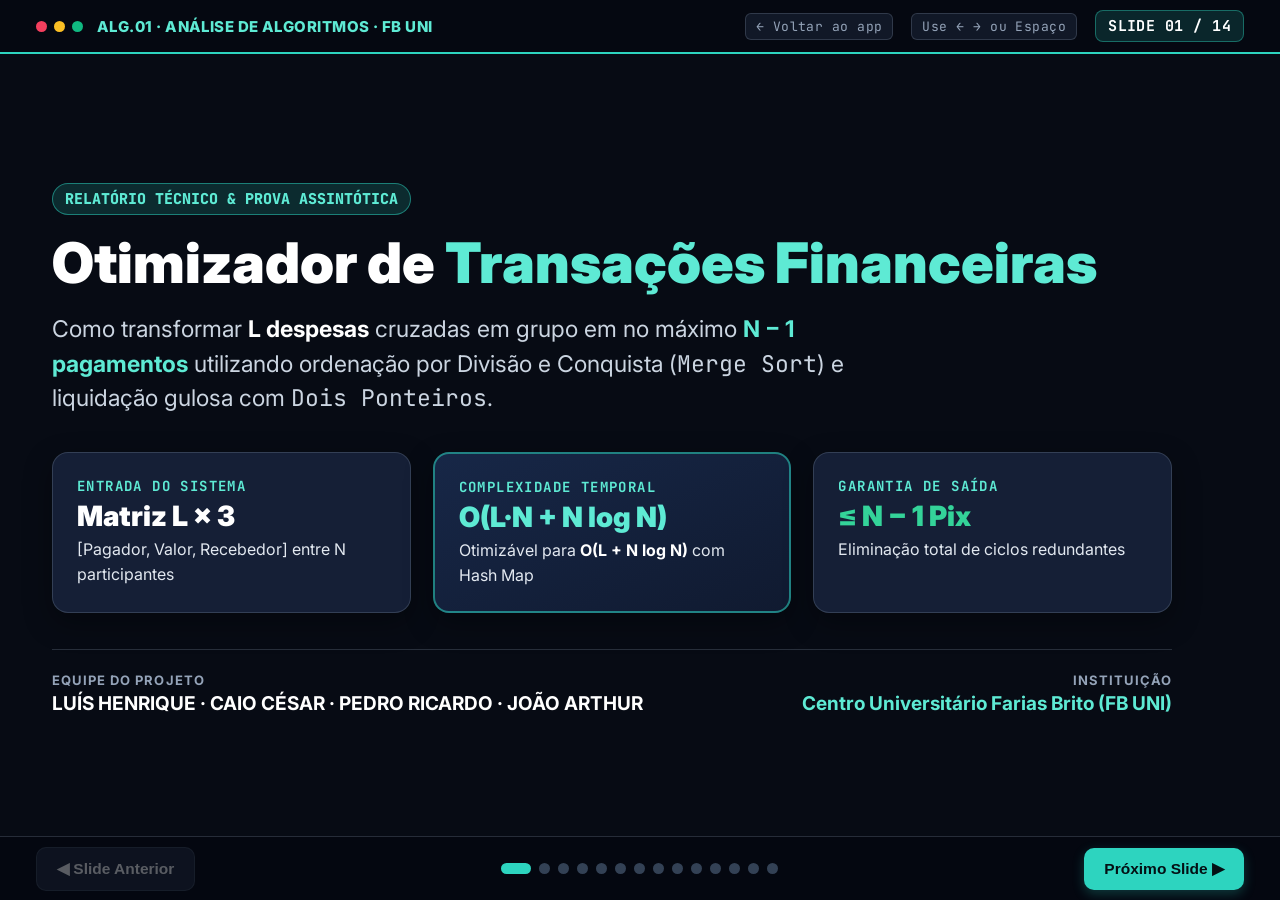
<file: otimizador_de_transa_es_financeiras_apresenta_o_interativa.html>
<!DOCTYPE html>
<html lang="pt-BR">
<head>
<meta charset="UTF-8">
<meta name="viewport" content="width=device-width, initial-scale=1.0">
<title>Otimizador de Transações Financeiras — Apresentação Sala de Aula (FB UNI)</title>
<link rel="preconnect" href="https://fonts.googleapis.com">
<link rel="preconnect" href="https://fonts.gstatic.com" crossorigin>
<link href="https://fonts.googleapis.com/css2?family=Inter:wght@400;500;600;700;800;900&family=JetBrains+Mono:wght@500;600;700;800&display=swap" rel="stylesheet">
<style>
  :root {
    --bg-deep: #070b14;
    --bg-surface: #0f172a;
    --bg-card: #151f36;
    --bg-card-elevated: #1b2845;
    --cyan: #2dd4bf;
    --cyan-bright: #5eead4;
    --cyan-soft: rgba(45, 212, 191, 0.16);
    --blue-accent: #38bdf8;
    --red: #fb7185;
    --red-strong: #f43f5e;
    --red-soft: rgba(244, 63, 94, 0.18);
    --green: #34d399;
    --green-strong: #10b981;
    --green-soft: rgba(16, 185, 129, 0.18);
    --amber: #fbbf24;
    --amber-soft: rgba(251, 191, 36, 0.16);
    --purple: #c084fc;
    --text-main: #f8fafc;
    --text-body: #e2e8f0;
    --text-muted: #94a3b8;
    --border: rgba(148, 163, 184, 0.24);
    --border-strong: rgba(56, 189, 248, 0.35);
  }

  * {
    box-sizing: border-box;
    margin: 0;
    padding: 0;
  }

  body {
    font-family: 'Inter', -apple-system, BlinkMacSystemFont, 'Segoe UI', Roboto, sans-serif;
    background-color: var(--bg-deep);
    color: var(--text-main);
    height: 100vh;
    overflow: hidden;
    display: flex;
    flex-direction: column;
    -webkit-font-smoothing: antialiased;
  }

  /* Barra Superior Otimizada para Projetor */
  .top-bar {
    height: 54px;
    background: #050811;
    border-bottom: 2px solid var(--cyan);
    display: flex;
    align-items: center;
    justify-content: space-between;
    padding: 0 36px;
    font-size: 15px;
    letter-spacing: 0.03em;
    flex-shrink: 0;
  }

  .top-bar .brand {
    display: flex;
    align-items: center;
    gap: 14px;
    font-weight: 800;
    color: var(--cyan-bright);
  }

  .dots {
    display: flex;
    gap: 7px;
  }
  .dots span {
    width: 11px;
    height: 11px;
    border-radius: 50%;
  }
  .dots span:nth-child(1) { background: #f43f5e; }
  .dots span:nth-child(2) { background: #fbbf24; }
  .dots span:nth-child(3) { background: #10b981; }

  .top-right {
    display: flex;
    align-items: center;
    gap: 18px;
  }

  .kbd-hint {
    font-family: 'JetBrains Mono', monospace;
    font-size: 13px;
    color: var(--text-muted);
    background: #111827;
    padding: 4px 10px;
    border-radius: 6px;
    border: 1px solid var(--border);
  }

  .slide-counter {
    font-family: 'JetBrains Mono', monospace;
    color: #fff;
    background: rgba(45, 212, 191, 0.15);
    border: 1px solid rgba(45, 212, 191, 0.4);
    padding: 5px 12px;
    border-radius: 8px;
    font-weight: 700;
    font-size: 15px;
  }

  /* Container de Slides */
  .deck {
    flex: 1;
    position: relative;
    overflow: hidden;
  }

  .slide {
    position: absolute;
    inset: 0;
    padding: 28px 52px 84px 52px;
    display: none;
    flex-direction: column;
    justify-content: flex-start;
    overflow-y: auto;
    animation: fadeIn 0.3s ease;
  }

  .slide.active {
    display: flex;
  }

  @keyframes fadeIn {
    from { opacity: 0; transform: translateY(10px); }
    to { opacity: 1; transform: translateY(0); }
  }

  /* Cabeçalho de Slide com Alto Contraste */
  .slide-header {
    border-left: 6px solid var(--cyan);
    padding-left: 20px;
    margin-bottom: 22px;
  }

  .slide-tag {
    font-family: 'JetBrains Mono', monospace;
    font-size: 14px;
    font-weight: 700;
    text-transform: uppercase;
    color: var(--cyan-bright);
    letter-spacing: 0.1em;
    margin-bottom: 4px;
  }

  .slide-title {
    font-size: 34px;
    font-weight: 900;
    letter-spacing: -0.02em;
    color: #ffffff;
    line-height: 1.15;
  }

  .slide-subtitle {
    font-size: 18px;
    color: #cbd5e1;
    margin-top: 6px;
    font-weight: 400;
  }

  /* Grids e Cards */
  .grid-2 {
    display: grid;
    grid-template-columns: 1fr 1fr;
    gap: 28px;
    align-items: stretch;
  }

  .grid-3 {
    display: grid;
    grid-template-columns: repeat(3, 1fr);
    gap: 22px;
  }

  .card {
    background: var(--bg-card);
    border: 1.5px solid var(--border);
    border-radius: 16px;
    padding: 24px;
    box-shadow: 0 10px 28px rgba(0, 0, 0, 0.35);
  }

  .card-highlight {
    background: linear-gradient(155deg, #172747, #101a30);
    border: 2px solid rgba(45, 212, 191, 0.55);
  }

  h3 {
    font-size: 20px;
    font-weight: 800;
    margin-bottom: 12px;
    color: var(--cyan-bright);
    letter-spacing: -0.01em;
  }

  p, li {
    font-size: 17.5px;
    line-height: 1.55;
    color: var(--text-body);
  }

  code, .mono {
    font-family: 'JetBrains Mono', monospace;
  }

  pre {
    background: #060913;
    border: 1.5px solid var(--border-strong);
    border-radius: 12px;
    padding: 18px 20px;
    font-family: 'JetBrains Mono', monospace;
    font-size: 15.5px;
    line-height: 1.6;
    color: #f1f5f9;
    overflow-x: auto;
  }

  .kw { color: #38bdf8; font-weight: 700; }
  .fn { color: #2dd4bf; font-weight: 600; }
  .num { color: #fbbf24; font-weight: 700; }
  .cm { color: #94a3b8; font-style: italic; }

  /* Tabelas Legíveis à Distância */
  table {
    width: 100%;
    border-collapse: collapse;
    font-size: 16.5px;
  }
  th, td {
    padding: 14px 16px;
    text-align: left;
    border-bottom: 1.5px solid var(--border);
  }
  th {
    background: rgba(45, 212, 191, 0.14);
    color: var(--cyan-bright);
    font-weight: 800;
    font-size: 15px;
    text-transform: uppercase;
    letter-spacing: 0.04em;
  }
  tbody tr {
    transition: background-color 0.2s ease;
  }

  /* Barra de Controle Passo a Passo (Destaque para Apresentador) */
  .stepper-bar {
    display: flex;
    align-items: center;
    justify-content: space-between;
    background: #0c1426;
    border: 2px solid var(--cyan);
    border-radius: 14px;
    padding: 16px 22px;
    margin-bottom: 20px;
    gap: 20px;
    box-shadow: 0 6px 20px rgba(45, 212, 191, 0.12);
  }

  .step-explanation {
    flex: 1;
    font-size: 17.5px;
    line-height: 1.45;
    color: #ffffff;
  }

  .step-explanation strong {
    color: var(--cyan-bright);
  }

  .btn-group {
    display: flex;
    gap: 12px;
    flex-shrink: 0;
  }

  button.action-btn {
    background: var(--cyan);
    color: #041014;
    border: none;
    border-radius: 10px;
    padding: 12px 20px;
    font-weight: 800;
    font-size: 15.5px;
    cursor: pointer;
    transition: transform 0.12s ease, background-color 0.15s ease, box-shadow 0.15s ease;
    box-shadow: 0 4px 12px rgba(45, 212, 191, 0.25);
  }

  button.action-btn:hover:not(:disabled) {
    transform: translateY(-2px);
    background: var(--cyan-bright);
  }

  button.action-btn.secondary {
    background: #1e293b;
    color: #f8fafc;
    border: 1.5px solid var(--border);
    box-shadow: none;
  }

  button.action-btn.secondary:hover:not(:disabled) {
    background: #334155;
  }

  button.action-btn:disabled {
    opacity: 0.35;
    cursor: not-allowed;
    transform: none;
  }

  /* Chips e Badges */
  .badge {
    display: inline-block;
    padding: 5px 12px;
    border-radius: 999px;
    font-size: 14.5px;
    font-weight: 800;
    font-family: 'JetBrains Mono', monospace;
  }
  .badge-neg { background: var(--red-soft); color: #fda4af; border: 1.5px solid rgba(251, 113, 133, 0.5); }
  .badge-pos { background: var(--green-soft); color: #6ee7b7; border: 1.5px solid rgba(52, 211, 153, 0.5); }
  .badge-zero { background: rgba(148, 163, 184, 0.18); color: #cbd5e1; border: 1px solid rgba(148, 163, 184, 0.3); }
  .badge-cyan { background: var(--cyan-soft); color: var(--cyan-bright); border: 1.5px solid rgba(45, 212, 191, 0.5); }
  .badge-amber { background: var(--amber-soft); color: #fde68a; border: 1.5px solid rgba(251, 191, 36, 0.5); }

  /* Array Visual / Ponteiros */
  .array-row {
    display: flex;
    gap: 22px;
    justify-content: center;
    margin: 22px 0;
    flex-wrap: wrap;
  }

  .cell-box {
    min-width: 175px;
    padding: 18px 20px;
    border-radius: 14px;
    background: var(--bg-card-elevated);
    border: 2.5px solid var(--border);
    text-align: center;
    transition: all 0.3s ease;
    position: relative;
  }

  .cell-box.active-esq {
    border-color: var(--red-strong);
    background: rgba(244, 63, 94, 0.12);
    box-shadow: 0 0 24px rgba(244, 63, 94, 0.35);
    transform: translateY(-5px);
  }

  .cell-box.active-dir {
    border-color: var(--green-strong);
    background: rgba(16, 185, 129, 0.12);
    box-shadow: 0 0 24px rgba(16, 185, 129, 0.35);
    transform: translateY(-5px);
  }

  .cell-box.settled {
    opacity: 0.45;
    border-style: dashed;
    background: #0d1322;
  }

  .ptr-tag {
    position: absolute;
    top: -15px;
    left: 50%;
    transform: translateX(-50%);
    font-size: 13.5px;
    font-weight: 900;
    font-family: 'JetBrains Mono', monospace;
    padding: 3px 12px;
    border-radius: 6px;
    box-shadow: 0 4px 10px rgba(0,0,0,0.4);
  }
  .ptr-esq { background: var(--red-strong); color: #fff; }
  .ptr-dir { background: var(--green-strong); color: #04120c; }

  /* Rodapé de Navegação Ampliado para Projetor */
  .nav-footer {
    position: fixed;
    bottom: 0;
    left: 0;
    right: 0;
    height: 64px;
    background: rgba(5, 8, 17, 0.97);
    border-top: 1.5px solid var(--border);
    display: flex;
    align-items: center;
    justify-content: space-between;
    padding: 0 36px;
    z-index: 50;
  }

  .slide-dots {
    display: flex;
    align-items: center;
    gap: 8px;
  }

  .slide-dot {
    width: 11px;
    height: 11px;
    border-radius: 999px;
    background: #334155;
    border: none;
    cursor: pointer;
    transition: all 0.25s ease;
  }

  .slide-dot.active {
    width: 30px;
    background: var(--cyan);
  }

  .slide-dot:hover:not(.active) {
    background: #64748b;
  }

  /* Questões ENADE Step-by-Step */
  .option-item {
    padding: 12px 16px;
    border-radius: 10px;
    border: 1.5px solid var(--border);
    background: rgba(15, 23, 42, 0.85);
    margin-bottom: 10px;
    font-size: 16px;
    color: #f1f5f9;
    transition: all 0.25s ease;
  }
  .option-item.correct-reveal {
    background: rgba(16, 185, 129, 0.22);
    border-color: var(--green-strong);
    color: #ffffff;
    font-weight: 800;
    box-shadow: 0 0 16px rgba(16, 185, 129, 0.25);
  }
  .option-item.dimmed {
    opacity: 0.38;
  }
  .res-step {
    padding: 14px 18px;
    border-radius: 10px;
    background: var(--bg-card-elevated);
    border-left: 5px solid var(--cyan);
    margin-bottom: 12px;
    font-size: 16px;
    line-height: 1.5;
    display: none;
    animation: fadeIn 0.3s ease;
  }
  .res-step.visible {
    display: block;
  }
</style>
</head>
<body>

<div class="top-bar">
  <div class="brand">
    <div class="dots"><span></span><span></span><span></span></div>
    <span>ALG.01 · ANÁLISE DE ALGORITMOS · FB UNI</span>
  </div>
  <div class="top-right">
    <a href="index.html" style="font-family:'JetBrains Mono',monospace;font-size:13px;color:var(--text-muted);background:#111827;padding:4px 10px;border-radius:6px;border:1px solid var(--border);text-decoration:none;transition:color .2s;" onmouseover="this.style.color='var(--cyan-bright)'" onmouseout="this.style.color='var(--text-muted)'">← Voltar ao app</a>
    <span class="kbd-hint">Use ← → ou Espaço</span>
    <div class="slide-counter" id="slideCounter">SLIDE 01 / 14</div>
  </div>
</div>

<div class="deck" id="deck">

  <!-- SLIDE 01: CAPA -->
  <section class="slide active" data-slide="1">
    <div style="margin: auto 0; max-width: 1120px; width: 100%;">
      <div class="badge badge-cyan" style="margin-bottom: 18px; font-size: 15px;">RELATÓRIO TÉCNICO &amp; PROVA ASSINTÓTICA</div>
      <h1 style="font-size: 56px; font-weight: 900; line-height: 1.1; margin-bottom: 18px; color: #fff;">
        Otimizador de <span style="color: var(--cyan-bright);">Transações Financeiras</span>
      </h1>
      <p style="font-size: 23px; color: #cbd5e1; max-width: 880px; margin-bottom: 36px; line-height: 1.5;">
        Como transformar <strong style="color:#fff;">L despesas</strong> cruzadas em grupo em no máximo <strong style="color:var(--cyan-bright);">N − 1 pagamentos</strong> utilizando ordenação por Divisão e Conquista (<span class="mono">Merge Sort</span>) e liquidação gulosa com <span class="mono">Dois Ponteiros</span>.
      </p>

      <div class="grid-3" style="margin-bottom: 36px;">
        <div class="card">
          <div class="slide-tag">ENTRADA DO SISTEMA</div>
          <div style="font-size: 28px; font-weight: 900; color: #fff; margin: 4px 0;">Matriz L × 3</div>
          <p style="font-size: 16px;">[Pagador, Valor, Recebedor] entre N participantes</p>
        </div>
        <div class="card card-highlight">
          <div class="slide-tag">COMPLEXIDADE TEMPORAL</div>
          <div style="font-size: 28px; font-weight: 900; color: var(--cyan-bright); margin: 4px 0;">O(L·N + N log N)</div>
          <p style="font-size: 16px;">Otimizável para <strong style="color:#fff;">O(L + N log N)</strong> com Hash Map</p>
        </div>
        <div class="card">
          <div class="slide-tag">GARANTIA DE SAÍDA</div>
          <div style="font-size: 28px; font-weight: 900; color: var(--green); margin: 4px 0;">≤ N − 1 Pix</div>
          <p style="font-size: 16px;">Eliminação total de ciclos redundantes</p>
        </div>
      </div>

      <div style="display:flex; justify-content: space-between; align-items: center; border-top: 1.5px solid var(--border); padding-top: 22px;">
        <div>
          <span style="font-size: 13px; font-weight: 700; color: var(--text-muted); letter-spacing: 0.08em; display:block; margin-bottom: 4px;">EQUIPE DO PROJETO</span>
          <strong style="font-size: 19px; color: #fff;">LUÍS HENRIQUE · CAIO CÉSAR · PEDRO RICARDO · JOÃO ARTHUR</strong>
        </div>
        <div style="text-align: right;">
          <span style="font-size: 13px; font-weight: 700; color: var(--text-muted); letter-spacing: 0.08em; display:block; margin-bottom: 4px;">INSTITUIÇÃO</span>
          <strong style="font-size: 19px; color: var(--cyan-bright);">Centro Universitário Farias Brito (FB UNI)</strong>
        </div>
      </div>
    </div>
  </section>

  <!-- SLIDE 02: PROBLEMA + ILUSTRAÇÃO VIAGEM EM FORTALEZA -->
  <section class="slide" data-slide="2">
    <div class="slide-header">
      <div class="slide-tag">01 · CONTEXTUALIZAÇÃO DO PROBLEMA</div>
      <h2 class="slide-title">Contas em Grupo: O Caos das Dívidas Cruzadas</h2>
      <p class="slide-subtitle">Em uma viagem entre amigos, pagamentos descentralizados geram grafos densos com ciclos redundantes.</p>
    </div>

    <div class="grid-2" style="flex:1; align-items: center;">
      <div>
        <svg viewBox="0 0 560 330" style="width:100%; border-radius: 16px; border: 2px solid var(--border-strong); background: linear-gradient(180deg, #16324f 0%, #1d4e68 58%, #2dd4bf 59%, #d9c39e 68%, #c2a878 100%); box-shadow: 0 12px 30px rgba(0,0,0,0.4);">
          <circle cx="480" cy="52" r="24" fill="#fde68a" opacity="0.9"/>
          <rect x="0" y="190" width="560" height="32" fill="#0ea5e9" opacity="0.8"/>
          <path d="M0 202 Q 70 196, 140 202 T 280 202 T 420 202 T 560 202" stroke="#bae6fd" stroke-width="2.5" fill="none"/>
          <rect x="26" y="118" width="5" height="95" fill="#475569"/>
          <rect x="10" y="118" width="84" height="38" rx="5" fill="#0f766e" stroke="#fff" stroke-width="2"/>
          <text x="52" y="135" fill="#fff" font-size="10" font-weight="900" text-anchor="middle">FORTALEZA</text>
          <text x="52" y="148" fill="#99f6e4" font-size="9" font-weight="700" text-anchor="middle">BRASIL</text>

          <!-- Smartphone de Despesas -->
          <rect x="98" y="136" width="50" height="88" rx="8" fill="#0f172a" stroke="#38bdf8" stroke-width="2.5"/>
          <rect x="105" y="146" width="36" height="11" rx="2" fill="#2dd4bf"/>
          <rect x="105" y="162" width="36" height="11" rx="2" fill="#334155"/>
          <rect x="105" y="178" width="36" height="11" rx="2" fill="#334155"/>
          <rect x="105" y="194" width="36" height="11" rx="2" fill="#f43f5e"/>

          <!-- Grafo Circular A -> B -> C -> A -->
          <defs>
            <marker id="arrowCyan" markerWidth="8" markerHeight="8" refX="6" refY="3" orient="auto">
              <path d="M0,0 L0,6 L7,3 z" fill="#2dd4bf"/>
            </marker>
            <marker id="arrowAmber" markerWidth="8" markerHeight="8" refX="6" refY="3" orient="auto">
              <path d="M0,0 L0,6 L7,3 z" fill="#fbbf24"/>
            </marker>
          </defs>
          <path d="M 188 52 Q 245 18, 298 42" stroke="#2dd4bf" stroke-width="3" fill="none" marker-end="url(#arrowCyan)"/>
          <path d="M 334 50 Q 388 38, 422 66" stroke="#2dd4bf" stroke-width="3" fill="none" marker-end="url(#arrowCyan)"/>
          <path d="M 418 86 Q 305 114, 192 72" stroke="#fbbf24" stroke-width="2.8" stroke-dasharray="6,4" fill="none" marker-end="url(#arrowAmber)"/>

          <circle cx="170" cy="60" r="18" fill="#0f172a" stroke="#fff" stroke-width="3"/>
          <text x="170" y="65" fill="#fff" font-size="15" font-weight="900" text-anchor="middle">A</text>

          <circle cx="316" cy="46" r="18" fill="#0f172a" stroke="#2dd4bf" stroke-width="3"/>
          <text x="316" y="51" fill="#2dd4bf" font-size="15" font-weight="900" text-anchor="middle">B</text>

          <circle cx="436" cy="76" r="18" fill="#0f172a" stroke="#fbbf24" stroke-width="3"/>
          <text x="436" y="81" fill="#fbbf24" font-size="15" font-weight="900" text-anchor="middle">C</text>

          <!-- Amigos Estilizados -->
          <circle cx="182" cy="148" r="11" fill="#f1c27d"/>
          <rect x="171" y="160" width="22" height="36" rx="6" fill="#fbbf24"/>
          <rect x="173" y="196" width="8" height="28" fill="#1e293b"/>
          <rect x="183" y="196" width="8" height="28" fill="#1e293b"/>

          <circle cx="232" cy="144" r="11" fill="#e0ac69"/>
          <rect x="221" y="156" width="22" height="38" rx="6" fill="#38bdf8"/>
          <rect x="223" y="194" width="8" height="30" fill="#0f172a"/>
          <rect x="233" y="194" width="8" height="30" fill="#0f172a"/>

          <circle cx="282" cy="149" r="11" fill="#8d5524"/>
          <rect x="271" y="161" width="22" height="35" rx="6" fill="#f87171"/>
          <rect x="273" y="196" width="8" height="28" fill="#1e293b"/>
          <rect x="283" y="196" width="8" height="28" fill="#1e293b"/>

          <!-- Carro com Bagageiro -->
          <rect x="372" y="148" width="84" height="14" rx="4" fill="#d97706" stroke="#78350f" stroke-width="1.5"/>
          <path d="M358 188 L374 164 L456 164 L474 188 Z" fill="#64748b"/>
          <rect x="344" y="186" width="144" height="34" rx="10" fill="#475569" stroke="#cbd5e1" stroke-width="1.5"/>
          <circle cx="376" cy="222" r="13" fill="#0f172a" stroke="#94a3b8" stroke-width="3"/>
          <circle cx="456" cy="222" r="13" fill="#0f172a" stroke="#94a3b8" stroke-width="3"/>
        </svg>
      </div>

      <div style="display:flex; flex-direction: column; gap: 18px;">
        <div class="card">
          <h3>O Problema na Prática</h3>
          <p>Durante uma viagem, <strong>A</strong> paga o hotel, <strong>B</strong> paga o jantar e <strong>C</strong> paga o passeio. Sem consolidação, surgem <strong>ciclos de dívida</strong> (<span class="mono" style="color:var(--amber);">A → B → C → A</span>) e dezenas de transferências Pix redundantes.</p>
        </div>
        <div class="card card-highlight">
          <h3>Modelagem Matemática &amp; Garantia</h3>
          <ul style="padding-left: 22px; display:flex; flex-direction:column; gap:12px;">
            <li><strong>Conservação de Fluxo:</strong> A soma algébrica de todos os saldos líquidos do grupo é sempre igual a <span class="mono" style="color:var(--cyan-bright); font-weight:700;">0</span> (<span class="mono">∑ saldo_i = 0</span>).</li>
            <li><strong>Redução de Arestas:</strong> Qualquer grafo financeiro com <span class="mono">L</span> transações entre <span class="mono">N</span> pessoas pode ser liquidado em no máximo <strong style="color:var(--green);">N − 1 pagamentos</strong>.</li>
          </ul>
        </div>
      </div>
    </div>
  </section>

  <!-- SLIDE 03: ALGORITMO PASSO A PASSO (DIAGRAMA ISOMÉTRICO) -->
  <section class="slide" data-slide="3">
    <div class="slide-header">
      <div class="slide-tag">02 · ARQUITETURA DA SOLUÇÃO</div>
      <h2 class="slide-title">Algoritmo em 4 Etapas (Pipeline de Liquidação)</h2>
      <p class="slide-subtitle">Transformação estruturada da matriz bruta de despesas em transferências mínimas.</p>
    </div>

    <div class="grid-2" style="align-items: center; flex:1;">
      <div class="card" style="display:flex; justify-content:center; align-items:center; background:#080d1a; height: 100%;">
        <svg viewBox="0 0 510 315" style="width:100%; max-height:310px;">
          <defs>
            <marker id="arrFlow" markerWidth="8" markerHeight="8" refX="6" refY="3" orient="auto">
              <path d="M0,0 L0,6 L7,3 z" fill="#2dd4bf"/>
            </marker>
          </defs>
          <!-- Camadas Isométricas à Esquerda -->
          <g transform="translate(26, 42)">
            <polygon points="95,155 190,108 95,60 0,108" fill="#1e293b" stroke="#38bdf8" stroke-width="2.5"/>
            <polygon points="95,128 190,81 95,33 0,81" fill="#16223a" stroke="#2dd4bf" stroke-width="2.5"/>
            <polygon points="95,101 190,54 95,6 0,54" fill="#0f172a" stroke="#f8fafc" stroke-width="2.5"/>
            <text x="95" y="59" fill="#5eead4" font-size="13" font-weight="900" text-anchor="middle">MATRIZ L × 3</text>
            <text x="95" y="185" fill="#cbd5e1" font-size="12.5" font-weight="600" text-anchor="middle">[Pagador, Valor, Recebedor]</text>
          </g>

          <!-- Fluxograma Conectado -->
          <line x1="218" y1="96" x2="268" y2="96" stroke="#2dd4bf" stroke-width="3" marker-end="url(#arrFlow)"/>

          <rect x="278" y="72" width="195" height="46" rx="10" fill="#151f36" stroke="#2dd4bf" stroke-width="2.5"/>
          <text x="375" y="100" fill="#fff" font-size="15" font-weight="800" text-anchor="middle">01. Consolidar</text>

          <line x1="375" y1="118" x2="375" y2="152" stroke="#2dd4bf" stroke-width="3" marker-end="url(#arrFlow)"/>

          <rect x="278" y="160" width="195" height="46" rx="10" fill="#151f36" stroke="#38bdf8" stroke-width="2.5"/>
          <text x="375" y="188" fill="#fff" font-size="15" font-weight="800" text-anchor="middle">02. Filtrar (|s| &gt; 0,005)</text>

          <line x1="375" y1="206" x2="375" y2="238" stroke="#2dd4bf" stroke-width="3" marker-end="url(#arrFlow)"/>

          <rect x="195" y="246" width="145" height="46" rx="10" fill="#151f36" stroke="#fbbf24" stroke-width="2.5"/>
          <text x="267" y="274" fill="#fde68a" font-size="14" font-weight="800" text-anchor="middle">03. Merge Sort</text>

          <line x1="340" y1="269" x2="365" y2="269" stroke="#2dd4bf" stroke-width="3" marker-end="url(#arrFlow)"/>

          <rect x="374" y="246" width="132" height="46" rx="10" fill="#0f2922" stroke="#34d399" stroke-width="2.5"/>
          <text x="440" y="274" fill="#6ee7b7" font-size="14" font-weight="800" text-anchor="middle">04. 2 Ponteiros</text>
        </svg>
      </div>

      <div style="display:flex; flex-direction:column; gap:12px;">
        <div class="card" style="padding:16px 20px;">
          <h3 style="margin-bottom: 6px;">01 · Consolidar Saldos Líquidos</h3>
          <p style="font-size: 16px;">Acumula créditos (<span class="mono" style="color:var(--green);">+valor</span> para pagador) e débitos (<span class="mono" style="color:var(--red);">−valor</span> para recebedor) percorrendo as <span class="mono">L</span> linhas.</p>
        </div>
        <div class="card" style="padding:16px 20px;">
          <h3 style="margin-bottom: 6px;">02 · Filtrar Tolerância Numérica</h3>
          <p style="font-size: 16px;">Remove participantes quitados ignorando ruídos de ponto flutuante: <span class="mono">|saldo| ≤ 0,005</span>.</p>
        </div>
        <div class="card" style="padding:16px 20px;">
          <h3 style="margin-bottom: 6px;">03 · Ordenar com Merge Sort</h3>
          <p style="font-size: 16px;">Ordena os <span class="mono">N</span> ativos em ordem crescente (<span class="mono">Θ(N log N)</span>): maiores devedores à esquerda, credores à direita.</p>
        </div>
        <div class="card" style="padding:16px 20px;">
          <h3 style="margin-bottom: 6px;">04 · Liquidar com Dois Ponteiros</h3>
          <p style="font-size: 16px;">Pareia <span class="mono">esq</span> (maior devedor) com <span class="mono">dir</span> (maior credor), zerando ao menos um participante por iteração.</p>
        </div>
      </div>
    </div>
  </section>

  <!-- SLIDE 04: SIMULADOR INTERATIVO ETAPAS 1 E 2 -->
  <section class="slide" data-slide="4">
    <div class="slide-header">
      <div class="slide-tag">03 · SIMULAÇÃO PASSO A PASSO — ETAPAS 1 &amp; 2</div>
      <h2 class="slide-title">Consolidação de Despesas e Filtro de Precisão</h2>
      <p class="slide-subtitle">Clique em "Próximo Passo" para acompanhar a leitura da matriz L × 3 e o cálculo dos saldos.</p>
    </div>

    <div class="stepper-bar">
      <div class="step-explanation" id="step12Text">
        <strong>Estado Inicial:</strong> Temos <strong>L = 4 despesas</strong> entre 4 amigos (Ana, Bruno, Carla e Diego). Todos começam com saldo R$ 0,00.
      </div>
      <div class="btn-group">
        <button class="action-btn secondary" onclick="resetStep12()">Reiniciar</button>
        <button class="action-btn" id="btnNext12" onclick="nextStep12()">Próximo Passo ▶</button>
      </div>
    </div>

    <div class="grid-2" style="flex:1;">
      <div class="card">
        <h3>Matriz de Entrada (L = 4 × C = 3)</h3>
        <table>
          <thead>
            <tr><th>Linha</th><th>Pagador (+)</th><th>Valor</th><th>Recebedor (−)</th></tr>
          </thead>
          <tbody id="txTableBody">
            <tr id="tx-0"><td><strong>#1</strong></td><td>Ana</td><td class="mono">R$ 120,00</td><td>Bruno</td></tr>
            <tr id="tx-1"><td><strong>#2</strong></td><td>Bruno</td><td class="mono">R$ 70,00</td><td>Carla</td></tr>
            <tr id="tx-2"><td><strong>#3</strong></td><td>Carla</td><td class="mono">R$ 70,00</td><td>Diego</td></tr>
            <tr id="tx-3"><td><strong>#4</strong></td><td>Diego</td><td class="mono">R$ 20,00</td><td>Ana</td></tr>
          </tbody>
        </table>
      </div>

      <div class="card">
        <h3>Vetor Consolidado &amp; Filtro (<span class="mono">|saldo| &gt; 0,005</span>)</h3>
        <div id="balancesList" style="display:flex; flex-direction:column; gap:12px; margin-top:10px;">
        </div>
      </div>
    </div>
  </section>

  <!-- SLIDE 05: ETAPA 3 - MERGE SORT INTERATIVO COM ÁRVORE COMPLETA -->
  <section class="slide" data-slide="5">
    <div class="slide-header">
      <div class="slide-tag">04 · ETAPA 3 — DIVISÃO E CONQUISTA</div>
      <h2 class="slide-title">Ordenação dos Saldos com Merge Sort</h2>
      <p class="slide-subtitle">Complexidade garantida Θ(N log N) no pior, médio e melhor caso.</p>
    </div>

    <div class="stepper-bar">
      <div class="step-explanation" id="mergeStepText">
        <strong>Visão Geral da Árvore (N = 3 ativos):</strong> A árvore completa mostra todo o ciclo de <strong>Divisão</strong> (topo para baixo) e <strong>Intercalação</strong> (baixo para cima). Clique em "Próximo Passo" para percorrer cada nível.
      </div>
      <div class="btn-group">
        <button class="action-btn secondary" onclick="resetMergeStep()">Reiniciar</button>
        <button class="action-btn" id="btnNextMerge" onclick="nextMergeStep()">Próximo Passo ▶</button>
      </div>
    </div>

    <div class="grid-2" style="flex:1; align-items: start;">
      <div class="card">
        <h3>Árvore Completa de Recursão (Dividir &amp; Intercalar)</h3>
        <div id="mergeVisualBox" style="margin-top:8px;">
          <!-- Renderizado via JS com a árvore completa -->
        </div>
      </div>

      <div class="card">
        <h3>Implementação <span class="mono">MERGE_SORT.JS</span></h3>
        <pre><span class="kw">function</span> <span class="fn">mergeSort</span>(arr) {
  <span class="kw">if</span> (arr.length &lt;= <span class="num">1</span>) <span class="kw">return</span> arr;
  <span class="kw">const</span> mid = Math.<span class="fn">floor</span>(arr.length / <span class="num">2</span>);
  <span class="kw">const</span> left = <span class="fn">mergeSort</span>(arr.<span class="fn">slice</span>(<span class="num">0</span>, mid));
  <span class="kw">const</span> right = <span class="fn">mergeSort</span>(arr.<span class="fn">slice</span>(mid));
  <span class="kw">return</span> <span class="fn">merge</span>(left, right);
}

<span class="kw">function</span> <span class="fn">merge</span>(l, r) {
  <span class="kw">const</span> res = []; <span class="kw">let</span> i = <span class="num">0</span>, j = <span class="num">0</span>;
  <span class="kw">while</span> (i &lt; l.length &amp;&amp; j &lt; r.length) {
    <span class="kw">if</span> (l[i].saldo &lt;= r[j].saldo) res.<span class="fn">push</span>(l[i++]);
    <span class="kw">else</span> res.<span class="fn">push</span>(r[j++]);
  }
  <span class="kw">return</span> res.<span class="fn">concat</span>(l.<span class="fn">slice</span>(i)).<span class="fn">concat</span>(r.<span class="fn">slice</span>(j));
}</pre>
      </div>
    </div>
  </section>

  <!-- SLIDE 06: ETAPA 4 - LIQUIDAÇÃO COM DOIS PONTEIROS -->
  <section class="slide" data-slide="6">
    <div class="slide-header">
      <div class="slide-tag">05 · ETAPA 4 — LIQUIDAÇÃO GULOSA</div>
      <h2 class="slide-title">Liquidação com Dois Ponteiros (<span class="mono">esq</span> e <span class="mono">dir</span>)</h2>
      <p class="slide-subtitle">O maior devedor paga diretamente ao maior credor até que ambos os ponteiros se cruzem.</p>
    </div>

    <div style="display:flex; justify-content:center; margin-bottom: 12px;">
      <svg viewBox="0 0 700 112" style="width:100%; max-width:700px; height:105px;">
        <polygon points="20,44 95,10 95,26 298,26 298,62 95,62 95,78" fill="#f43f5e" opacity="0.95"/>
        <text x="180" y="17" fill="#fda4af" font-size="13.5" font-weight="800" text-anchor="middle">Devedores (-negativo)</text>
        <line x1="168" y1="32" x2="168" y2="56" stroke="#fff" stroke-width="2.5"/>
        <line x1="146" y1="39" x2="190" y2="39" stroke="#fff" stroke-width="2.5"/>
        <circle cx="146" cy="48" r="5" fill="#fff"/>
        <circle cx="190" cy="48" r="5" fill="#fff"/>
        <text x="268" y="52" fill="#fff" font-size="24" font-weight="900">−</text>

        <polygon points="680,44 605,10 605,26 402,26 402,62 605,62 605,78" fill="#10b981" opacity="0.95"/>
        <text x="520" y="17" fill="#6ee7b7" font-size="13.5" font-weight="800" text-anchor="middle">Credores (+positivo)</text>
        <line x1="532" y1="32" x2="532" y2="56" stroke="#fff" stroke-width="2.5"/>
        <line x1="510" y1="39" x2="554" y2="39" stroke="#fff" stroke-width="2.5"/>
        <circle cx="510" cy="48" r="5" fill="#fff"/>
        <circle cx="554" cy="48" r="5" fill="#fff"/>
        <text x="424" y="52" fill="#fff" font-size="24" font-weight="900">+</text>

        <text x="280" y="98" fill="#fda4af" font-family="monospace" font-size="14.5" font-weight="900">esq →</text>
        <text x="350" y="106" fill="#38bdf8" font-size="13" font-weight="800" text-anchor="middle">Two Pointers</text>
        <text x="420" y="98" fill="#6ee7b7" font-family="monospace" font-size="14.5" font-weight="900" text-anchor="end">← dir</text>
      </svg>
    </div>

    <div class="stepper-bar">
      <div class="step-explanation" id="tpStepText">
        <strong>Vetor Ordenado:</strong> <span class="mono">esq = 0</span> aponta para Bruno (−R$ 50) e <span class="mono">dir = 2</span> aponta para Ana (+R$ 100).
      </div>
      <div class="btn-group">
        <button class="action-btn secondary" onclick="resetTpStep()">Reiniciar</button>
        <button class="action-btn" id="btnNextTp" onclick="nextTpStep()">Executar Transferência ▶</button>
      </div>
    </div>

    <div class="array-row" id="tpArrayContainer"></div>

    <div class="card" style="margin-top:auto;">
      <h3>Pagamentos Gerados (<span id="pixCount">0</span> de no máximo N − 1 = 2)</h3>
      <div id="pixLog" style="display:flex; gap:14px; flex-wrap:wrap; margin-top:10px;">
        <span style="color:var(--text-muted); font-size:16px;">Nenhuma transferência registrada ainda. Clique em "Executar Transferência".</span>
      </div>
    </div>
  </section>

  <!-- SLIDE 07: CÓDIGO DOS DOIS PONTEIROS & PROVA DO LIMITE N - 1 -->
  <section class="slide" data-slide="7">
    <div class="slide-header">
      <div class="slide-tag">06 · IMPLEMENTAÇÃO &amp; PROVA FORMAL</div>
      <h2 class="slide-title">Código da Liquidação e Invariante Fundamental</h2>
      <p class="slide-subtitle">Por que o laço executa no máximo N − 1 iterações?</p>
    </div>

    <div class="grid-2" style="flex:1; align-items: stretch;">
      <div class="card">
        <h3>Implementação <span class="mono">TWO_POINTERS_SETTLEMENT.JS</span></h3>
        <pre><span class="kw">let</span> esq = <span class="num">0</span>;
<span class="kw">let</span> dir = ativos.length - <span class="num">1</span>;

<span class="kw">while</span> (esq &lt; dir) {
  <span class="kw">const</span> devedor = ativos[esq];
  <span class="kw">const</span> credor  = ativos[dir];
  <span class="kw">const</span> val = Math.<span class="fn">min</span>(-devedor.saldo, credor.saldo);

  <span class="fn">registrarPix</span>(devedor.nome, credor.nome, val);

  devedor.saldo += val;
  credor.saldo  -= val;

  <span class="kw">if</span> (Math.<span class="fn">abs</span>(devedor.saldo) &lt;= <span class="num">0.005</span>) esq++;
  <span class="kw">if</span> (Math.<span class="fn">abs</span>(credor.saldo)  &lt;= <span class="num">0.005</span>) dir--;
}</pre>
      </div>

      <div style="display:flex; flex-direction:column; gap:18px;">
        <div class="card card-highlight">
          <h3>Invariante de Laço (Prova de Cotas)</h3>
          <p>A cada iteração do <span class="mono">while (esq &lt; dir)</span>, transferimos <span class="mono" style="color:var(--cyan-bright);">val = min(|saldo[esq]|, saldo[dir])</span>. Isso garante matematicamente que:</p>
          <ul style="padding-left:22px; margin-top:10px; display:flex; flex-direction:column; gap:10px;">
            <li>Pelo menos <strong>1 ponteiro avança</strong> (<span class="mono">esq++</span> ou <span class="mono">dir--</span>), eliminando 1 pessoa ativa.</li>
            <li>Quando restam apenas 2 pessoas (<span class="mono">dir - esq = 1</span>), pela conservação de soma zero, <span class="mono">|saldo[esq]| == saldo[dir]</span>, zerando <strong>ambas simultaneamente</strong> na última transferência.</li>
          </ul>
        </div>
        <div class="card">
          <h3>Conclusão Matemática</h3>
          <p>Como existem <span class="mono">N</span> participantes ativos e o último passo liquida 2 pessoas de uma só vez, o total de pagamentos é estritamente <strong style="color:var(--green);">≤ N − 1</strong>, com custo linear <span class="mono">T₄(N) = O(N)</span>.</p>
        </div>
      </div>
    </div>
  </section>

  <!-- SLIDE 08: PARÂMETROS & FREQUÊNCIA DE OPERAÇÕES -->
  <section class="slide" data-slide="8">
    <div class="slide-header">
      <div class="slide-tag">07 · CONTAGEM ANALÍTICA</div>
      <h2 class="slide-title">Parâmetros de Entrada e Frequência de Operações</h2>
      <p class="slide-subtitle">Mapeamento exato do custo computacional de cada etapa do algoritmo.</p>
    </div>

    <div class="grid-3" style="margin-bottom: 22px;">
      <div class="card">
        <div class="slide-tag">PARÂMETRO L</div>
        <div style="font-size:26px; font-weight:900; margin: 4px 0;">Despesas Registradas</div>
        <p style="font-size:15.5px;">Número de linhas da matriz de transações (<span class="mono">C = 3</span> colunas fixas).</p>
      </div>
      <div class="card">
        <div class="slide-tag">PARÂMETRO N</div>
        <div style="font-size:26px; font-weight:900; margin: 4px 0;">Pessoas Distintas</div>
        <p style="font-size:15.5px;">Limitado superiormente por <span class="mono">N ≤ 2L</span> (no máximo 2 nomes novos por linha).</p>
      </div>
      <div class="card card-highlight">
        <div class="slide-tag">FUNÇÃO DE CUSTO T</div>
        <div style="font-size:26px; font-weight:900; color:var(--cyan-bright); margin: 4px 0;">T(L, N)</div>
        <p style="font-size:15.5px;">Soma das operações elementares executadas nas 4 etapas.</p>
      </div>
    </div>

    <div class="card" style="flex:1;">
      <h3>Tabela de Frequência de Operações por Etapa</h3>
      <table>
        <thead>
          <tr>
            <th>Etapa</th>
            <th>Descrição do Processo</th>
            <th>Operação Básica</th>
            <th>Frequência Exata</th>
            <th>Ordem Assintótica</th>
          </tr>
        </thead>
        <tbody>
          <tr>
            <td><strong>1. Consolidar</strong></td>
            <td>Busca linear (<span class="mono">findIndex</span>) para pagador e recebedor em L linhas</td>
            <td>Comparação de strings</td>
            <td class="mono">2 · L · N (pior caso)</td>
            <td><span class="badge badge-neg">O(L · N)</span></td>
          </tr>
          <tr>
            <td><strong>2. Filtrar</strong></td>
            <td>Verificação de tolerância numérica de ponto flutuante</td>
            <td><span class="mono">|saldo| &gt; 0,005</span></td>
            <td class="mono">N</td>
            <td><span class="badge badge-cyan">Θ(N)</span></td>
          </tr>
          <tr>
            <td><strong>3. Ordenar</strong></td>
            <td>Divisão recursiva e intercalação ordenada (<span class="mono">Merge Sort</span>)</td>
            <td><span class="mono">l[i].saldo &lt;= r[j].saldo</span></td>
            <td class="mono">N · log₂ N</td>
            <td><span class="badge badge-cyan">Θ(N log N)</span></td>
          </tr>
          <tr>
            <td><strong>4. Liquidar</strong></td>
            <td>Movimentação convergente dos ponteiros <span class="mono">esq</span> e <span class="mono">dir</span></td>
            <td>Atualização de saldo + avanço</td>
            <td class="mono">≤ N − 1</td>
            <td><span class="badge badge-pos">O(N)</span></td>
          </tr>
        </tbody>
      </table>
    </div>
  </section>

  <!-- SLIDE 09: TEOREMA MESTRE E ÁRVORE DE RECORRÊNCIA -->
  <section class="slide" data-slide="9">
    <div class="slide-header">
      <div class="slide-tag">08 · PROVA FORMAL DO MERGE SORT</div>
      <h2 class="slide-title">Teorema Mestre &amp; Árvore de Recorrência</h2>
      <p class="slide-subtitle">Demonstração rigorosa de que T₃(N) = 2T₃(N/2) + O(N) pertence a Θ(N log N).</p>
    </div>

    <div class="grid-2" style="flex:1; align-items: center;">
      <div class="card" style="display:flex; flex-direction:column; gap:16px;">
        <h3>Aplicação do Teorema Mestre</h3>
        <div style="background:#060913; padding:18px; border-radius:12px; border:2px solid var(--cyan); text-align:center;">
          <span class="mono" style="font-size:22px; color:var(--cyan-bright); font-weight:800;">T₃(N) = 2 · T₃(N / 2) + O(N)</span>
        </div>
        <ul style="padding-left:22px; display:flex; flex-direction:column; gap:12px;">
          <li><strong>Parâmetros:</strong> <span class="mono">a = 2</span> subproblemas, fator de redução <span class="mono">b = 2</span> e custo de combinação <span class="mono">f(N) = O(N)</span>.</li>
          <li><strong>Expoente Crítico:</strong> <span class="mono">N^(log_b a) = N^(log₂ 2) = N¹ = N</span>.</li>
          <li><strong>Comparação (Caso 2):</strong> Como <span class="mono">f(N) = Θ(N^(log₂ 2))</span>, multiplicamos por <span class="mono">log N</span>:</li>
        </ul>
        <div class="badge badge-pos" style="font-size:18px; padding:12px; text-align:center;">
          T₃(N) = Θ(N log N)
        </div>
      </div>

      <div class="card" style="background:#080d1a;">
        <h3>Árvore de Recorrência (<span class="mono">log₂ N</span> níveis)</h3>
        <svg viewBox="0 0 480 245" style="width:100%;">
          <!-- Nível 0 -->
          <rect x="155" y="10" width="145" height="32" rx="7" fill="#1e293b" stroke="#2dd4bf" stroke-width="2"/>
          <text x="227" y="31" fill="#fff" font-size="13" font-family="monospace" font-weight="bold" text-anchor="middle">Nível 0: N</text>
          <text x="468" y="31" fill="#5eead4" font-size="13" font-family="monospace" font-weight="bold" text-anchor="end">Custo: cN</text>

          <!-- Linhas N0 -> N1 -->
          <line x1="195" y1="42" x2="135" y2="74" stroke="#94a3b8" stroke-width="2"/>
          <line x1="260" y1="42" x2="320" y2="74" stroke="#94a3b8" stroke-width="2"/>

          <!-- Nível 1 -->
          <rect x="85" y="74" width="100" height="30" rx="6" fill="#1e293b" stroke="#38bdf8" stroke-width="2"/>
          <text x="135" y="94" fill="#fff" font-size="13" font-family="monospace" font-weight="bold" text-anchor="middle">N/2</text>
          <rect x="270" y="74" width="100" height="30" rx="6" fill="#1e293b" stroke="#38bdf8" stroke-width="2"/>
          <text x="320" y="94" fill="#fff" font-size="13" font-family="monospace" font-weight="bold" text-anchor="middle">N/2</text>
          <text x="468" y="94" fill="#5eead4" font-size="13" font-family="monospace" font-weight="bold" text-anchor="end">Custo: cN</text>

          <!-- Nível 2 -->
          <rect x="50" y="134" width="65" height="28" rx="5" fill="#16223a" stroke="#cbd5e1" stroke-width="1.5"/>
          <text x="82" y="153" fill="#f1f5f9" font-size="12" font-family="monospace" font-weight="bold" text-anchor="middle">N/4</text>
          <rect x="132" y="134" width="65" height="28" rx="5" fill="#16223a" stroke="#cbd5e1" stroke-width="1.5"/>
          <text x="164" y="153" fill="#f1f5f9" font-size="12" font-family="monospace" font-weight="bold" text-anchor="middle">N/4</text>
          <rect x="242" y="134" width="65" height="28" rx="5" fill="#16223a" stroke="#cbd5e1" stroke-width="1.5"/>
          <text x="274" y="153" fill="#f1f5f9" font-size="12" font-family="monospace" font-weight="bold" text-anchor="middle">N/4</text>
          <rect x="324" y="134" width="65" height="28" rx="5" fill="#16223a" stroke="#cbd5e1" stroke-width="1.5"/>
          <text x="356" y="153" fill="#f1f5f9" font-size="12" font-family="monospace" font-weight="bold" text-anchor="middle">N/4</text>
          <text x="468" y="153" fill="#5eead4" font-size="13" font-family="monospace" font-weight="bold" text-anchor="end">Custo: cN</text>

          <!-- Folhas -->
          <text x="220" y="186" fill="#94a3b8" font-size="18" font-weight="bold" text-anchor="middle">⋮</text>
          <rect x="45" y="200" width="350" height="32" rx="7" fill="#0f2922" stroke="#34d399" stroke-width="2"/>
          <text x="220" y="221" fill="#6ee7b7" font-size="13" font-family="monospace" font-weight="bold" text-anchor="middle">Nível log₂ N: N folhas de tamanho 1</text>
          <text x="468" y="221" fill="#6ee7b7" font-size="13" font-family="monospace" font-weight="bold" text-anchor="end">Custo: cN</text>
        </svg>
      </div>
    </div>
  </section>

  <!-- SLIDE 10: COMPORTAMENTO ASSINTÓTICO POR CENÁRIO -->
  <section class="slide" data-slide="10">
    <div class="slide-header">
      <div class="slide-tag">09 · ANÁLISE DE CENÁRIOS</div>
      <h2 class="slide-title">Comportamento Assintótico: Pior, Melhor e Caso Médio</h2>
      <p class="slide-subtitle">A busca linear na Etapa 1 determina a variação entre Ω(L + N log N) e O(L·N + N log N).</p>
    </div>

    <div class="grid-3" style="margin-bottom: 22px;">
      <div class="card" style="border-top: 4px solid var(--red-strong);">
        <div class="badge badge-neg" style="margin-bottom:10px;">PIOR CASO · BIG-O</div>
        <div class="mono" style="font-size:21px; font-weight:900; color:#fff; margin-bottom:8px;">O(L·N + N log N)</div>
        <p style="font-size:15.5px;">Cada nome buscado via <span class="mono">findIndex</span> está no final do vetor de participantes, exigindo <span class="mono">N</span> comparações por transação.</p>
      </div>

      <div class="card" style="border-top: 4px solid var(--green-strong);">
        <div class="badge badge-pos" style="margin-bottom:10px;">MELHOR CASO · BIG-OMEGA</div>
        <div class="mono" style="font-size:21px; font-weight:900; color:#fff; margin-bottom:8px;">Ω(L + N log N)</div>
        <p style="font-size:15.5px;">Os nomes aparecem sempre nas primeiras posições da lista, tornando a busca quase imediata (<span class="mono">O(1)</span> por transação).</p>
      </div>

      <div class="card" style="border-top: 4px solid var(--cyan);">
        <div class="badge badge-cyan" style="margin-bottom:10px;">CASO MÉDIO · BIG-THETA</div>
        <div class="mono" style="font-size:21px; font-weight:900; color:#fff; margin-bottom:8px;">Θ(L·N + N log N)</div>
        <p style="font-size:15.5px;">Em média a busca percorre <span class="mono">N / 2</span> posições. Sem Tabela Hash, o termo <span class="mono">L · N</span> domina quando <span class="mono">L ≫ log N</span>.</p>
      </div>
    </div>

    <div class="card" style="flex:1;">
      <h3>Comparação Assintótica Detalhada</h3>
      <table>
        <thead>
          <tr>
            <th>Cenário</th>
            <th>Etapa 1 (Consolidação)</th>
            <th>Etapa 3 (Merge Sort)</th>
            <th>Etapas 2 &amp; 4</th>
            <th>Complexidade Global</th>
          </tr>
        </thead>
        <tbody>
          <tr>
            <td><strong>Pior Caso</strong></td>
            <td class="mono" style="color:#fda4af; font-weight:700;">O(L · N)</td>
            <td class="mono">Θ(N log N)</td>
            <td class="mono">O(N)</td>
            <td class="mono" style="color:#fff;"><strong>O(L·N + N log N)</strong></td>
          </tr>
          <tr>
            <td><strong>Melhor Caso</strong></td>
            <td class="mono" style="color:#6ee7b7; font-weight:700;">Ω(L)</td>
            <td class="mono">Θ(N log N)</td>
            <td class="mono">Ω(N)</td>
            <td class="mono" style="color:#fff;"><strong>Ω(L + N log N)</strong></td>
          </tr>
          <tr>
            <td><strong>Caso Médio</strong></td>
            <td class="mono" style="color:var(--cyan-bright); font-weight:700;">Θ(L · N)</td>
            <td class="mono">Θ(N log N)</td>
            <td class="mono">Θ(N)</td>
            <td class="mono" style="color:#fff;"><strong>Θ(L·N + N log N)</strong></td>
          </tr>
        </tbody>
      </table>
    </div>
  </section>

  <!-- SLIDE 11: COMPLEXIDADE E GARGALOS (AMPULHETA VS HASH MAP) -->
  <section class="slide" data-slide="11">
    <div class="slide-header">
      <div class="slide-tag">10 · OTIMIZAÇÃO ESTRUTURAL</div>
      <h2 class="slide-title">Complexidade e Gargalos: Lista Linear vs. Hash Map</h2>
      <p class="slide-subtitle">Como a troca da estrutura de dados na Etapa 1 elimina o gargalo multiplicativo.</p>
    </div>

    <div class="grid-2" style="flex:1; align-items: center;">
      <div class="card" style="text-align:center; border-color: rgba(244, 63, 94, 0.5);">
        <div class="badge badge-neg" style="margin-bottom:14px;">ABORDAGEM ATUAL (VETOR + FINDINDEX)</div>
        <svg viewBox="0 0 120 120" style="width:105px; height:105px; margin: 8px auto;">
          <path d="M30,15 L90,15 L90,28 L66,58 L90,88 L90,105 L30,105 L30,88 L54,58 L30,28 Z" fill="none" stroke="#fb7185" stroke-width="4.5"/>
          <polygon points="38,26 82,26 60,52" fill="#fb7185" opacity="0.65"/>
          <polygon points="42,98 78,98 60,76" fill="#fb7185"/>
        </svg>
        <div class="mono" style="font-size:30px; font-weight:900; color:#fda4af; margin: 10px 0;">O(L · N)</div>
        <p>Para cada uma das <span class="mono">L</span> despesas, <span class="mono">findIndex()</span> realiza uma varredura linear sobre até <span class="mono">N</span> usuários. Quando <span class="mono">L ≫ log N</span>, este termo domina todo o algoritmo.</p>
      </div>

      <div class="card card-highlight" style="text-align:center;">
        <div class="badge badge-pos" style="margin-bottom:14px;">OTIMIZAÇÃO PROPOSTA (TABELA HASH / MAP)</div>
        <svg viewBox="0 0 140 120" style="width:120px; height:105px; margin: 8px auto;">
          <rect x="12" y="20" width="44" height="80" rx="7" fill="#0f172a" stroke="#2dd4bf" stroke-width="3.5"/>
          <line x1="12" y1="47" x2="56" y2="47" stroke="#2dd4bf" stroke-width="2.5"/>
          <line x1="12" y1="74" x2="56" y2="74" stroke="#2dd4bf" stroke-width="2.5"/>
          <circle cx="34" cy="34" r="4.5" fill="#34d399"/>
          <circle cx="34" cy="60" r="4.5" fill="#34d399"/>
          <line x1="56" y1="60" x2="88" y2="60" stroke="#34d399" stroke-width="3.5"/>
          <polygon points="86,53 97,60 86,67" fill="#34d399"/>
          <rect x="97" y="42" width="36" height="36" rx="7" fill="#0f2922" stroke="#34d399" stroke-width="3"/>
          <text x="115" y="65" fill="#6ee7b7" font-size="12.5" font-family="monospace" font-weight="900" text-anchor="middle">O(1)</text>
        </svg>
        <div class="mono" style="font-size:30px; font-weight:900; color:var(--green); margin: 10px 0;">O(L) esperado</div>
        <p>Substituindo o array por um <span class="mono">Map&lt;string, number&gt;</span>, o acesso ao saldo de pagador e recebedor passa a ser <span class="mono">O(1)</span> médio, reduzindo o custo global para <strong style="color:#fff;">O(L + N log N)</strong>.</p>
      </div>
    </div>
  </section>

  <!-- SLIDE 12: SÍNTESE EXECUTIVA & CRÉDITOS -->
  <section class="slide" data-slide="12">
    <div class="slide-header">
      <div class="slide-tag">11 · CONCLUSÃO DO PROJETO</div>
      <h2 class="slide-title">Síntese Executiva &amp; Créditos</h2>
      <p class="slide-subtitle">Consolidar primeiro simplifica os pagamentos e garante eficiência comprovada.</p>
    </div>

    <div class="grid-2" style="flex:1; align-items: center;">
      <div style="display:flex; flex-direction:column; gap:16px;">
        <div class="card card-highlight">
          <h3>Eficiência Prática</h3>
          <p>Elimina ciclos de dívida (<span class="mono">A → B → C → A</span>) e reduz <span class="mono">L</span> transações arbitrárias para no máximo <strong style="color:var(--green);">N − 1 transferências</strong> diretas.</p>
        </div>
        <div class="card">
          <h3>Rigor Assintótico</h3>
          <p>Ordenação garantida em <span class="mono">Θ(N log N)</span> provada pelo <strong>Teorema Mestre (Caso 2)</strong> e liquidação linear em <span class="mono">O(N)</span> via invariante de dois ponteiros.</p>
        </div>
        <div class="card">
          <h3>Autores &amp; Disciplina</h3>
          <p><strong style="color:#fff;">Luís Henrique · Caio César · Pedro Ricardo · João Arthur</strong><br>Análise de Algoritmos — Centro Universitário Farias Brito (FB UNI)</p>
        </div>
      </div>

      <div class="card" style="display:flex; flex-direction:column; align-items:center; justify-content:center; background:#080d1a; height: 100%;">
        <svg viewBox="0 0 320 235" style="width:100%; max-width:320px;">
          <rect x="85" y="198" width="150" height="16" rx="5" fill="#475569"/>
          <rect x="153" y="45" width="14" height="153" rx="5" fill="#2dd4bf"/>
          <circle cx="160" cy="42" r="11" fill="#38bdf8"/>
          <line x1="60" y1="68" x2="260" y2="68" stroke="#f8fafc" stroke-width="6" stroke-linecap="round"/>
          <!-- Prato Esquerdo -->
          <line x1="72" y1="68" x2="46" y2="130" stroke="#cbd5e1" stroke-width="2.5"/>
          <line x1="72" y1="68" x2="98" y2="130" stroke="#cbd5e1" stroke-width="2.5"/>
          <path d="M36,130 Q72,152 108,130 Z" fill="#f43f5e"/>
          <text x="72" y="168" fill="#fda4af" font-size="13" font-family="monospace" font-weight="900" text-anchor="middle">∑ Débitos</text>
          <!-- Prato Direito -->
          <line x1="248" y1="68" x2="222" y2="130" stroke="#cbd5e1" stroke-width="2.5"/>
          <line x1="248" y1="68" x2="274" y2="130" stroke="#cbd5e1" stroke-width="2.5"/>
          <path d="M212,130 Q248,152 284,130 Z" fill="#10b981"/>
          <text x="248" y="168" fill="#6ee7b7" font-size="13" font-family="monospace" font-weight="900" text-anchor="middle">∑ Créditos</text>
        </svg>
        <div class="mono" style="font-size:18px; color:var(--cyan-bright); font-weight:800; margin-top:8px;">∑ Saldo Líquido = 0,00</div>
      </div>
    </div>
  </section>

  <!-- SLIDE 13: QUESTÃO ENADE 1 -->
  <section class="slide" data-slide="13">
    <div class="slide-header">
      <div class="slide-tag">12 · APLICAÇÃO ENADE — QUESTÃO 01 (ANÁLISE ASSINTÓTICA)</div>
      <h2 class="slide-title">ENADE 2014 · Notação Assintótica (<span class="mono">O, Ω, Θ</span>)</h2>
      <p class="slide-subtitle">Relação direta com a variação entre melhor caso Ω(L + N log N) e pior caso O(L·N + N log N) do nosso projeto.</p>
    </div>

    <div class="stepper-bar">
      <div class="step-explanation" id="q1StatusText">
        <strong>Modo Questão:</strong> Leia o enunciado e clique em <strong>"Próximo Passo da Resolução"</strong> para avaliar cada afirmativa.
      </div>
      <div class="btn-group">
        <button class="action-btn secondary" onclick="resetQ1()">Reiniciar</button>
        <button class="action-btn" id="btnNextQ1" onclick="nextQ1()">Próximo Passo da Resolução ▶</button>
      </div>
    </div>

    <div class="grid-2" style="flex:1; align-items: start;">
      <div class="card">
        <h3>Enunciado (ENADE 2014 — Questão 24)</h3>
        <p style="font-size:16px; margin-bottom:12px;">Sejam <strong>f(n)</strong> e <strong>g(n)</strong> funções assintoticamente positivas que representam o número de operações de dois algoritmos. Avalie as afirmações:</p>
        <ul style="padding-left:20px; font-size:15.5px; display:flex; flex-direction:column; gap:8px; margin-bottom:14px;">
          <li><strong>I.</strong> Diz-se que <span class="mono">f(n) = O(g(n))</span> se existem constantes <span class="mono">c &gt; 0</span> e <span class="mono">n₀ &gt; 0</span> tais que <span class="mono">0 ≤ f(n) ≤ c·g(n)</span> para todo <span class="mono">n ≥ n₀</span>.</li>
          <li><strong>II.</strong> Se um algoritmo tem pior caso <span class="mono">O(n²)</span> e melhor caso <span class="mono">Ω(n)</span>, então sua complexidade assintótica justa é <span class="mono">Θ(n²)</span>.</li>
          <li><strong>III.</strong> Se <span class="mono">f(n) = 3n log₂ n + 15n + 40</span>, então <span class="mono">f(n) = Θ(n log n)</span>.</li>
        </ul>
        <div id="q1Options">
          <div class="option-item" data-opt="A">A) I, apenas.</div>
          <div class="option-item" data-opt="B">B) II, apenas.</div>
          <div class="option-item" data-opt="C">C) I e III, apenas.</div>
          <div class="option-item" data-opt="D">D) II e III, apenas.</div>
          <div class="option-item" data-opt="E">E) I, II e III.</div>
        </div>
      </div>

      <div class="card">
        <h3>Resolução Comentada Passo a Passo</h3>
        <div id="q1StepsContainer">
          <div class="res-step" id="q1-step-1" style="border-left-color:var(--green-strong);">
            <strong style="color:var(--green);">Passo 1 — Afirmação I (VERDADEIRA):</strong><br>
            Reproduz exatamente a definição formal de <strong>Big-O</strong> (limite superior assintótico). A partir de <span class="mono">n₀</span>, <span class="mono">f(n)</span> nunca cresce mais rápido que <span class="mono">c·g(n)</span>.
          </div>
          <div class="res-step" id="q1-step-2" style="border-left-color:var(--red-strong);">
            <strong style="color:#fda4af;">Passo 2 — Afirmação II (FALSA):</strong><br>
            A cota justa <span class="mono">Θ(g(n))</span> exige que os limites superior (<span class="mono">O</span>) e inferior (<span class="mono">Ω</span>) tenham a <strong>mesma ordem</strong>. Como no nosso projeto (que vai de <span class="mono">Ω(L)</span> a <span class="mono">O(L·N)</span>), pior e melhor casos distintos não geram um único <span class="mono">Θ(n²)</span>.
          </div>
          <div class="res-step" id="q1-step-3" style="border-left-color:var(--green-strong);">
            <strong style="color:var(--green);">Passo 3 — Afirmação III (VERDADEIRA):</strong><br>
            Desprezando a constante multiplicativa (<span class="mono">3</span>) e os termos de menor ordem (<span class="mono">15n + 40</span>), prevalece o termo dominante <span class="mono">Θ(n log n)</span>.
          </div>
          <div class="res-step" id="q1-step-4" style="border-left-color:var(--amber); background: rgba(251, 191, 36, 0.14);">
            <strong style="color:#fde68a;">Passo 4 — Gabarito Oficial: Alternativa C (I e III, apenas).</strong>
          </div>
        </div>
      </div>
    </div>
  </section>

  <!-- SLIDE 14: QUESTÃO ENADE 2 -->
  <section class="slide" data-slide="14">
    <div class="slide-header">
      <div class="slide-tag">13 · APLICAÇÃO ENADE — QUESTÃO 02 (TEOREMA MESTRE)</div>
      <h2 class="slide-title">ENADE / POSCOMP · Recorrência e Teorema Mestre</h2>
      <p class="slide-subtitle">Aplicação direta do Caso 2 do Teorema Mestre — o mesmo utilizado na prova do Merge Sort.</p>
    </div>

    <div class="stepper-bar">
      <div class="step-explanation" id="q2StatusText">
        <strong>Modo Questão:</strong> Resolva a recorrência <span class="mono">T(n) = 4T(n/2) + n²</span> avançando os passos ao lado.
      </div>
      <div class="btn-group">
        <button class="action-btn secondary" onclick="resetQ2()">Reiniciar</button>
        <button class="action-btn" id="btnNextQ2" onclick="nextQ2()">Próximo Passo da Resolução ▶</button>
      </div>
    </div>

    <div class="grid-2" style="flex:1; align-items: start;">
      <div class="card">
        <h3>Enunciado (Estilo ENADE / POSCOMP)</h3>
        <p style="font-size:16px; margin-bottom:10px;">O Teorema Mestre resolve recorrências da forma <span class="mono">T(n) = aT(n/b) + f(n)</span>, com <span class="mono">a ≥ 1</span> e <span class="mono">b &gt; 1</span>. Considere o algoritmo de divisão e conquista definido por:</p>
        <div style="background:#060913; padding:14px; border-radius:10px; border:2px solid var(--cyan); text-align:center; margin:12px 0;">
          <span class="mono" style="font-size:21px; color:var(--cyan-bright); font-weight:900;">T(n) = 4 · T(n / 2) + n²</span>
        </div>
        <p style="font-size:16px; margin-bottom:12px;">Aplicando o Teorema Mestre, a complexidade assintótica de tempo <span class="mono">T(n)</span> é:</p>
        <div id="q2Options">
          <div class="option-item" data-opt="A">A) Θ(n²)</div>
          <div class="option-item" data-opt="B">B) Θ(n² log n)</div>
          <div class="option-item" data-opt="C">C) Θ(n^(log₂ 4) · n)</div>
          <div class="option-item" data-opt="D">D) Θ(n³)</div>
          <div class="option-item" data-opt="E">E) Θ(4ⁿ)</div>
        </div>
      </div>

      <div class="card">
        <h3>Resolução Comentada Passo a Passo</h3>
        <div id="q2StepsContainer">
          <div class="res-step" id="q2-step-1">
            <strong style="color:var(--cyan-bright);">Passo 1 — Identificar os Parâmetros:</strong><br>
            Subproblemas: <span class="mono">a = 4</span> &nbsp;|&nbsp; Fator de divisão: <span class="mono">b = 2</span> &nbsp;|&nbsp; Custo externo: <span class="mono">f(n) = n²</span>.
          </div>
          <div class="res-step" id="q2-step-2">
            <strong style="color:var(--blue-accent);">Passo 2 — Calcular o Expoente Crítico (n^(log_b a)):</strong><br>
            <span class="mono">log_b a = log₂ 4 = 2  ⟹  n^(log₂ 4) = n²</span>.
          </div>
          <div class="res-step" id="q2-step-3" style="border-left-color:var(--green-strong);">
            <strong style="color:var(--green);">Passo 3 — Comparar f(n) com n^(log_b a) (Caso 2):</strong><br>
            Como <span class="mono">f(n) = n² = Θ(n^(log₂ 4))</span>, há empate polinomial — idêntico ao <strong>Caso 2</strong> usado no <span class="mono">Merge Sort</span> do nosso projeto!
          </div>
          <div class="res-step" id="q2-step-4" style="border-left-color:var(--amber); background: rgba(251, 191, 36, 0.14);">
            <strong style="color:#fde68a;">Passo 4 — Aplicar Fórmula do Caso 2 &amp; Gabarito:</strong><br>
            <span class="mono">T(n) = Θ(n^(log_b a) · log n) = Θ(n² log n)</span>.<br>
            <strong>Gabarito Oficial: Alternativa B.</strong>
          </div>
        </div>
      </div>
    </div>
  </section>

</div>

<!-- Rodapé de Navegação com Bolinhas Clicáveis -->
<div class="nav-footer">
  <button class="action-btn secondary" id="prevSlideBtn" onclick="changeSlide(-1)">◀ Slide Anterior</button>
  <div class="slide-dots" id="slideDotsContainer"></div>
  <button class="action-btn" id="nextSlideBtn" onclick="changeSlide(1)">Próximo Slide ▶</button>
</div>

<script>
  const slides = document.querySelectorAll('.slide');
  const totalSlides = slides.length;
  let currentSlide = 1;

  function renderDots() {
    const dotsContainer = document.getElementById('slideDotsContainer');
    dotsContainer.innerHTML = '';
    for (let i = 1; i <= totalSlides; i++) {
      const btn = document.createElement('button');
      btn.className = 'slide-dot' + (i === currentSlide ? ' active' : '');
      btn.title = `Ir para Slide ${i}`;
      btn.onclick = () => {
        currentSlide = i;
        updateSlideUI();
      };
      dotsContainer.appendChild(btn);
    }
  }

  function updateSlideUI() {
    slides.forEach((s, idx) => {
      s.classList.toggle('active', idx + 1 === currentSlide);
    });
    document.getElementById('slideCounter').textContent =
      `SLIDE ${String(currentSlide).padStart(2, '0')} / ${String(totalSlides).padStart(2, '0')}`;
    document.getElementById('prevSlideBtn').disabled = currentSlide === 1;
    document.getElementById('nextSlideBtn').disabled = currentSlide === totalSlides;
    renderDots();
  }

  function changeSlide(delta) {
    const next = currentSlide + delta;
    if (next >= 1 && next <= totalSlides) {
      currentSlide = next;
      updateSlideUI();
    }
  }

  document.addEventListener('keydown', (e) => {
    if (e.key === 'ArrowRight' || e.key === ' ') {
      if (document.activeElement.tagName !== 'BUTTON') {
        e.preventDefault();
        changeSlide(1);
      }
    }
    if (e.key === 'ArrowLeft') {
      e.preventDefault();
      changeSlide(-1);
    }
  });

  // --- SIMULADOR SLIDE 04 (ETAPAS 1 & 2) ---
  let step12 = 0;
  const txSteps = [
    {
      text: '<strong>Linha #1:</strong> Ana pagou R$ 120,00 para Bruno. <span class="mono" style="color:var(--green);">Ana +120</span> e <span class="mono" style="color:var(--red);">Bruno −120</span>.',
      bal: { Ana: 120, Bruno: -120, Carla: 0, Diego: 0 },
      filtered: false
    },
    {
      text: '<strong>Linha #2:</strong> Bruno pagou R$ 70,00 para Carla. <span class="mono">Bruno −50</span> e <span class="mono">Carla −70</span>.',
      bal: { Ana: 120, Bruno: -50, Carla: -70, Diego: 0 },
      filtered: false
    },
    {
      text: '<strong>Linha #3:</strong> Carla pagou R$ 70,00 para Diego. <span class="mono" style="color:var(--amber);">Carla R$ 0,00 (quitada!)</span> e <span class="mono">Diego −70</span>.',
      bal: { Ana: 120, Bruno: -50, Carla: 0, Diego: -70 },
      filtered: false
    },
    {
      text: '<strong>Linha #4:</strong> Diego pagou R$ 20,00 para Ana. Saldos brutos concluídos em <span class="mono">O(L·N)</span>.',
      bal: { Ana: 100, Bruno: -50, Carla: 0, Diego: -50 },
      filtered: false
    },
    {
      text: '<strong>Etapa 2 (Filtro |saldo| &gt; 0,005):</strong> Carla (R$ 0,00) é descartada. Restam <strong>N = 3 ativos</strong> para ordenação!',
      bal: { Ana: 100, Bruno: -50, Carla: 0, Diego: -50 },
      filtered: true
    }
  ];

  function renderBalances(balObj, filtered) {
    const container = document.getElementById('balancesList');
    container.innerHTML = '';
    Object.entries(balObj).forEach(([name, val]) => {
      const isZero = Math.abs(val) <= 0.005;
      if (filtered && isZero) {
        container.innerHTML += `
          <div style="display:flex; justify-content:space-between; align-items:center; padding:13px 16px; border-radius:10px; background:#090e1a; border:1.5px dashed #475569; opacity:0.5;">
            <span style="font-size:16.5px;"><strong>${name}</strong> (Removida no filtro)</span>
            <span class="badge badge-zero">R$ 0,00</span>
          </div>`;
        return;
      }
      const cls = val > 0 ? 'badge-pos' : (val < 0 ? 'badge-neg' : 'badge-zero');
      const prefix = val > 0 ? '+' : '';
      container.innerHTML += `
        <div style="display:flex; justify-content:space-between; align-items:center; padding:13px 16px; border-radius:10px; background:var(--bg-card-elevated); border:1.5px solid var(--border);">
          <strong style="font-size:17.5px; color:#fff;">${name}</strong>
          <span class="badge ${cls}" style="font-size:16px;">${prefix}R$ ${val.toFixed(2)}</span>
        </div>`;
    });
  }

  function nextStep12() {
    if (step12 >= txSteps.length) return;
    const st = txSteps[step12];
    document.getElementById('step12Text').innerHTML = st.text;
    for (let i = 0; i < 4; i++) {
      const row = document.getElementById(`tx-${i}`);
      row.style.background = (i === step12) ? 'rgba(45, 212, 191, 0.22)' : 'transparent';
    }
    renderBalances(st.bal, st.filtered);
    step12++;
    if (step12 === txSteps.length) document.getElementById('btnNext12').disabled = true;
  }

  function resetStep12() {
    step12 = 0;
    document.getElementById('btnNext12').disabled = false;
    document.getElementById('step12Text').innerHTML =
      '<strong>Estado Inicial:</strong> Temos <strong>L = 4 despesas</strong> entre 4 amigos (Ana, Bruno, Carla e Diego). Todos começam com saldo R$ 0,00.';
    for (let i = 0; i < 4; i++) document.getElementById(`tx-${i}`).style.background = 'transparent';
    renderBalances({ Ana: 0, Bruno: 0, Carla: 0, Diego: 0 }, false);
  }
  resetStep12();

  // --- SIMULADOR SLIDE 05 (MERGE SORT - ÁRVORE COMPLETA PROGRESSIVA) ---
  let mergeStep = 0;
  const mergeStepTexts = [
    '<strong>Visão Geral da Árvore (N = 3 ativos):</strong> A árvore completa mostra todo o ciclo de <strong>Divisão</strong> (topo para baixo) e <strong>Intercalação</strong> (baixo para cima). Clique em "Próximo Passo" para percorrer cada nível.',
    '<strong>Passo 1 (Divisão Nível 1):</strong> O vetor inicial <span class="mono">[Ana (+100), Bruno (-50), Diego (-50)]</span> é dividido ao meio em <span class="mono">[Ana (+100)]</span> (caso base) e <span class="mono">[Bruno (-50), Diego (-50)]</span>.',
    '<strong>Passo 2 (Subdivisão até Folhas):</strong> A sublista direita divide-se até os casos base unitários <span class="mono">[Bruno (-50)]</span> e <span class="mono">[Diego (-50)]</span>.',
    '<strong>Passo 3 (Merge Intermediário):</strong> Intercalamos <span class="mono">[Bruno (-50)]</span> e <span class="mono">[Diego (-50)]</span> mantendo a ordem crescente (<span class="mono">-50 ≤ -50</span>).',
    '<strong>Passo 4 (Merge Final — Concluído!):</strong> Intercalamos <span class="mono">[Ana (+100)]</span> com <span class="mono">[Bruno (-50), Diego (-50)]</span> em <span class="mono">O(N)</span>, gerando o vetor ordenado final!'
  ];

  function renderFullMergeTree(step) {
    const isAll = step === 0;
    const hDiv0 = (isAll || step >= 1) ? 'opacity:1; border-color:var(--cyan);' : 'opacity:0.35;';
    const hDiv1 = (isAll || step >= 1) ? 'opacity:1;' : 'opacity:0.3;';
    const hLeaf = (isAll || step >= 2) ? 'opacity:1;' : 'opacity:0.3;';
    const hMrg1 = (isAll || step >= 3) ? 'opacity:1;' : 'opacity:0.3;';
    const hMrg2 = (isAll || step >= 4) ? 'opacity:1; border-color:var(--green-strong); background:#0f2922;' : 'opacity:0.3;';

    const glow1 = step === 1 ? 'box-shadow: 0 0 18px rgba(56,189,248,0.45); transform: scale(1.02);' : '';
    const glow2 = step === 2 ? 'box-shadow: 0 0 18px rgba(251,191,36,0.45); transform: scale(1.02);' : '';
    const glow3 = step === 3 ? 'box-shadow: 0 0 18px rgba(192,132,252,0.45); transform: scale(1.02);' : '';
    const glow4 = step === 4 ? 'box-shadow: 0 0 22px rgba(16,185,129,0.55); transform: scale(1.02);' : '';

    return `
      <div style="display:flex; flex-direction:column; gap:10px;">
        <!-- Nível 0: Entrada -->
        <div class="cell-box" style="padding:10px 14px; ${hDiv0}">
          <div class="slide-tag" style="font-size:11.5px;">NÍVEL 0 · ENTRADA</div>
          <div class="mono" style="font-size:14.5px; font-weight:700; color:#fff;">[ Ana (+100) , Bruno (-50) , Diego (-50) ]</div>
        </div>

        <div style="text-align:center; font-size:12px; font-family:monospace; color:var(--blue-accent); font-weight:700;">⬇ DIVISÃO RECURSIVA ⬇</div>

        <!-- Nível 1: Primeira Divisão -->
        <div class="grid-2" style="gap:10px; transition:all 0.3s ease; ${hDiv1} ${glow1}">
          <div class="cell-box" style="padding:9px; border-color:var(--blue-accent);">
            <div class="slide-tag" style="font-size:11px; color:var(--blue-accent);">ESQ (BASE)</div>
            <div class="mono" style="font-size:13.5px; font-weight:700;">[ Ana (+100) ]</div>
          </div>
          <div class="cell-box" style="padding:9px; border-color:var(--blue-accent);">
            <div class="slide-tag" style="font-size:11px; color:var(--blue-accent);">DIR (DIVIDE)</div>
            <div class="mono" style="font-size:13.5px; font-weight:700;">[ Bruno (-50) , Diego (-50) ]</div>
          </div>
        </div>

        <!-- Nível 2: Folhas Unitárias -->
        <div class="grid-3" style="gap:8px; transition:all 0.3s ease; ${hLeaf} ${glow2}">
          <div class="cell-box" style="padding:8px; border-color:var(--amber);">
            <div class="slide-tag" style="font-size:10.5px; color:var(--amber);">FOLHA 1</div>
            <div class="mono" style="font-size:13px; font-weight:700;">[ Ana (+100) ]</div>
          </div>
          <div class="cell-box" style="padding:8px; border-color:var(--amber);">
            <div class="slide-tag" style="font-size:10.5px; color:var(--amber);">FOLHA 2</div>
            <div class="mono" style="font-size:13px; font-weight:700;">[ Bruno (-50) ]</div>
          </div>
          <div class="cell-box" style="padding:8px; border-color:var(--amber);">
            <div class="slide-tag" style="font-size:10.5px; color:var(--amber);">FOLHA 3</div>
            <div class="mono" style="font-size:13px; font-weight:700;">[ Diego (-50) ]</div>
          </div>
        </div>

        <div style="text-align:center; font-size:12px; font-family:monospace; color:var(--green); font-weight:700;">⬆ INTERCALAÇÃO (MERGE) ⬆</div>

        <!-- Nível 3: Merge Parcial -->
        <div class="grid-2" style="gap:10px; transition:all 0.3s ease; ${hMrg1} ${glow3}">
          <div class="cell-box" style="padding:9px; border-color:var(--purple);">
            <div class="slide-tag" style="font-size:11px; color:var(--purple);">MANTÉM ESQ</div>
            <div class="mono" style="font-size:13.5px; font-weight:700;">[ Ana (+100) ]</div>
          </div>
          <div class="cell-box" style="padding:9px; border-color:var(--purple);">
            <div class="slide-tag" style="font-size:11px; color:var(--purple);">MERGE DIR</div>
            <div class="mono" style="font-size:13.5px; font-weight:700;">[ Bruno (-50) , Diego (-50) ]</div>
          </div>
        </div>

        <!-- Nível 4: Saída Ordenada Final -->
        <div class="cell-box" style="padding:11px 14px; transition:all 0.3s ease; ${hMrg2} ${glow4}">
          <div class="slide-tag" style="font-size:11.5px; color:var(--green);">SAÍDA FINAL ORDENADA · Θ(N log N)</div>
          <div class="mono" style="font-size:15px; font-weight:800; color:#fff;">[ Bruno (-50) , Diego (-50) , Ana (+100) ]</div>
        </div>
      </div>
    `;
  }

  function nextMergeStep() {
    if (mergeStep >= mergeStepTexts.length - 1) return;
    mergeStep++;
    document.getElementById('mergeStepText').innerHTML = mergeStepTexts[mergeStep];
    document.getElementById('mergeVisualBox').innerHTML = renderFullMergeTree(mergeStep);
    if (mergeStep === mergeStepTexts.length - 1) document.getElementById('btnNextMerge').disabled = true;
  }

  function resetMergeStep() {
    mergeStep = 0;
    document.getElementById('btnNextMerge').disabled = false;
    document.getElementById('mergeStepText').innerHTML = mergeStepTexts[0];
    document.getElementById('mergeVisualBox').innerHTML = renderFullMergeTree(0);
  }
  resetMergeStep();

  // --- SIMULADOR SLIDE 06 (DOIS PONTEIROS) ---
  let tpStep = 0;
  const tpStates = [
    {
      esq: 0, dir: 2,
      arr: [
        { name: 'Bruno', saldo: -50 },
        { name: 'Diego', saldo: -50 },
        { name: 'Ana', saldo: 100 }
      ],
      text: '<strong>Vetor Ordenado:</strong> <span class="mono">esq = 0</span> aponta para Bruno (−R$ 50) e <span class="mono">dir = 2</span> aponta para Ana (+R$ 100).',
      logs: []
    },
    {
      esq: 1, dir: 2,
      arr: [
        { name: 'Bruno', saldo: 0 },
        { name: 'Diego', saldo: -50 },
        { name: 'Ana', saldo: 50 }
      ],
      text: '<strong>Iteração 1:</strong> <span class="mono">val = min(50, 100) = R$ 50</span>. Bruno paga R$ 50 para Ana, zera sua dívida e <span class="mono">esq++</span> avança para Diego!',
      logs: ['Pix #1: Bruno ➔ Ana (R$ 50,00)']
    },
    {
      esq: 2, dir: 1,
      arr: [
        { name: 'Bruno', saldo: 0 },
        { name: 'Diego', saldo: 0 },
        { name: 'Ana', saldo: 0 }
      ],
      text: '<strong>Iteração 2 (Concluído!):</strong> <span class="mono">val = min(50, 50) = R$ 50</span>. Diego paga R$ 50 para Ana. Ambos zeram (<span class="mono">esq &gt; dir</span>) em exatos <strong>2 Pix (N − 1)</strong>!',
      logs: ['Pix #1: Bruno ➔ Ana (R$ 50,00)', 'Pix #2: Diego ➔ Ana (R$ 50,00)']
    }
  ];

  function renderTpState(idx) {
    const st = tpStates[idx];
    document.getElementById('tpStepText').innerHTML = st.text;
    const container = document.getElementById('tpArrayContainer');
    container.innerHTML = '';
    st.arr.forEach((p, i) => {
      const isEsq = (i === st.esq && st.esq < st.dir);
      const isDir = (i === st.dir && st.esq < st.dir);
      const isSettled = Math.abs(p.saldo) <= 0.005;
      let cls = 'cell-box';
      if (isEsq) cls += ' active-esq';
      if (isDir) cls += ' active-dir';
      if (isSettled) cls += ' settled';

      let badgeHtml = '';
      if (isEsq) badgeHtml += `<span class="ptr-tag ptr-esq">esq = ${i}</span>`;
      if (isDir) badgeHtml += `<span class="ptr-tag ptr-dir">dir = ${i}</span>`;

      const valCls = p.saldo > 0 ? 'badge-pos' : (p.saldo < 0 ? 'badge-neg' : 'badge-zero');
      const prefix = p.saldo > 0 ? '+' : '';
      container.innerHTML += `
        <div class="${cls}">
          ${badgeHtml}
          <div style="font-weight:900; font-size:20px; color:#fff; margin-bottom:8px;">${p.name}</div>
          <span class="badge ${valCls}" style="font-size:16px;">${prefix}R$ ${p.saldo.toFixed(2)}</span>
        </div>`;
    });

    document.getElementById('pixCount').textContent = st.logs.length;
    const logBox = document.getElementById('pixLog');
    if (st.logs.length === 0) {
      logBox.innerHTML = '<span style="color:var(--text-muted); font-size:16px;">Nenhuma transferência registrada ainda. Clique em "Executar Transferência".</span>';
    } else {
      logBox.innerHTML = st.logs.map(l => `<span class="badge badge-pos" style="font-size:16px; padding:8px 16px;">${l}</span>`).join('');
    }
  }

  function nextTpStep() {
    if (tpStep < tpStates.length - 1) {
      tpStep++;
      renderTpState(tpStep);
      if (tpStep === tpStates.length - 1) document.getElementById('btnNextTp').disabled = true;
    }
  }

  function resetTpStep() {
    tpStep = 0;
    document.getElementById('btnNextTp').disabled = false;
    renderTpState(0);
  }
  renderTpState(0);

  // --- STEPPER QUESTÃO ENADE 1 ---
  let q1Step = 0;
  function nextQ1() {
    if (q1Step >= 4) return;
    q1Step++;
    document.getElementById(`q1-step-${q1Step}`).classList.add('visible');
    if (q1Step === 4) {
      document.getElementById('btnNextQ1').disabled = true;
      document.getElementById('q1StatusText').innerHTML =
        '<strong>Resolução Concluída:</strong> Alternativa correta <span class="badge badge-pos">C) I e III, apenas</span>.';
      document.querySelectorAll('#q1Options .option-item').forEach(el => {
        if (el.dataset.opt === 'C') el.classList.add('correct-reveal');
        else el.classList.add('dimmed');
      });
    } else {
      document.getElementById('q1StatusText').innerHTML =
        `<strong>Passo ${q1Step} de 4:</strong> Avaliando a Afirmativa ${['I', 'II', 'III'][q1Step - 1]}...`;
    }
  }

  function resetQ1() {
    q1Step = 0;
    document.getElementById('btnNextQ1').disabled = false;
    document.getElementById('q1StatusText').innerHTML =
      '<strong>Modo Questão:</strong> Leia o enunciado e clique em <strong>"Próximo Passo da Resolução"</strong> para avaliar cada afirmativa.';
    for (let i = 1; i <= 4; i++) document.getElementById(`q1-step-${i}`).classList.remove('visible');
    document.querySelectorAll('#q1Options .option-item').forEach(el => {
      el.classList.remove('correct-reveal', 'dimmed');
    });
  }

  // --- STEPPER QUESTÃO ENADE 2 ---
  let q2Step = 0;
  function nextQ2() {
    if (q2Step >= 4) return;
    q2Step++;
    document.getElementById(`q2-step-${q2Step}`).classList.add('visible');
    if (q2Step === 4) {
      document.getElementById('btnNextQ2').disabled = true;
      document.getElementById('q2StatusText').innerHTML =
        '<strong>Resolução Concluída:</strong> Alternativa correta <span class="badge badge-pos">B) Θ(n² log n)</span>.';
      document.querySelectorAll('#q2Options .option-item').forEach(el => {
        if (el.dataset.opt === 'B') el.classList.add('correct-reveal');
        else el.classList.add('dimmed');
      });
    } else {
      document.getElementById('q2StatusText').innerHTML =
        `<strong>Passo ${q2Step} de 4:</strong> Aplicando o Teorema Mestre...`;
    }
  }

  function resetQ2() {
    q2Step = 0;
    document.getElementById('btnNextQ2').disabled = false;
    document.getElementById('q2StatusText').innerHTML =
      '<strong>Modo Questão:</strong> Resolva a recorrência <span class="mono">T(n) = 4T(n/2) + n²</span> avançando os passos ao lado.';
    for (let i = 1; i <= 4; i++) document.getElementById(`q2-step-${i}`).classList.remove('visible');
    document.querySelectorAll('#q2Options .option-item').forEach(el => {
      el.classList.remove('correct-reveal', 'dimmed');
    });
  }

  updateSlideUI();
</script>
</body>
</html>
</file>
<file: css/estilo.css>
:root {
      --bg: #040814;
      --line: rgba(120, 150, 255, .16);
      --txt: #e9eeff;
      --mut: #8c99bd;
      --blue: #4d7cff;
      --blue2: #8fb0ff;
      --pos: #3ddc97;
      --neg: #ff7a90;
      --grupo: #b985ff;
      --glass: linear-gradient(160deg, rgba(20, 34, 76, .72), rgba(8, 14, 34, .86));
      --item-bg: rgba(8, 14, 36, .6);
      --input-bg: rgba(4, 8, 22, .7);
      --gap: 20px;
      --radius: 20px;
      --card-max: 520px;
      font-family: 'Manrope', system-ui, -apple-system, 'Segoe UI', sans-serif;
    }

    /* Tema claro: troca só a paleta (--bg/--txt/--mut/--line/--glass e os tons de
       destaque, escurecidos pra manter contraste em fundo claro). O resto do CSS
       usa essas variáveis, então se adapta sozinho. */
    :root[data-theme="light"] {
      --bg: #eef1fa;
      --line: rgba(60, 90, 180, .18);
      --txt: #1c2440;
      --mut: #5c6690;
      --blue: #3a63e6;
      --blue2: #2f55c9;
      --pos: #1a9d5a;
      --neg: #e23b56;
      --grupo: #8b4fe0;
      --glass: linear-gradient(160deg, rgba(255, 255, 255, .88), rgba(234, 238, 250, .94));
      --item-bg: rgba(255, 255, 255, .7);
      --input-bg: rgba(255, 255, 255, .75);
    }

    /* Elementos que são sempre "escuros" por design, mesmo no tema claro
       (modais e o toast flutuante): fixamos aqui as variáveis de volta pro
       valor escuro, só dentro deles, pra nenhum texto ficar ilegível (escuro
       sobre escuro). Os cards de destaque (Transações registradas e
       Transações Mínimas) NÃO entram aqui — eles seguem o tema normalmente,
       só com uma cor de fundo própria por tema (ver mais abaixo). */
    .modal,
    #toast,
    .cop-modal,
    .ord-modal,
    .imp-modal,
    .exp-modal,
    .dc-modal,
    .anim-modal {
      /* "color" é propriedade herdada: sem redeclará-la aqui, os filhos que
         não têm cor própria herdariam o "color" já calculado lá no body
         (com o --txt do tema atual, não o fixado acima) */
      color: var(--txt);
      --bg: #040814;
      --line: rgba(120, 150, 255, .16);
      --txt: #e9eeff;
      --mut: #8c99bd;
      --blue: #4d7cff;
      --blue2: #8fb0ff;
      --pos: #3ddc97;
      --neg: #ff7a90;
      --grupo: #b985ff;
      --glass: linear-gradient(160deg, rgba(20, 34, 76, .72), rgba(8, 14, 34, .86));
      --item-bg: rgba(8, 14, 36, .6);
      --input-bg: rgba(4, 8, 22, .7);
    }

    * {
      box-sizing: border-box;
      margin: 0
    }

    body {
      min-height: 100vh;
      color: var(--txt);
      padding: 32px 20px 56px;
      background:
        radial-gradient(900px 500px at 12% -10%, rgba(60, 110, 255, .30), transparent 60%),
        radial-gradient(700px 500px at 100% 0%, rgba(40, 70, 200, .22), transparent 60%),
        var(--bg);
    }

    .wrap {
      max-width: 1120px;
      margin: 0 auto;
      display: grid;
      gap: var(--gap)
    }

    header {
      display: flex;
      flex-wrap: wrap;
      gap: 16px;
      justify-content: space-between;
      align-items: flex-end
    }

    h1 {
      font-size: clamp(1.7rem, 3.4vw, 2.4rem);
      font-weight: 800;
      letter-spacing: -.02em
    }

    header p {
      color: var(--mut);
      margin-top: 6px;
      max-width: 52ch;
      line-height: 1.5;
      font-size: .95rem
    }

    .acoes {
      display: flex;
      flex-wrap: wrap;
      gap: 10px
    }

    .panel {
      background: var(--glass);
      border: 1px solid var(--line);
      border-radius: var(--radius);
      padding: 22px;
      backdrop-filter: blur(14px);
      box-shadow: 0 20px 50px -25px rgba(0, 0, 0, .8);
      /* cada painel é uma coluna: cabeçalho fixo + conteúdo que preenche o resto */
      display: flex;
      flex-direction: column;
      min-width: 0
    }

    h2 {
      font-size: 1rem;
      font-weight: 700;
      display: flex;
      align-items: center;
      gap: 10px
    }

    .sub {
      color: var(--mut);
      font-size: .82rem;
      margin: 4px 0 16px;
      line-height: 1.45
    }

    .passo {
      width: 24px;
      height: 24px;
      border-radius: 8px;
      background: rgba(77, 124, 255, .2);
      color: var(--blue2);
      display: grid;
      place-items: center;
      font-size: .78rem;
      font-weight: 800;
      flex: none
    }

    .resumo {
      display: grid;
      grid-template-columns: repeat(3, 1fr);
      padding: 0;
      overflow: hidden;
      flex-direction: row
    }

    .resumo div {
      padding: 18px 22px;
      border-right: 1px solid var(--line)
    }

    .resumo div:last-child {
      border: 0
    }

    .resumo b {
      display: block;
      font-size: 1.9rem;
      font-weight: 800;
      letter-spacing: -.02em
    }

    .resumo span {
      color: var(--mut);
      font-size: .82rem
    }

    .resumo .dest b {
      color: var(--blue2)
    }

    /* ---------- Grade 2×2: as duas linhas se alinham, então os painéis lado a lado têm a mesma altura ---------- */
    .grade {
      display: grid;
      grid-template-columns: repeat(2, minmax(0, 1fr));
      grid-template-areas:
        "form  result"
        "trans saldos";
      gap: var(--gap);
      align-items: stretch
    }

    .p-form {
      grid-area: form
    }

    .p-result {
      grid-area: result
    }

    .p-trans {
      grid-area: trans
    }

    .p-saldos {
      grid-area: saldos
    }

    /* Limite de altura no card (não na lista): assim cada lista preenche
       o espaço que sobrar do seu próprio cabeçalho, em vez de todas pararem
       no mesmo tamanho fixo mesmo quando o cabeçalho acima é menor */
    .p-trans,
    .p-saldos {
      max-height: var(--card-max)
    }

    form {
      display: grid;
      grid-template-columns: 1fr 1fr;
      gap: 12px;
      align-content: start
    }

    .campo {
      display: grid;
      gap: 6px
    }

    .campo.larga {
      grid-column: 1/-1
    }

    .rotulo-linha {
      display: flex;
      align-items: center;
      justify-content: space-between;
      gap: 8px
    }

    .pin {
      width: 28px;
      height: 28px;
      display: grid;
      place-items: center;
      border-radius: 8px;
      border: 1px solid transparent;
      background: transparent;
      color: var(--mut);
      cursor: pointer
    }

    .pin svg {
      transform: rotate(45deg);
      transition: transform .2s
    }

    .pin:hover {
      background: rgba(255, 255, 255, .08);
      color: var(--txt)
    }

    .pin:focus-visible {
      outline: 2px solid var(--blue);
      outline-offset: 2px
    }

    .pin[aria-pressed="true"] {
      color: var(--blue2);
      background: rgba(77, 124, 255, .16);
      border-color: rgba(77, 124, 255, .4)
    }

    .pin[aria-pressed="true"] svg {
      transform: none
    }

    .campo.fixado input {
      border-color: rgba(77, 124, 255, .55);
      box-shadow: 0 0 0 3px rgba(77, 124, 255, .12)
    }

    label {
      font-size: .8rem;
      font-weight: 600;
      color: var(--mut)
    }

    input {
      width: 100%;
      padding: 11px 13px;
      border-radius: 12px;
      border: 1px solid var(--line);
      background: var(--input-bg);
      color: var(--txt);
      font: inherit;
      font-size: .92rem
    }

    input::placeholder {
      color: #55618a
    }

    input:hover {
      border-color: rgba(120, 150, 255, .32)
    }

    :focus-visible {
      outline: 2px solid var(--blue2);
      outline-offset: 2px
    }

    input:focus-visible {
      outline-offset: 0;
      border-color: var(--blue)
    }

    .previa {
      grid-column: 1/-1;
      min-height: 40px;
      padding: 10px 13px;
      border-radius: 12px;
      background: rgba(77, 124, 255, .08);
      border: 1px dashed rgba(120, 150, 255, .28);
      font-size: .86rem;
      color: var(--blue2)
    }

    .erro {
      grid-column: 1/-1;
      color: var(--neg);
      font-size: .82rem;
      min-height: 1em
    }

    .btn {
      font: inherit;
      font-size: .88rem;
      font-weight: 700;
      border: 1px solid var(--line);
      cursor: pointer;
      padding: 10px 16px;
      border-radius: 12px;
      color: var(--txt);
      background: rgba(255, 255, 255, .04);
      transition: background .15s, border-color .15s;
      text-decoration: none
    }

    .btn[hidden] {
      display: none
    }

    .btn:hover {
      background: rgba(255, 255, 255, .09)
    }

    .btn.primario {
      background: linear-gradient(135deg, #5b86ff, #3a63e6);
      border-color: transparent;
      color: #fff;
      box-shadow: 0 8px 24px -10px rgba(77, 124, 255, .9)
    }

    .btn.primario:hover {
      background: linear-gradient(135deg, #6b92ff, #4a71f0)
    }

    .btn.perigo {
      color: var(--neg)
    }

    .btn.grupo {
      color: var(--grupo);
      border-color: rgba(185, 133, 255, .45);
      background: rgba(185, 133, 255, .08)
    }

    .btn.grupo:hover {
      background: rgba(185, 133, 255, .18);
      border-color: rgba(185, 133, 255, .7)
    }

    .btn.ajuda {
      color: var(--pos);
      border-color: rgba(61, 220, 151, .45);
      background: rgba(61, 220, 151, .08)
    }

    .btn.ordenar {
      color: #ffd166;
      border-color: rgba(255, 209, 102, .45);
      background: rgba(255, 209, 102, .08)
    }

    .btn.ordenar:hover {
      background: rgba(255, 209, 102, .18);
      border-color: rgba(255, 209, 102, .7)
    }

    .btn.copiar {
      color: #4dd4c8;
      border-color: rgba(77, 212, 200, .45);
      background: rgba(77, 212, 200, .08)
    }

    .btn.copiar:hover {
      background: rgba(77, 212, 200, .18);
      border-color: rgba(77, 212, 200, .7)
    }

    .btn.exportar {
      color: #2ecc71;
      border-color: rgba(46, 204, 113, .45);
      background: rgba(46, 204, 113, .08)
    }

    .btn.exportar:hover {
      background: rgba(46, 204, 113, .18);
      border-color: rgba(46, 204, 113, .7)
    }

    .btn.ajuda:hover {
      background: rgba(61, 220, 151, .18);
      border-color: rgba(61, 220, 151, .7)
    }

    /* No tema escuro, texto claro + fundo bem transparente já contrasta bem
       sozinho. No tema claro isso fica apagado — então esses botões viram
       "pílulas" preenchidas (cor sólida + texto branco), igual ao botão
       primário, pra continuarem se destacando. */
    :root[data-theme="light"] .btn.grupo,
    :root[data-theme="light"] .btn.ajuda,
    :root[data-theme="light"] .btn.ordenar,
    :root[data-theme="light"] .btn.copiar,
    :root[data-theme="light"] .btn.exportar,
    :root[data-theme="light"] .btn.perigo {
      color: #fff;
      border-color: transparent;
      transition: background .15s, filter .15s
    }

    :root[data-theme="light"] .btn.grupo {
      background: #8b4fe0
    }

    :root[data-theme="light"] .btn.ajuda {
      background: #0a8a5e
    }

    :root[data-theme="light"] .btn.ordenar {
      background: #9c6508
    }

    :root[data-theme="light"] .btn.copiar {
      background: #1a8578
    }

    :root[data-theme="light"] .btn.exportar {
      background: #1d6f42
    }

    :root[data-theme="light"] .btn.perigo {
      background: #e23b56
    }

    :root[data-theme="light"] .btn.grupo:hover,
    :root[data-theme="light"] .btn.ajuda:hover,
    :root[data-theme="light"] .btn.ordenar:hover,
    :root[data-theme="light"] .btn.copiar:hover,
    :root[data-theme="light"] .btn.exportar:hover,
    :root[data-theme="light"] .btn.perigo:hover {
      filter: brightness(1.12)
    }

    /* A "chavinha" (Mostrar animação / Tema escuro) tem a trilha desligada em
       branco bem transparente (css injetado por animacao.js) — some no tema
       claro, sobre um botão também claro. Essa regra tem mais especificidade
       que a de lá, então vence independente da ordem de carregamento. */
    :root[data-theme="light"] .btn.alternar .chave {
      background: rgba(70, 90, 160, .3)
    }

    .linha-btns {
      grid-column: 1/-1;
      display: flex;
      gap: 10px
    }

    .linha-btns .primario {
      flex: 1
    }

    ul {
      list-style: none;
      padding: 0;
      display: grid;
      gap: 8px;
      align-content: start
    }

    /* Listas rolam por dentro do painel e ocupam o espaço restante,
       assim nenhum painel cresce sem limite e puxa a altura da linha */
    .lista {
      flex: 1 1 auto;
      min-height: 120px;
      overflow-y: auto;
      padding-right: 4px;
      scrollbar-width: thin;
      scrollbar-color: rgba(140, 170, 255, .3) transparent
    }

    .lista::-webkit-scrollbar {
      width: 6px
    }

    .lista::-webkit-scrollbar-thumb {
      background: rgba(140, 170, 255, .3);
      border-radius: 6px
    }

    li.item {
      display: flex;
      align-items: center;
      gap: 12px;
      padding: 11px 13px;
      border-radius: 14px;
      background: var(--item-bg);
      border: 1px solid var(--line);
      font-size: .9rem
    }

    li.item .txt {
      flex: 1;
      min-width: 0;
      overflow: hidden;
      text-overflow: ellipsis;
      white-space: nowrap
    }

    li.item .txt em {
      font-style: normal;
      color: var(--mut);
      margin: 0 6px
    }

    .valor {
      font-weight: 800;
      white-space: nowrap
    }

    .icone {
      width: 32px;
      height: 32px;
      border-radius: 9px;
      border: 0;
      background: transparent;
      color: var(--mut);
      cursor: pointer;
      display: grid;
      place-items: center;
      flex: none
    }

    .icone:hover {
      background: rgba(255, 255, 255, .08);
      color: var(--txt)
    }

    .icone.del:hover {
      color: var(--neg)
    }

    .avatar {
      width: 34px;
      height: 34px;
      border-radius: 50%;
      display: grid;
      place-items: center;
      font-size: .8rem;
      font-weight: 800;
      color: #fff;
      flex: none
    }

    .acerto {
      display: flex;
      align-items: center;
      gap: 10px;
      flex: 1;
      min-width: 0
    }

    .acerto .seta {
      color: var(--blue2);
      font-weight: 800
    }

    .acerto .nome {
      overflow: hidden;
      text-overflow: ellipsis;
      white-space: nowrap;
      font-weight: 700;
      min-width: 0
    }

    .acerto .nome small {
      display: block;
      color: var(--mut);
      font-weight: 500;
      font-size: .72rem
    }

    .economia {
      margin-top: 14px;
      font-size: .84rem;
      color: var(--blue2);
      padding: 10px 13px;
      border-radius: 12px;
      background: rgba(77, 124, 255, .1)
    }

    .selo-ganho {
      display: inline-block;
      margin-left: 6px;
      padding: 2px 9px;
      border-radius: 999px;
      font-size: .72rem;
      font-weight: 800;
      letter-spacing: .02em
    }

    .selo-ganho.ganho-0 {
      background: rgba(140, 153, 189, .28);
      color: #c2cae3
    }

    .selo-ganho.ganho-1 {
      background: rgba(143, 176, 255, .22);
      color: var(--blue2)
    }

    .selo-ganho.ganho-2 {
      background: rgba(73, 194, 192, .22);
      color: #49c2c0
    }

    .selo-ganho.ganho-3 {
      background: rgba(90, 209, 168, .22);
      color: #5ad1a8
    }

    .selo-ganho.ganho-4 {
      background: rgba(61, 220, 151, .25);
      color: var(--pos)
    }

    .selo-ganho.ganho-5 {
      background: rgba(255, 209, 102, .25);
      color: #ffd166
    }

    .cab {
      display: flex;
      justify-content: space-between;
      align-items: flex-start;
      gap: 12px;
      margin-bottom: 16px
    }

    .cab .sub {
      margin-bottom: 0
    }

    /* Transações registradas: botões em linha própria, abaixo do título */
    .p-trans .cab {
      flex-direction: column;
      align-items: stretch
    }

    .p-trans .cab-acoes {
      justify-content: flex-start;
      margin-top: 14px
    }

    .saldo {
      display: grid;
      gap: 7px;
      width: 100%;
      min-width: 0
    }

    .saldo .topo {
      display: flex;
      justify-content: space-between;
      align-items: center;
      gap: 10px
    }

    .barra {
      height: 5px;
      border-radius: 5px;
      background: rgba(255, 255, 255, .07);
      overflow: hidden
    }

    .barra i {
      display: block;
      height: 100%;
      border-radius: 5px
    }

    .tag {
      font-size: .7rem;
      font-weight: 700;
      padding: 3px 8px;
      border-radius: 99px
    }

    .pos {
      color: var(--pos)
    }

    .neg {
      color: var(--neg)
    }

    .zero {
      color: var(--mut)
    }

    .tag.pos {
      background: rgba(61, 220, 151, .12)
    }

    .tag.neg {
      background: rgba(255, 122, 144, .12)
    }

    .tag.zero {
      background: rgba(255, 255, 255, .06)
    }

    /* Estado vazio centralizado no espaço disponível do painel */
    .vazio {
      text-align: center;
      padding: 26px 12px;
      color: var(--mut);
      font-size: .88rem;
      line-height: 1.55;
      min-height: 120px;
      display: grid;
      place-content: center;
      justify-items: center
    }

    .vazio b {
      display: block;
      color: var(--txt);
      margin-bottom: 4px
    }

    .vazio .btn {
      margin-top: 12px
    }

    #toast {
      position: fixed;
      left: 50%;
      bottom: 24px;
      transform: translate(-50%, 20px);
      opacity: 0;
      pointer-events: none;
      background: #0f1b45;
      border: 1px solid rgba(120, 150, 255, .4);
      padding: 12px 16px;
      border-radius: 14px;
      font-size: .88rem;
      display: flex;
      gap: 14px;
      align-items: center;
      transition: opacity .2s, transform .2s;
      z-index: 10;
      box-shadow: 0 20px 50px -10px rgba(0, 0, 0, .8)
    }

    #toast.on {
      opacity: 1;
      transform: translate(-50%, 0);
      pointer-events: auto
    }

    #toast button {
      background: none;
      border: 0;
      color: var(--blue2);
      font: inherit;
      font-weight: 700;
      cursor: pointer
    }

    /* Transações registradas: levemente mais neutro (dados de entrada), mas na mesma família de cor */
    .panel.p-trans {
      background: linear-gradient(160deg, rgba(26, 36, 66, .8), rgba(10, 15, 32, .9));
      border-color: rgba(150, 170, 220, .16)
    }

    :root[data-theme="light"] .panel.p-trans {
      background: linear-gradient(160deg, rgba(255, 255, 255, .92), rgba(232, 236, 248, .96));
      border-color: rgba(60, 90, 180, .16)
    }

    .p-trans li.item {
      background: rgba(255, 255, 255, .04);
      border-color: rgba(170, 190, 235, .12)
    }

    :root[data-theme="light"] .p-trans li.item {
      background: rgba(10, 20, 50, .035);
      border-color: rgba(60, 90, 180, .14)
    }

    .p-trans li.item:hover {
      background: rgba(255, 255, 255, .07)
    }

    :root[data-theme="light"] .p-trans li.item:hover {
      background: rgba(10, 20, 50, .07)
    }

    /* Transações Mínimas: azul vivo (resultado final, em destaque) */
    .panel.resultado {
      background: linear-gradient(160deg, rgba(40, 84, 214, .55), rgba(9, 22, 78, .92));
      border-color: rgba(120, 165, 255, .7);
      box-shadow: 0 0 0 1px rgba(100, 150, 255, .25), 0 30px 90px -25px rgba(60, 110, 255, .75)
    }

    :root[data-theme="light"] .panel.resultado {
      background: linear-gradient(160deg, rgba(222, 232, 255, .95), rgba(199, 215, 253, .9));
      border-color: rgba(90, 130, 230, .45);
      box-shadow: 0 0 0 1px rgba(90, 130, 230, .18), 0 30px 90px -25px rgba(90, 130, 230, .4)
    }

    .resultado li.item {
      padding: 14px;
      background: linear-gradient(135deg, rgba(90, 140, 255, .30), rgba(40, 72, 190, .20));
      border-color: rgba(140, 180, 255, .45)
    }

    :root[data-theme="light"] .resultado li.item {
      background: linear-gradient(135deg, rgba(255, 255, 255, .75), rgba(255, 255, 255, .42));
      border-color: rgba(90, 130, 230, .3)
    }

    .resultado .sub {
      color: var(--mut)
    }

    /* Confirmação de pagamento */
    .pagar {
      appearance: none;
      -webkit-appearance: none;
      width: 24px;
      height: 24px;
      padding: 0;
      border-radius: 8px;
      border: 2px solid rgba(170, 195, 255, .65);
      background: rgba(4, 8, 22, .35);
      cursor: pointer;
      display: grid;
      place-items: center;
      flex: none;
      margin: 0;
      transition: background .15s, border-color .15s
    }

    .pagar:hover {
      border-color: var(--blue2)
    }

    .pagar:checked {
      border-color: var(--pos);
      background: var(--pos) url("data:image/svg+xml;utf8,<svg xmlns='http://www.w3.org/2000/svg' viewBox='0 0 24 24' fill='none' stroke='%23052418' stroke-width='3.5' stroke-linecap='round' stroke-linejoin='round'><path d='M5 12.5l4.5 4.5L19 7.5'/></svg>") center/14px 14px no-repeat
    }

    .valor-col {
      display: grid;
      justify-items: end;
      gap: 2px
    }

    .selo-pago {
      font-size: .7rem;
      font-weight: 700;
      color: var(--pos)
    }

    .selo-parcial {
      font-size: .7rem;
      font-weight: 700;
      color: var(--blue2);
      white-space: nowrap
    }

    li.item.parcial {
      border-color: rgba(77, 124, 255, .5)
    }

    .resultado li.item.pago {
      background: linear-gradient(135deg, rgba(61, 220, 151, .18), rgba(61, 220, 151, .06));
      border-color: rgba(61, 220, 151, .5)
    }

    .pago .acerto .nome {
      color: var(--pos)
    }

    .pago .acerto .seta {
      color: var(--pos)
    }

    .pago .valor {
      text-decoration: line-through;
      text-decoration-thickness: 2px;
      opacity: .85
    }

    .pago .avatar {
      filter: saturate(.6) brightness(.9)
    }

    .modal-fundo {
      position: fixed;
      inset: 0;
      z-index: 20;
      display: grid;
      place-items: center;
      padding: 20px;
      background: rgba(2, 5, 16, .72);
      backdrop-filter: blur(6px)
    }

    .modal-fundo[hidden] {
      display: none
    }

    .modal {
      position: relative;
      width: 100%;
      max-width: 420px;
      padding: 26px;
      border-radius: 20px;
      background: linear-gradient(160deg, #14224c, #080e22);
      border: 1px solid rgba(120, 150, 255, .35);
      box-shadow: 0 40px 100px -20px rgba(0, 0, 0, .9), 0 0 0 1px rgba(77, 124, 255, .12);
      animation: modal-entra .18s ease-out
    }

    .modal h3 {
      font-size: 1.1rem;
      font-weight: 800;
      padding-right: 36px
    }

    .modal p {
      color: var(--mut);
      font-size: .9rem;
      line-height: 1.55;
      margin-top: 10px
    }

    .modal p strong {
      color: var(--txt)
    }

    .modal-fechar {
      position: absolute;
      top: 14px;
      right: 14px;
      width: 34px;
      height: 34px;
      border: 0;
      border-radius: 10px;
      background: transparent;
      color: var(--mut);
      cursor: pointer;
      display: grid;
      place-items: center
    }

    .modal-fechar:hover {
      background: rgba(255, 255, 255, .08);
      color: var(--txt)
    }

    .modal-botoes {
      display: flex;
      justify-content: flex-end;
      gap: 10px;
      margin-top: 22px
    }

    .btn.confirmar-exclusao {
      background: linear-gradient(135deg, #ff6b84, #d93a58);
      border-color: transparent;
      color: #fff;
      box-shadow: 0 8px 24px -10px rgba(255, 107, 132, .8)
    }

    .btn.confirmar-exclusao:hover {
      background: linear-gradient(135deg, #ff8097, #e84d6a)
    }

    @keyframes modal-entra {
      from {
        opacity: 0;
        transform: translateY(10px) scale(.98)
      }

      to {
        opacity: 1;
        transform: none
      }
    }

    /* Importação em lote (colar texto / arquivo Excel) */
    input.colar {
      border-style: dashed;
      border-color: rgba(120, 150, 255, .35);
      background: rgba(77, 124, 255, .06);
      cursor: text;
      transition: background .15s, border-color .15s
    }

    input.colar:hover,
    input.colar.soltando {
      border-color: var(--blue2);
      background: rgba(77, 124, 255, .14)
    }

    .lote-bloco {
      grid-column: 1/-1;
      display: grid;
      gap: 12px;
      margin-top: 4px;
      padding-top: 14px;
      border-top: 1px dashed var(--line)
    }

    .lote-titulo {
      font-size: .72rem;
      font-weight: 700;
      letter-spacing: .04em;
      text-transform: uppercase;
      color: var(--mut)
    }

    .lote-grade {
      display: grid;
      grid-template-columns: repeat(3, minmax(0, 1fr));
      grid-auto-rows: auto;
      align-items: stretch;
      gap: 8px 14px
    }

    .lote-grade .btn {
      width: 100%
    }

    .lote-grade input.colar {
      padding: 10px 16px;
      font-size: .88rem
    }

    .lote-desc {
      font-size: .78rem;
      color: var(--mut)
    }

    .cab-acoes {
      display: flex;
      flex-wrap: wrap;
      justify-content: flex-end;
      gap: 8px
    }

    .cab-acoes[hidden] {
      display: none
    }

    .estatisticas {
      display: grid;
      grid-template-columns: repeat(2, minmax(0, 1fr));
      gap: 10px;
      margin-bottom: 14px
    }

    .estatisticas[hidden] {
      display: none
    }

    .stat {
      display: flex;
      flex-direction: column;
      align-items: center;
      text-align: center;
      gap: 4px;
      min-width: 0;
      padding: 10px 13px;
      border-radius: 12px;
      background: rgba(255, 255, 255, .03);
      border: 1px solid var(--line)
    }

    .stat-rotulo {
      font-size: .66rem;
      font-weight: 700;
      letter-spacing: .03em;
      text-transform: uppercase;
      color: var(--mut)
    }

    .stat-valor {
      font-size: .86rem;
      font-weight: 700;
      color: var(--txt);
      overflow: hidden;
      text-overflow: ellipsis;
      white-space: nowrap
    }

    .stat-valor.pos {
      color: var(--pos)
    }

    .stat-valor.neg {
      color: var(--neg)
    }

    .busca-linha {
      display: flex;
      gap: 8px;
      margin-bottom: 10px
    }

    .busca-linha[hidden] {
      display: none
    }

    .busca-linha .busca-lista {
      flex: 1;
      min-width: 0
    }

    .busca-linha .btn {
      flex: none
    }

    /* Telas médias/pequenas: uma coluna, na ordem do fluxo de uso */
    @media (max-width:860px) {
      .grade {
        grid-template-columns: minmax(0, 1fr);
        grid-template-areas:
          "form"
          "result"
          "trans"
          "saldos"
      }

      .lista {
        max-height: 300px
      }

      .resumo b {
        font-size: 1.5rem
      }

      .resumo div {
        padding: 14px
      }
    }

    @media (max-width:640px) {
      .lote-grade {
        grid-template-columns: 1fr
      }
    }

    @media (max-width:520px) {
      body {
        padding: 24px 14px 48px
      }

      .panel {
        padding: 18px
      }

      form {
        grid-template-columns: 1fr
      }

      .resumo {
        grid-template-columns: 1fr
      }

      .resumo div {
        border-right: 0;
        border-bottom: 1px solid var(--line)
      }

      .estatisticas {
        grid-template-columns: 1fr
      }
    }

    @media (prefers-reduced-motion:reduce) {
      * {
        transition: none !important
      }
    }

    /* Item pago (Transações registradas e Mínimas) */
    .lista li.item.pago {
      background: linear-gradient(135deg, rgba(61, 220, 151, .18), rgba(61, 220, 151, .06));
      border-color: rgba(61, 220, 151, .5)
    }

    .pago .txt strong {
      color: var(--pos)
    }
</file>
